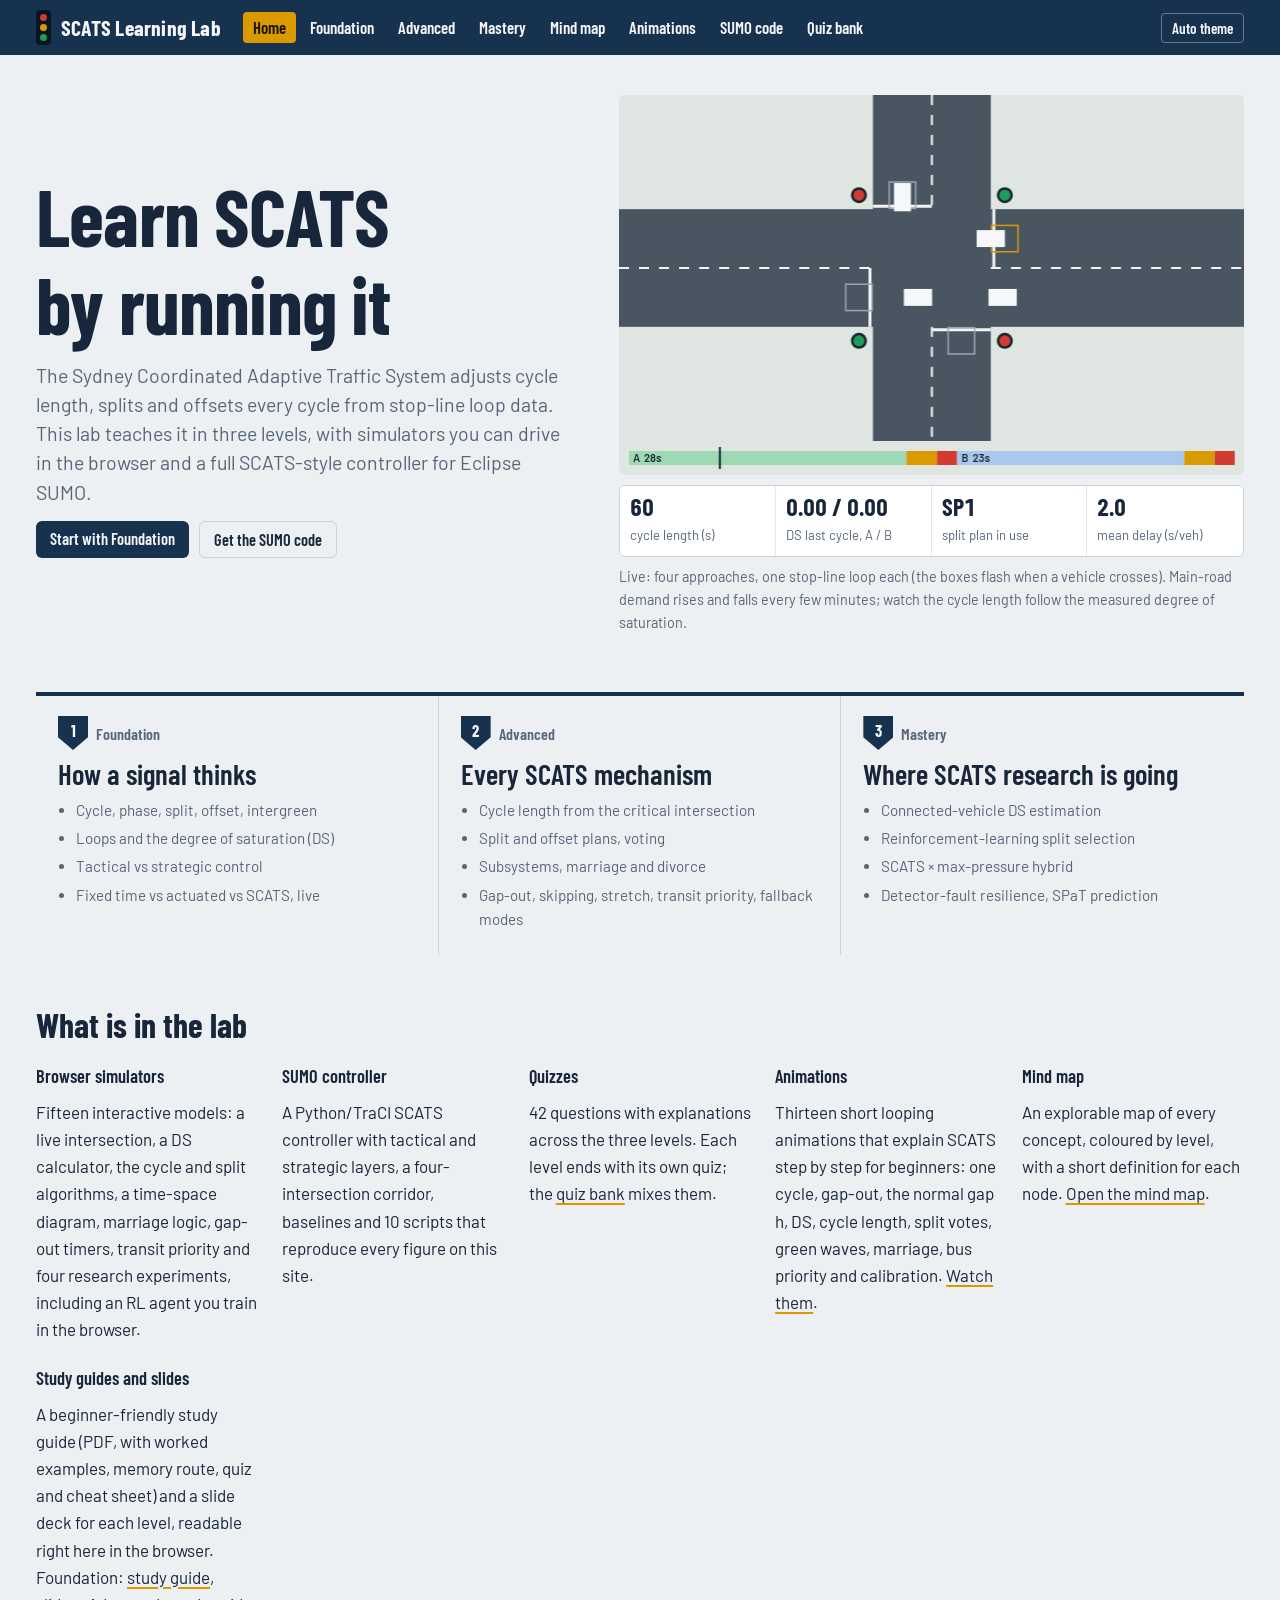
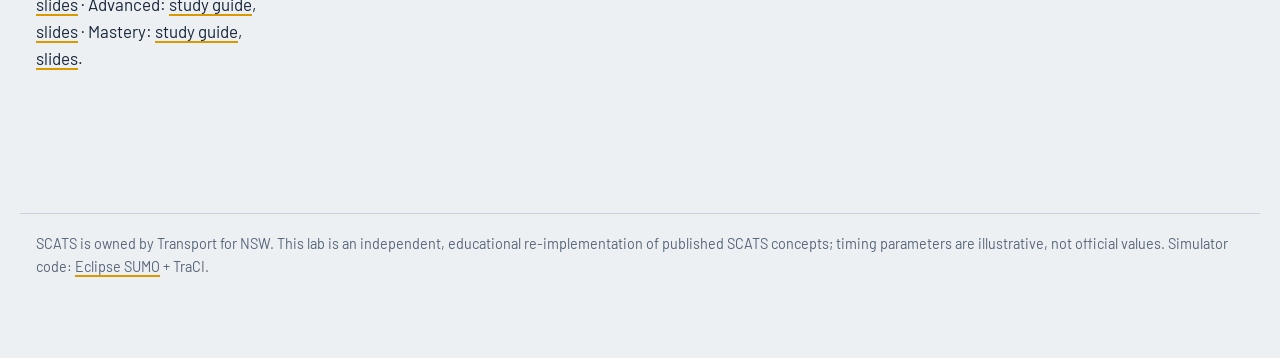
<file: docs/index.html>
<!doctype html>
<html lang="en">
<head>
<meta charset="utf-8">
<meta name="viewport" content="width=device-width, initial-scale=1, viewport-fit=cover">
<title>SCATS Learning Lab</title>
<meta name="claude:viewport-fit-sides" content="cover">
<meta name="description" content="Learn the Sydney Coordinated Adaptive Traffic System in three levels with live simulators, quizzes, a mind map and runnable SUMO code.">
<link rel="preconnect" href="https://fonts.googleapis.com"><link rel="preconnect" href="https://fonts.gstatic.com" crossorigin>
<link rel="stylesheet" href="https://fonts.googleapis.com/css2?family=Barlow+Condensed:wght@500;600;700&family=Barlow:ital,wght@0,400;0,500;0,600;1,400&family=JetBrains+Mono:wght@400;600&display=swap">
<link rel="stylesheet" href="css/site.css">
</head>
<body>
<main class="wrap">
  <section class="hero">
    <div>
      <h1>Learn SCATS by running it</h1>
      <p class="lede">The Sydney Coordinated Adaptive Traffic System adjusts cycle length, splits and offsets every cycle from stop-line loop data. This lab teaches it in three levels, with simulators you can drive in the browser and a full SCATS-style controller for Eclipse SUMO.</p>
      <div class="quiz-nav">
        <a class="btn" href="foundation.html" style="text-decoration:none">Start with Foundation</a>
        <a class="btn ghost" href="sumo.html" style="text-decoration:none">Get the SUMO code</a>
      </div>
    </div>
    <div>
      <canvas class="sim" id="heroSim" aria-label="Live simulation of an intersection under SCATS control"></canvas>
      <div class="readout" style="margin-top:10px" aria-live="off">
        <div><b id="hC">–</b><span>cycle length (s)</span></div>
        <div><b id="hDs">–</b><span>DS last cycle, A / B</span></div>
        <div><b id="hPlan">–</b><span>split plan in use</span></div>
        <div><b id="hDelay">–</b><span>mean delay (s/veh)</span></div>
      </div>
      <p class="muted" style="font-size:.9rem;margin-top:8px">Live: four approaches, one stop-line loop each (the boxes flash when a vehicle crosses). Main-road demand rises and falls every few minutes; watch the cycle length follow the measured degree of saturation.</p>
    </div>
  </section>

  <div class="levels">
    <a href="foundation.html">
      <span class="level-tag"><span class="shield">1</span>Foundation</span>
      <h3>How a signal thinks</h3>
      <ul><li>Cycle, phase, split, offset, intergreen</li><li>Loops and the degree of saturation (DS)</li><li>Tactical vs strategic control</li><li>Fixed time vs actuated vs SCATS, live</li></ul>
    </a>
    <a href="advanced.html">
      <span class="level-tag"><span class="shield">2</span>Advanced</span>
      <h3>Every SCATS mechanism</h3>
      <ul><li>Cycle length from the critical intersection</li><li>Split and offset plans, voting</li><li>Subsystems, marriage and divorce</li><li>Gap-out, skipping, stretch, transit priority, fallback modes</li></ul>
    </a>
    <a href="mastery.html">
      <span class="level-tag"><span class="shield">3</span>Mastery</span>
      <h3>Where SCATS research is going</h3>
      <ul><li>Connected-vehicle DS estimation</li><li>Reinforcement-learning split selection</li><li>SCATS × max-pressure hybrid</li><li>Detector-fault resilience, SPaT prediction</li></ul>
    </a>
  </div>

  <h2 id="kit">What is in the lab</h2>
  <div class="toolbelt">
    <div><h4>Browser simulators</h4><p>Fifteen interactive models: a live intersection, a DS calculator, the cycle and split algorithms, a time-space diagram, marriage logic, gap-out timers, transit priority and four research experiments, including an RL agent you train in the browser.</p></div>
    <div><h4>SUMO controller</h4><p>A Python/TraCI SCATS controller with tactical and strategic layers, a four-intersection corridor, baselines and 10 scripts that reproduce every figure on this site.</p></div>
    <div><h4>Quizzes</h4><p>42 questions with explanations across the three levels. Each level ends with its own quiz; the <a href="quiz.html">quiz bank</a> mixes them.</p></div>
    <div><h4>Animations</h4><p>Thirteen short looping animations that explain SCATS step by step for beginners: one cycle, gap-out, the normal gap h, DS, cycle length, split votes, green waves, marriage, bus priority and calibration. <a href="animations.html">Watch them</a>.</p></div>
    <div><h4>Mind map</h4><p>An explorable map of every concept, coloured by level, with a short definition for each node. <a href="mindmap.html">Open the mind map</a>.</p></div>
    <div><h4>Study guides and slides</h4><p>A beginner-friendly study guide (PDF, with worked examples, memory route, quiz and cheat sheet) and a slide deck for each level, readable right here in the browser. Foundation: <a href="viewer.html?doc=materials/SCATS_Foundation_Study_Guide.pdf&amp;mode=guide">study guide</a>, <a href="viewer.html?doc=materials/SCATS_Foundation_Presentation.pdf&amp;mode=slides&amp;dl=materials/SCATS_Foundation_Presentation.pptx">slides</a> · Advanced: <a href="viewer.html?doc=materials/SCATS_Advanced_Study_Guide.pdf&amp;mode=guide">study guide</a>, <a href="viewer.html?doc=materials/SCATS_Advanced_Presentation.pdf&amp;mode=slides&amp;dl=materials/SCATS_Advanced_Presentation.pptx">slides</a> · Mastery: <a href="viewer.html?doc=materials/SCATS_Mastery_Study_Guide.pdf&amp;mode=guide">study guide</a>, <a href="viewer.html?doc=materials/SCATS_Mastery_Presentation.pdf&amp;mode=slides&amp;dl=materials/SCATS_Mastery_Presentation.pptx">slides</a>.</p></div>
  </div>
</main>
<script src="js/engine.js"></script>
<script src="js/intersection-sim.js"></script>
<script src="js/common.js"></script>
<script>
  const sim = new IntersectionSim(document.getElementById('heroSim'), { mode: 'scats', speed: 6, compact: false });
  const base = { W: 650, E: 600, N: 300, S: 280 };
  let phase = 0;
  sim.on(r => {
    // a slow demand wave so the hero visibly adapts
    phase += r.dur / 900;
    const k = 0.75 + 0.55 * Math.max(0, Math.sin(phase));
    sim.setDemand({ W: base.W * k, E: base.E * k, N: base.N, S: base.S });
  });
  setInterval(() => {
    const s = sim.stats();
    hC.textContent = s.C.toFixed(0);
    hDs.textContent = `${s.ds.A.toFixed(2)} / ${s.ds.B.toFixed(2)}`;
    hPlan.textContent = 'SP' + (s.plan + 1);
    hDelay.textContent = s.avgDelay.toFixed(1);
  }, 500);
  const reduce = matchMedia('(prefers-reduced-motion: reduce)').matches;
  if (!reduce) sim.start(); else { for (let i = 0; i < 400; i++) sim.tick(); sim.draw(); }
  addEventListener('themechange', () => sim.draw());
</script>
</body>
</html>
</file>
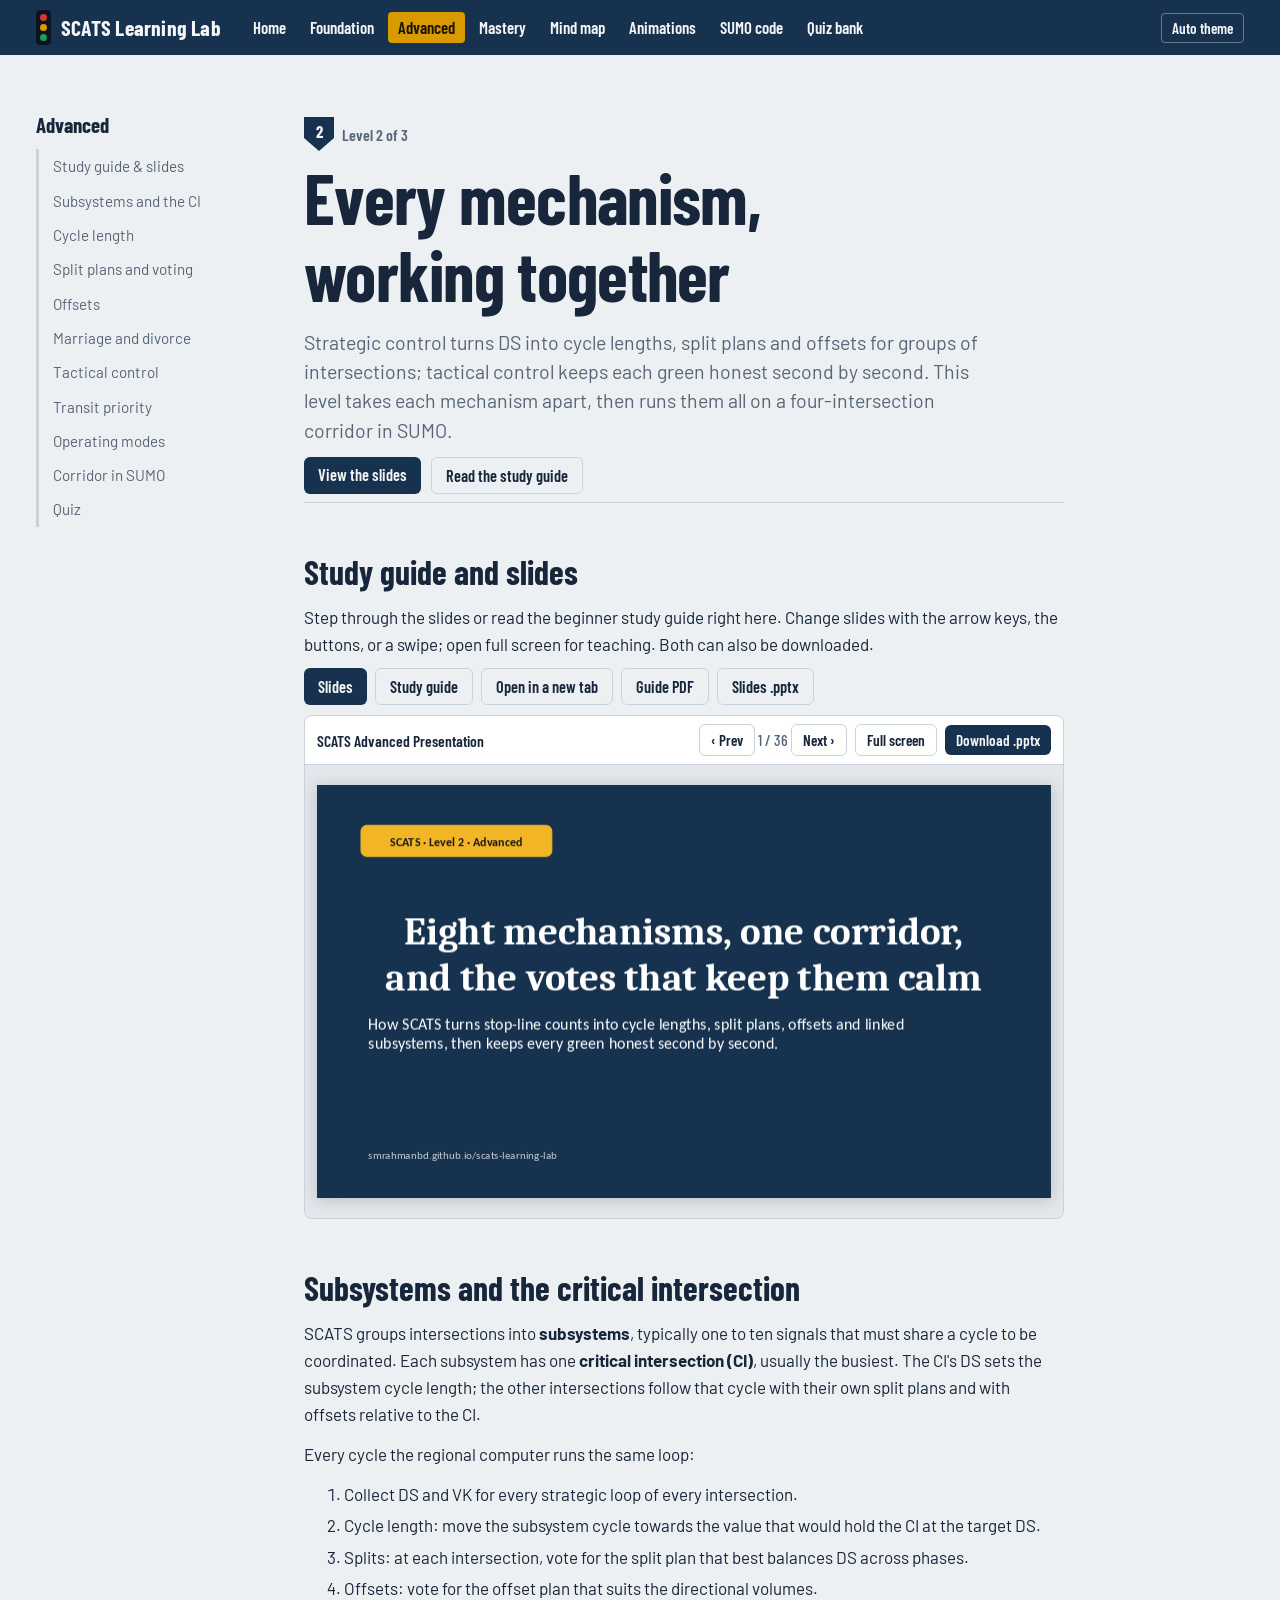
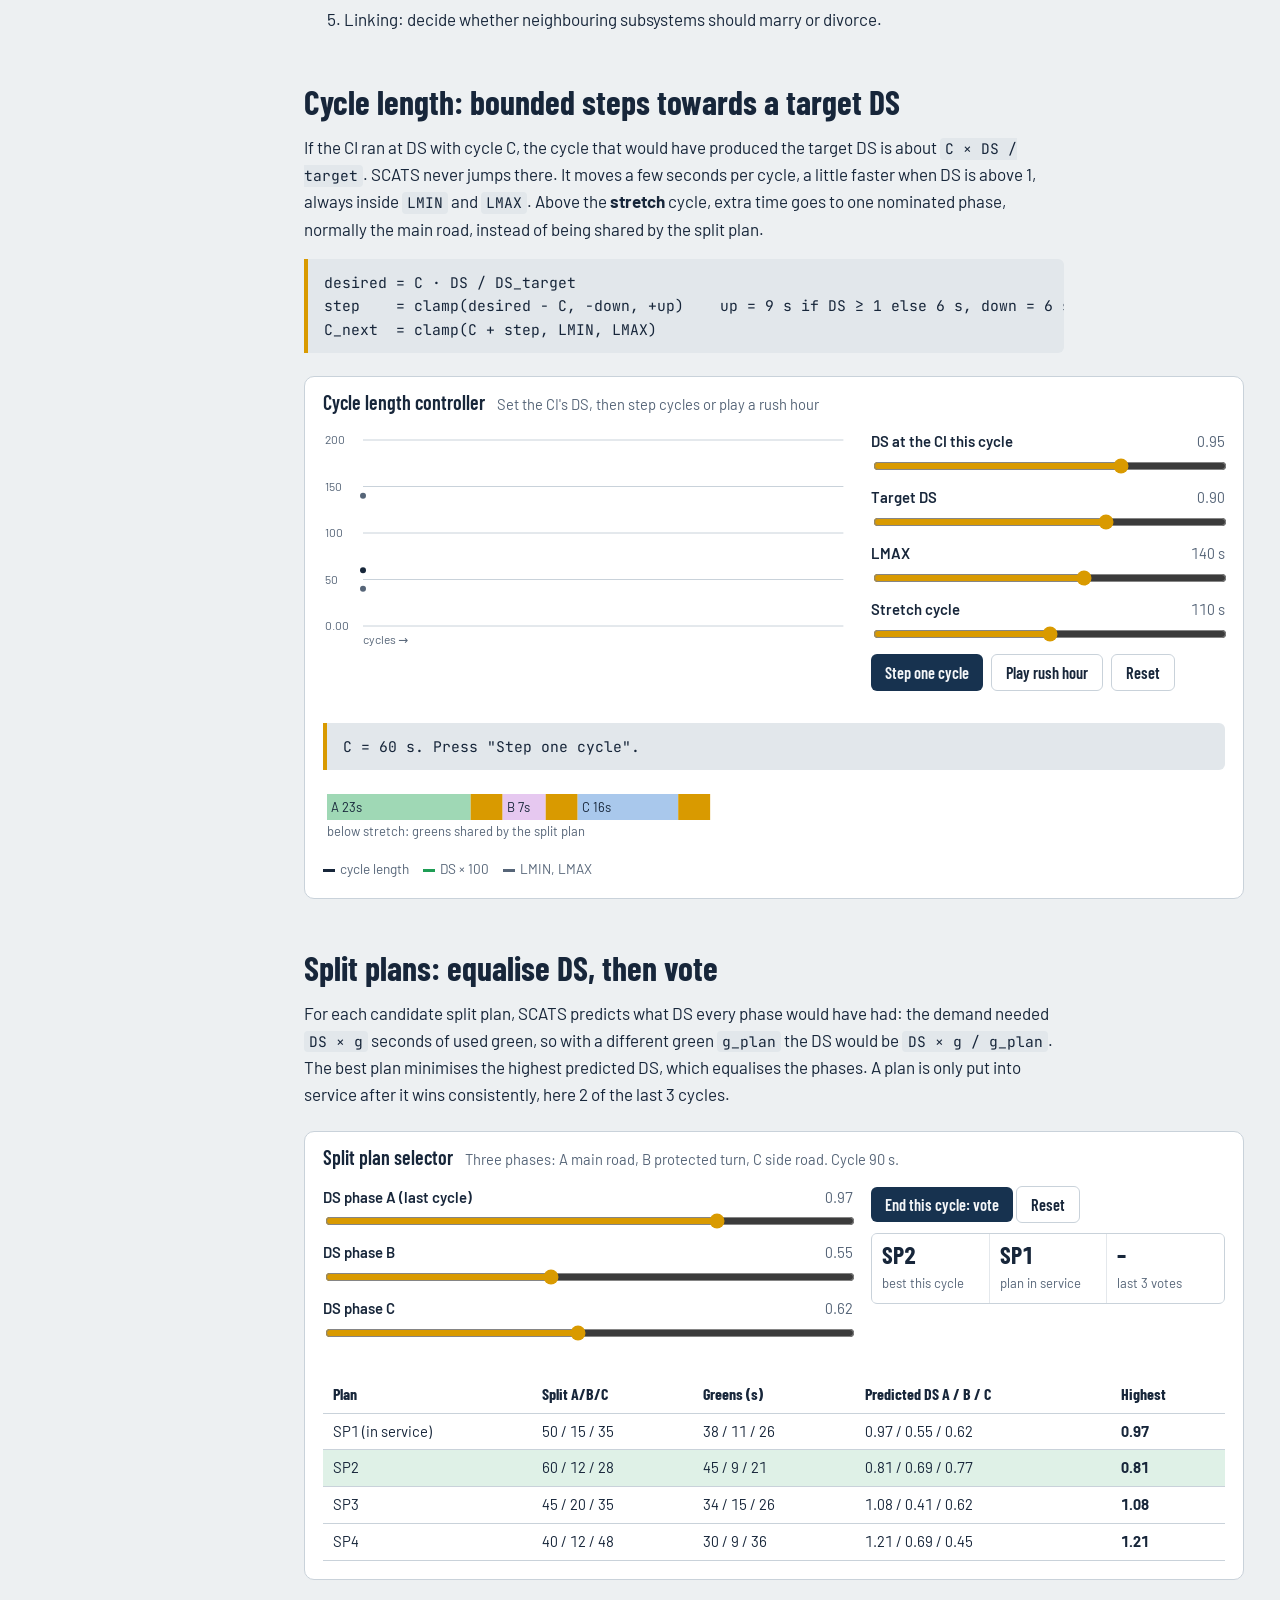
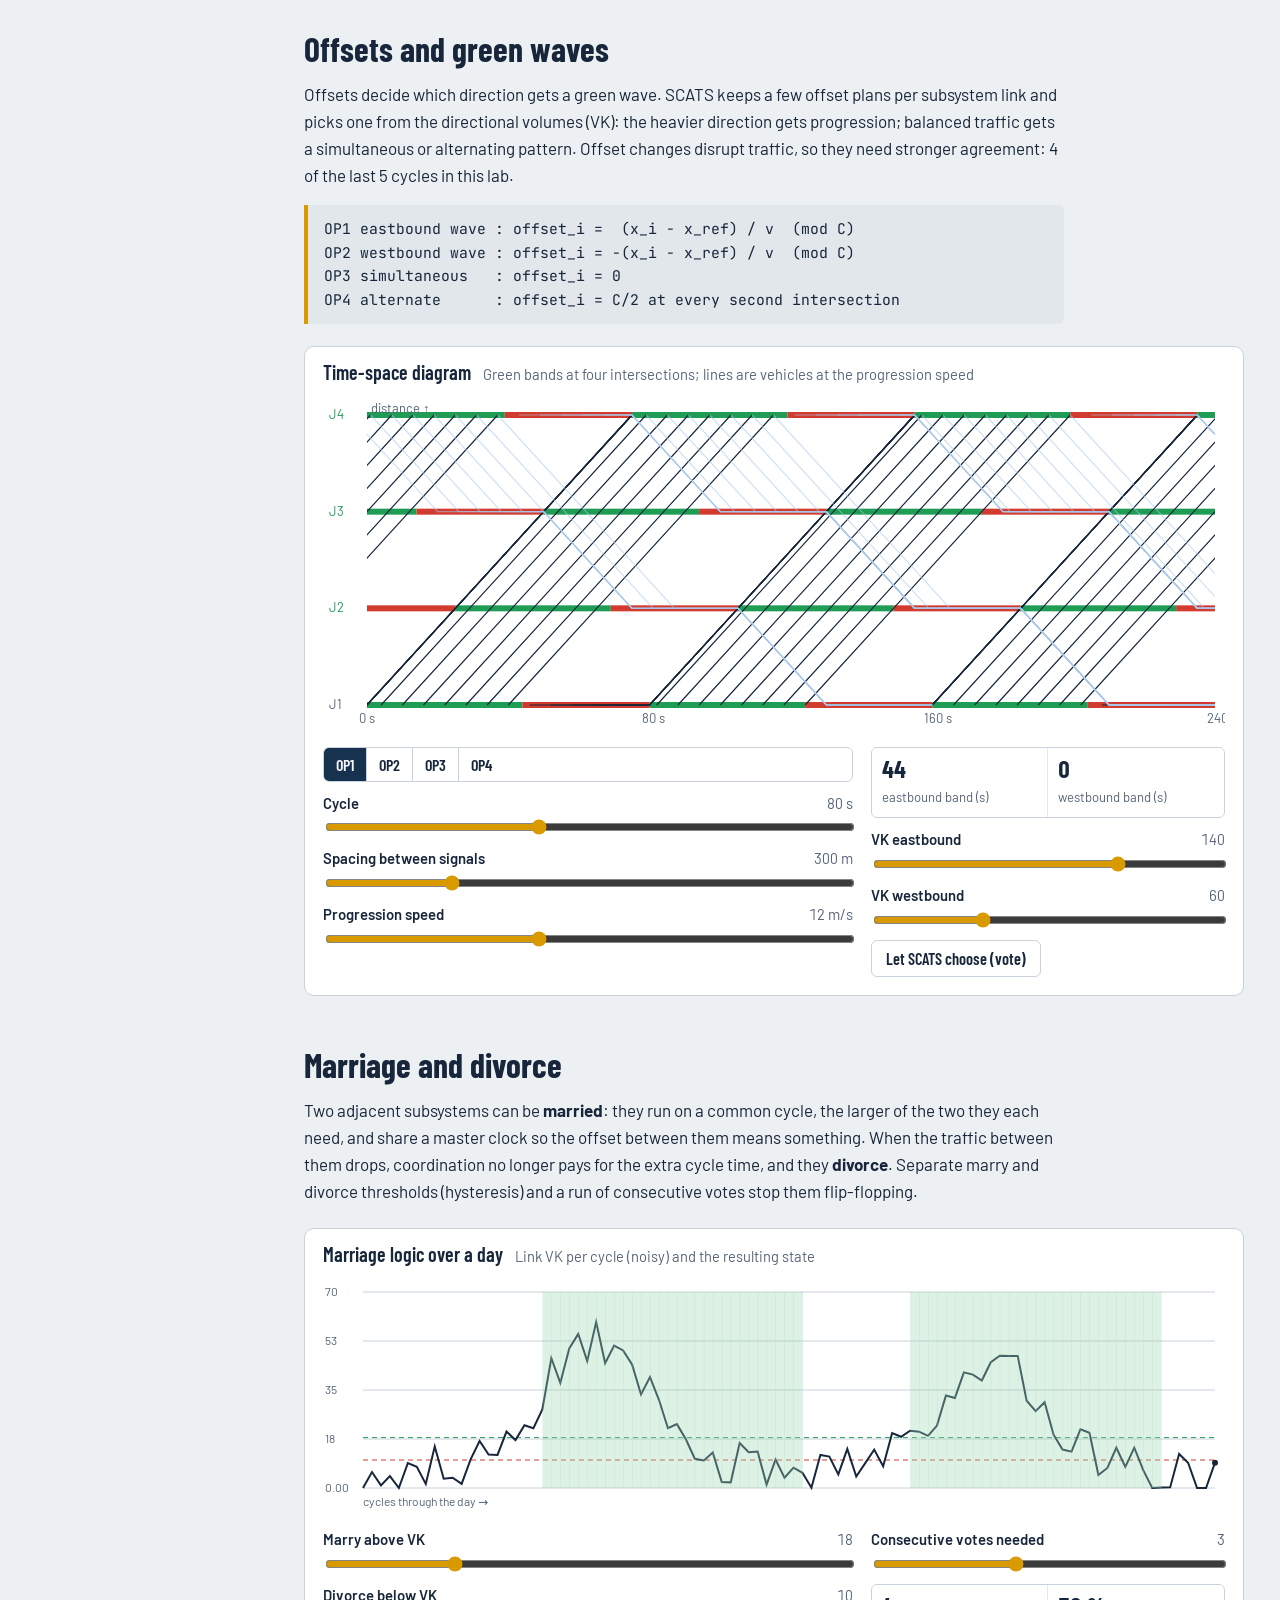
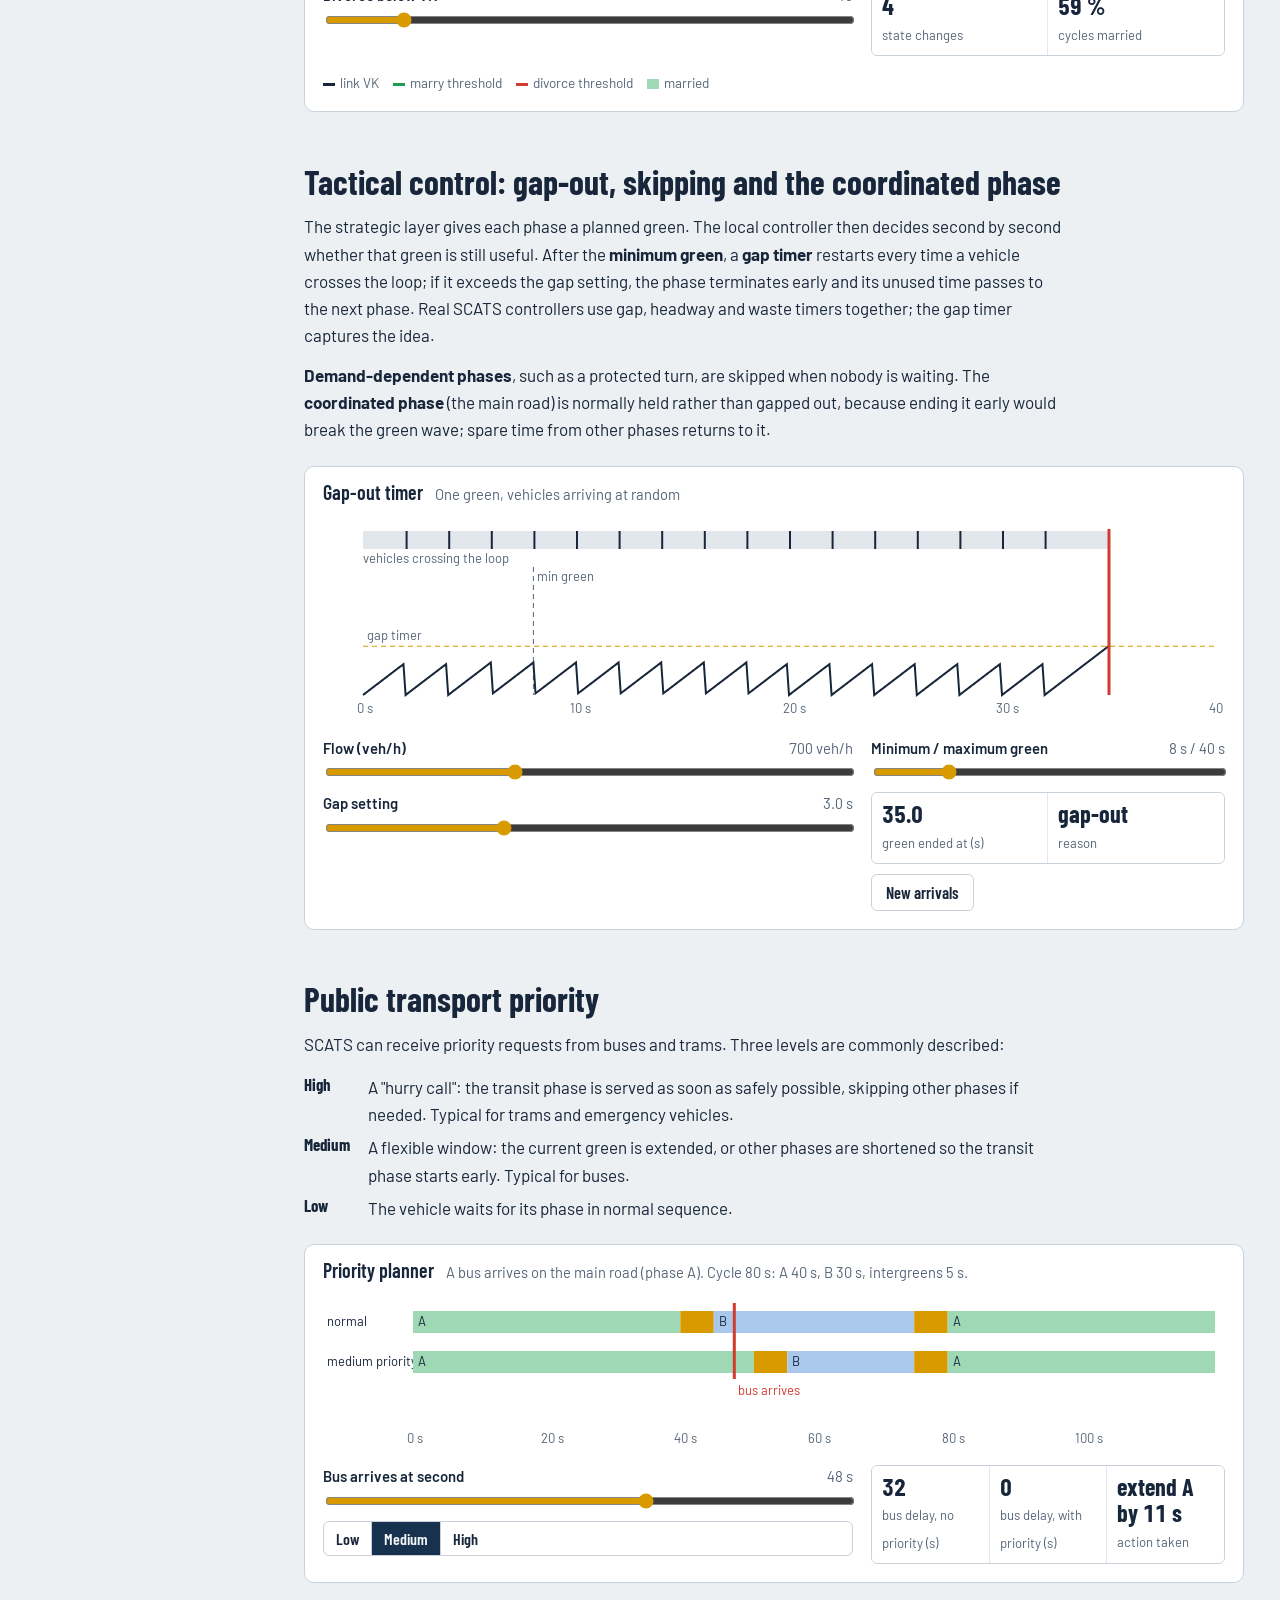
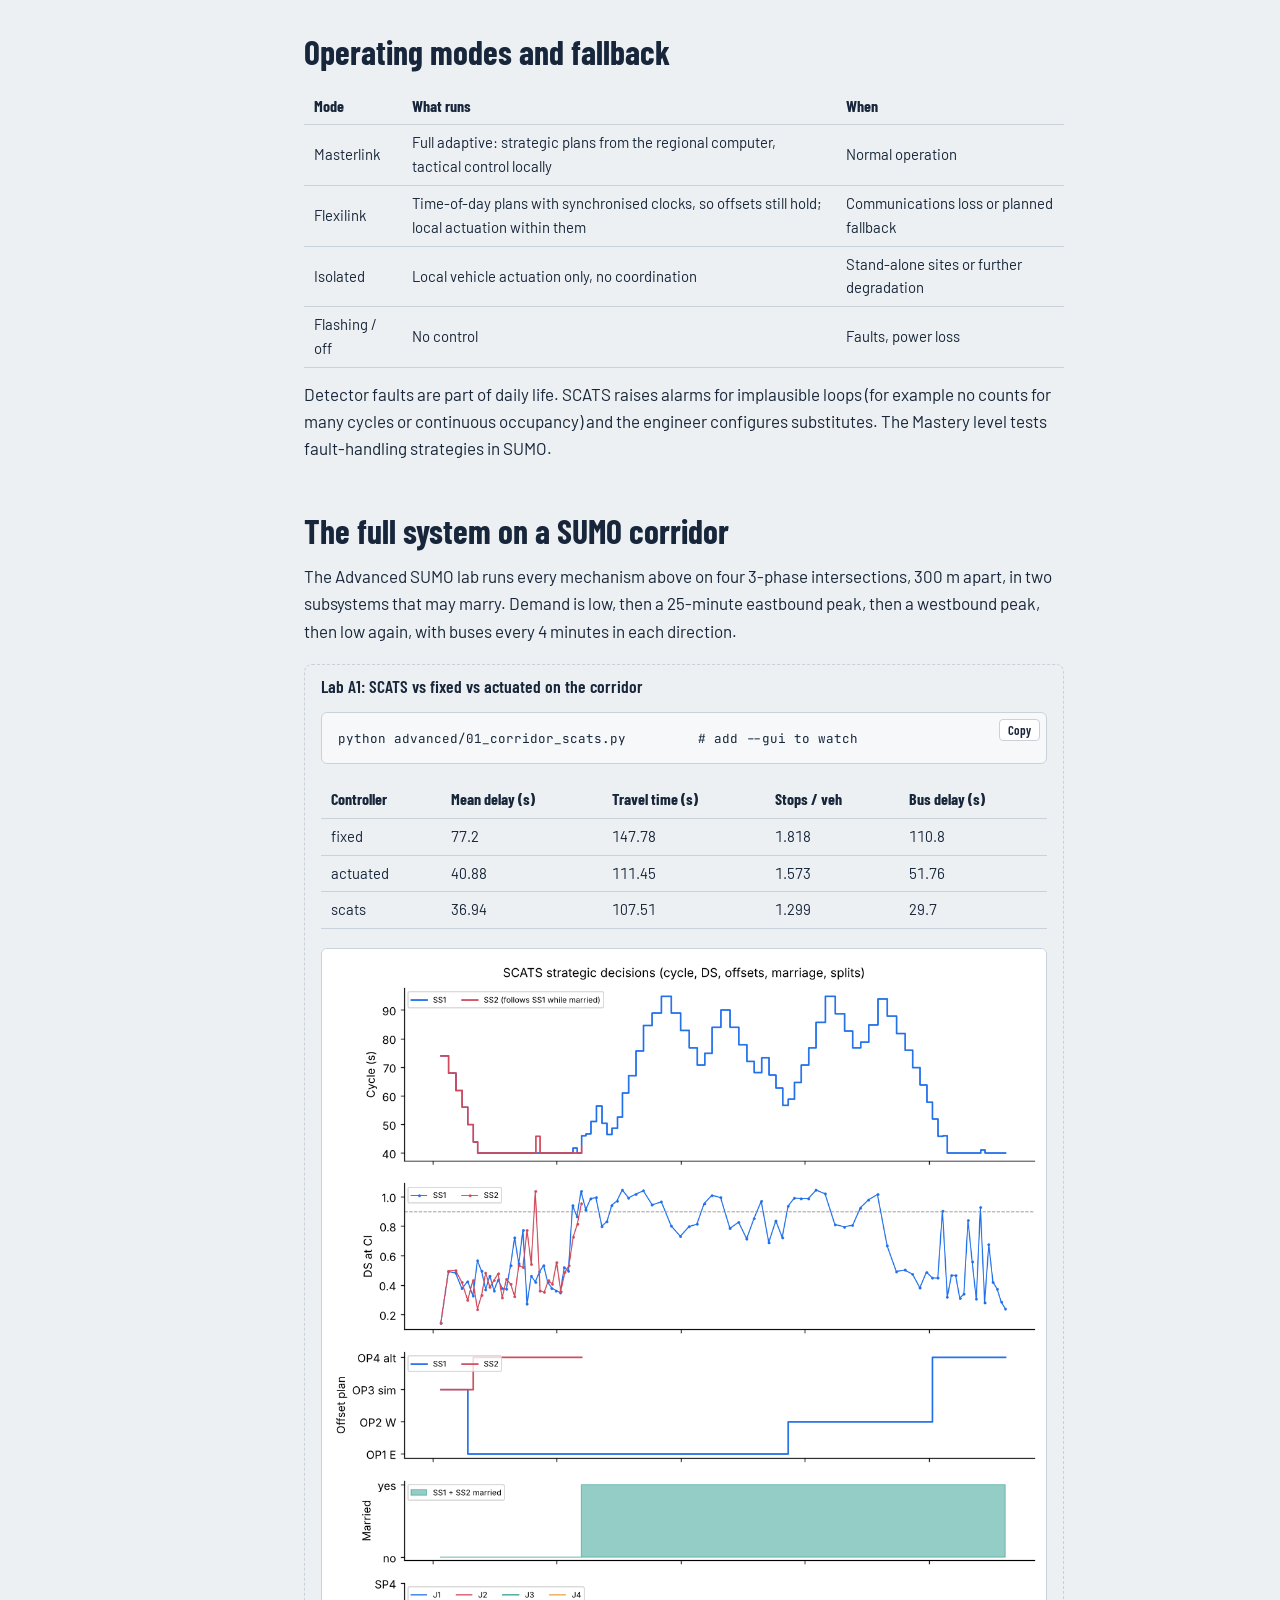
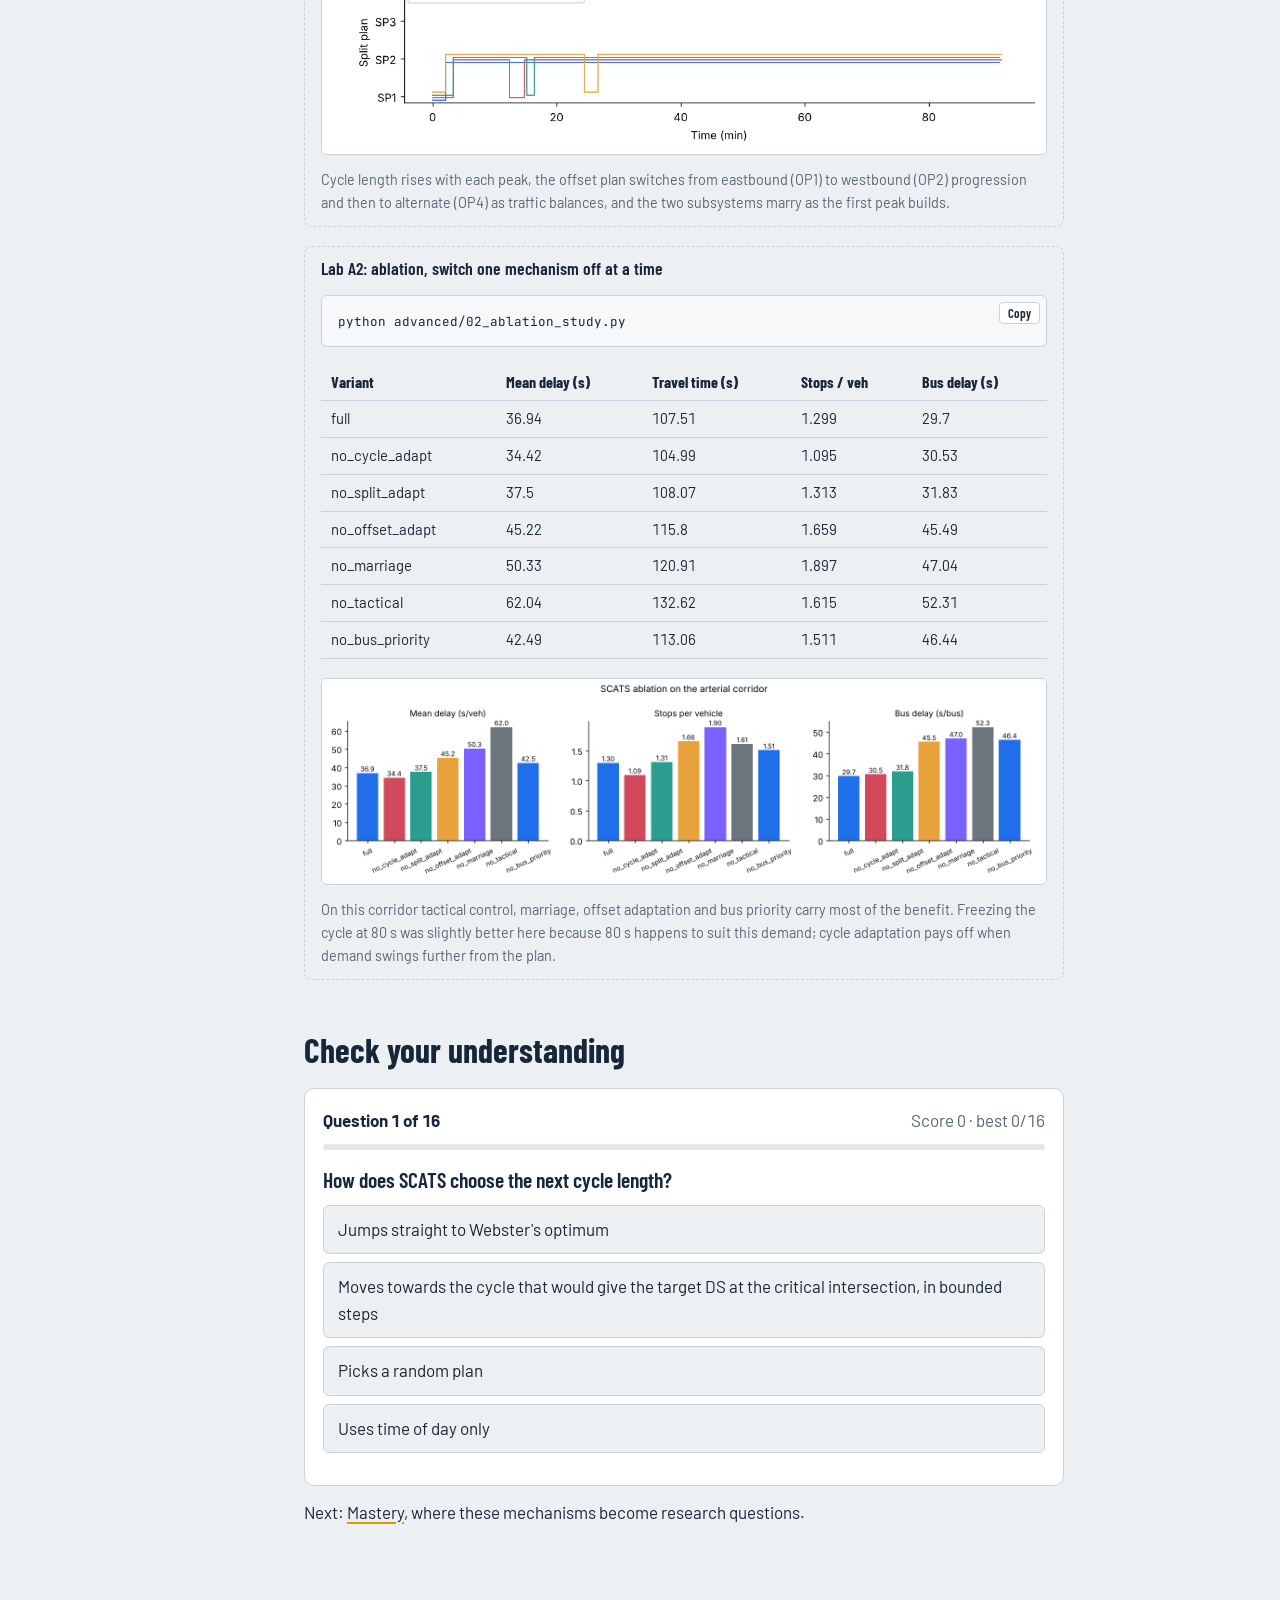
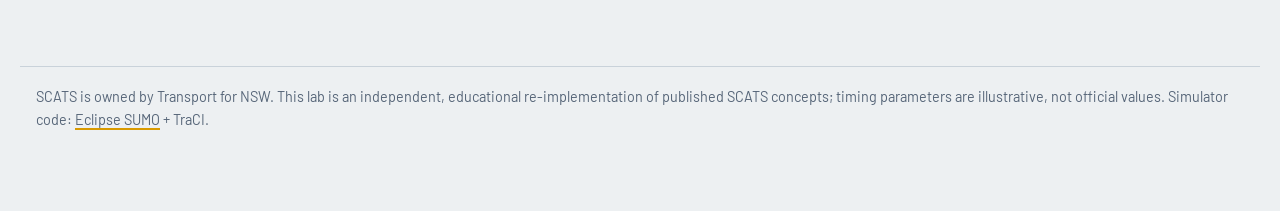
<file: docs/advanced.html>
<!doctype html>
<html lang="en">
<head>
<meta charset="utf-8">
<meta name="viewport" content="width=device-width, initial-scale=1, viewport-fit=cover">
<title>SCATS Advanced</title>
<meta name="claude:viewport-fit-sides" content="cover">
<link rel="preconnect" href="https://fonts.googleapis.com"><link rel="preconnect" href="https://fonts.gstatic.com" crossorigin>
<link rel="stylesheet" href="https://fonts.googleapis.com/css2?family=Barlow+Condensed:wght@500;600;700&family=Barlow:ital,wght@0,400;0,500;0,600;1,400&family=JetBrains+Mono:wght@400;600&display=swap">
<link rel="stylesheet" href="css/site.css">
</head>
<body>
<div class="wrap layout">
  <aside class="route" aria-label="On this page"><span class="level-name">Advanced</span><ol></ol></aside>
  <main class="content">
    <header class="level-head prose">
      <span class="level-tag"><span class="shield">2</span>Level 2 of 3</span>
      <h1>Every mechanism, working together</h1>
      <p class="lede">Strategic control turns DS into cycle lengths, split plans and offsets for groups of intersections; tactical control keeps each green honest second by second. This level takes each mechanism apart, then runs them all on a four-intersection corridor in SUMO.</p>
      <p class="materials-links" style="display:flex;gap:10px;flex-wrap:wrap;margin-top:12px"><a class="btn" style="text-decoration:none" href="#materials" data-open="slides">View the slides</a><a class="btn ghost" style="text-decoration:none" href="#materials" data-open="guide">Read the study guide</a></p>
    </header>

    <section class="prose" id="materials-sec">
      <h2 id="materials" data-short="Study guide &amp; slides">Study guide and slides</h2>
      <p>Step through the slides or read the beginner study guide right here. Change slides with the arrow keys, the buttons, or a swipe; open full screen for teaching. Both can also be downloaded.</p>
      <div class="mat-tabs" role="tablist" style="display:flex;gap:8px;flex-wrap:wrap;margin:10px 0">
        <button class="btn" type="button" role="tab" aria-selected="true" data-mode="slides" data-src="viewer.html?doc=materials/SCATS_Advanced_Presentation.pdf&amp;mode=slides&amp;dl=materials/SCATS_Advanced_Presentation.pptx&amp;embed=1">Slides</button>
        <button class="btn ghost" type="button" role="tab" aria-selected="false" data-mode="guide" data-src="viewer.html?doc=materials/SCATS_Advanced_Study_Guide.pdf&amp;mode=guide&amp;embed=1">Study guide</button>
        <a class="btn ghost" id="matFull" style="text-decoration:none" href="viewer.html?doc=materials/SCATS_Advanced_Presentation.pdf&amp;mode=slides&amp;dl=materials/SCATS_Advanced_Presentation.pptx" target="_blank" rel="noopener">Open in a new tab</a>
        <a class="btn ghost" style="text-decoration:none" href="materials/SCATS_Advanced_Study_Guide.pdf" download>Guide PDF</a>
        <a class="btn ghost" style="text-decoration:none" href="materials/SCATS_Advanced_Presentation.pptx" download>Slides .pptx</a>
      </div>
      <div id="matFrame" style="border:1px solid var(--line);border-radius:8px;overflow:hidden;aspect-ratio:16/10.6;width:100%;background:var(--sunk)">
        <iframe id="matIframe" title="SCATS Advanced slides and study guide" src="viewer.html?doc=materials/SCATS_Advanced_Presentation.pdf&amp;mode=slides&amp;dl=materials/SCATS_Advanced_Presentation.pptx&amp;embed=1" loading="lazy" allowfullscreen style="width:100%;height:100%;border:0;display:block"></iframe>
      </div>
      <script>
      (function () {
        var tabs = document.querySelectorAll('.mat-tabs [data-mode]'), ifr = document.getElementById('matIframe'),
            box = document.getElementById('matFrame'), full = document.getElementById('matFull');
        function pick(mode) {
          tabs.forEach(function (b) {
            var on = b.dataset.mode === mode;
            b.className = on ? 'btn' : 'btn ghost'; b.setAttribute('aria-selected', on);
            if (on) { ifr.src = b.dataset.src; full.href = b.dataset.src.replace('&embed=1', ''); }
          });
          if (mode === 'guide') { box.style.aspectRatio = 'auto'; box.style.height = '85vh'; }
          else { box.style.height = ''; box.style.aspectRatio = '16/10.6'; }
        }
        tabs.forEach(function (b) { b.addEventListener('click', function () { pick(b.dataset.mode); }); });
        document.querySelectorAll('[data-open]').forEach(function (a) { a.addEventListener('click', function () { pick(a.dataset.open); }); });
      })();
      </script>
    </section>

    <section class="prose">
      <h2 id="subsys" data-short="Subsystems and the CI">Subsystems and the critical intersection</h2>
      <p>SCATS groups intersections into <strong>subsystems</strong>, typically one to ten signals that must share a cycle to be coordinated. Each subsystem has one <strong>critical intersection (CI)</strong>, usually the busiest. The CI's DS sets the subsystem cycle length; the other intersections follow that cycle with their own split plans and with offsets relative to the CI.</p>
      <p>Every cycle the regional computer runs the same loop:</p>
      <ol>
        <li>Collect DS and VK for every strategic loop of every intersection.</li>
        <li>Cycle length: move the subsystem cycle towards the value that would hold the CI at the target DS.</li>
        <li>Splits: at each intersection, vote for the split plan that best balances DS across phases.</li>
        <li>Offsets: vote for the offset plan that suits the directional volumes.</li>
        <li>Linking: decide whether neighbouring subsystems should marry or divorce.</li>
      </ol>
    </section>

    <section class="prose">
      <h2 id="cycle" data-short="Cycle length">Cycle length: bounded steps towards a target DS</h2>
      <p>If the CI ran at DS with cycle C, the cycle that would have produced the target DS is about <code>C × DS / target</code>. SCATS never jumps there. It moves a few seconds per cycle, a little faster when DS is above 1, always inside <code>LMIN</code> and <code>LMAX</code>. Above the <strong>stretch</strong> cycle, extra time goes to one nominated phase, normally the main road, instead of being shared by the split plan.</p>
      <div class="formula">desired = C · DS / DS_target
step    = clamp(desired − C, −down, +up)    up = 9 s if DS ≥ 1 else 6 s, down = 6 s
C_next  = clamp(C + step, LMIN, LMAX)</div>
    </section>
    <div class="bay">
      <div class="bay-head"><h4>Cycle length controller</h4><span class="hint">Set the CI's DS, then step cycles or play a rush hour</span></div>
      <div class="bay-body">
        <div class="bay-split">
          <canvas class="chart" id="clCv" style="height:220px" aria-label="Cycle length over cycles"></canvas>
          <div class="controls">
            <div class="ctl"><label for="clDs">DS at the CI this cycle</label><output id="clDso"></output><input type="range" id="clDs" min="0.1" max="1.3" step="0.01" value="0.95"></div>
            <div class="ctl"><label for="clT">Target DS</label><output id="clTo"></output><input type="range" id="clT" min="0.7" max="1.0" step="0.01" value="0.9"></div>
            <div class="ctl"><label for="clMax">LMAX</label><output id="clMaxo"></output><input type="range" id="clMax" min="80" max="180" step="5" value="140"></div>
            <div class="ctl"><label for="clStr">Stretch cycle</label><output id="clStro"></output><input type="range" id="clStr" min="60" max="160" step="5" value="110"></div>
            <div style="display:flex;gap:8px;flex-wrap:wrap"><button class="btn" type="button" id="clStep">Step one cycle</button><button class="btn ghost" type="button" id="clPlay">Play rush hour</button><button class="btn ghost" type="button" id="clReset">Reset</button></div>
          </div>
        </div>
        <div class="formula" id="clF"></div>
        <canvas class="chart" id="clBar" style="height:56px" aria-label="Green allocation at the current cycle"></canvas>
        <div class="legend"><span><i style="background:var(--fg)"></i>cycle length</span><span><i style="background:var(--go)"></i>DS × 100</span><span><i style="background:var(--muted)"></i>LMIN, LMAX</span></div>
      </div>
    </div>

    <section class="prose">
      <h2 id="splits" data-short="Split plans and voting">Split plans: equalise DS, then vote</h2>
      <p>For each candidate split plan, SCATS predicts what DS every phase would have had: the demand needed <code>DS × g</code> seconds of used green, so with a different green <code>g_plan</code> the DS would be <code>DS × g / g_plan</code>. The best plan minimises the highest predicted DS, which equalises the phases. A plan is only put into service after it wins consistently, here 2 of the last 3 cycles.</p>
    </section>
    <div class="bay">
      <div class="bay-head"><h4>Split plan selector</h4><span class="hint">Three phases: A main road, B protected turn, C side road. Cycle 90 s.</span></div>
      <div class="bay-body">
        <div class="bay-split">
          <div class="controls">
            <div class="ctl"><label for="spA">DS phase A (last cycle)</label><output id="spAo"></output><input type="range" id="spA" min="0" max="1.3" step="0.01" value="0.97"></div>
            <div class="ctl"><label for="spB">DS phase B</label><output id="spBo"></output><input type="range" id="spB" min="0" max="1.3" step="0.01" value="0.55"></div>
            <div class="ctl"><label for="spC">DS phase C</label><output id="spCo"></output><input type="range" id="spC" min="0" max="1.3" step="0.01" value="0.62"></div>
          </div>
          <div class="controls">
            <div><button class="btn" type="button" id="spVote">End this cycle: vote</button> <button class="btn ghost" type="button" id="spReset">Reset</button></div>
            <div class="readout"><div><b id="spWin">–</b><span>best this cycle</span></div><div><b id="spCur">SP1</b><span>plan in service</span></div><div><b id="spHist">–</b><span>last 3 votes</span></div></div>
          </div>
        </div>
        <div class="table-scroll"><table class="data" id="spT"><thead><tr><th>Plan</th><th>Split A/B/C</th><th>Greens (s)</th><th>Predicted DS A / B / C</th><th>Highest</th></tr></thead><tbody></tbody></table></div>
      </div>
    </div>

    <section class="prose">
      <h2 id="offsets" data-short="Offsets">Offsets and green waves</h2>
      <p>Offsets decide which direction gets a green wave. SCATS keeps a few offset plans per subsystem link and picks one from the directional volumes (VK): the heavier direction gets progression; balanced traffic gets a simultaneous or alternating pattern. Offset changes disrupt traffic, so they need stronger agreement: 4 of the last 5 cycles in this lab.</p>
      <div class="formula">OP1 eastbound wave : offset_i =  (x_i − x_ref) / v  (mod C)
OP2 westbound wave : offset_i = −(x_i − x_ref) / v  (mod C)
OP3 simultaneous   : offset_i = 0
OP4 alternate      : offset_i = C/2 at every second intersection</div>
    </section>
    <div class="bay">
      <div class="bay-head"><h4>Time-space diagram</h4><span class="hint">Green bands at four intersections; lines are vehicles at the progression speed</span></div>
      <div class="bay-body">
        <canvas class="chart" id="tsCv" style="height:330px" aria-label="Time-space diagram"></canvas>
        <div class="bay-split">
          <div class="controls">
            <div class="seg" role="group" aria-label="Offset plan" id="tsPlans"><button type="button" data-p="0" aria-pressed="true">OP1</button><button type="button" data-p="1">OP2</button><button type="button" data-p="2">OP3</button><button type="button" data-p="3">OP4</button></div>
            <div class="ctl"><label for="tsC">Cycle</label><output id="tsCo"></output><input type="range" id="tsC" min="40" max="140" value="80"></div>
            <div class="ctl"><label for="tsX">Spacing between signals</label><output id="tsXo"></output><input type="range" id="tsX" min="150" max="800" step="10" value="300"></div>
            <div class="ctl"><label for="tsV">Progression speed</label><output id="tsVo"></output><input type="range" id="tsV" min="8" max="18" step="0.5" value="12"></div>
          </div>
          <div class="controls">
            <div class="readout"><div><b id="tsBe">–</b><span>eastbound band (s)</span></div><div><b id="tsBw">–</b><span>westbound band (s)</span></div></div>
            <div class="ctl"><label for="tsE">VK eastbound</label><output id="tsEo"></output><input type="range" id="tsE" min="0" max="200" value="140"></div>
            <div class="ctl"><label for="tsW">VK westbound</label><output id="tsWo"></output><input type="range" id="tsW" min="0" max="200" value="60"></div>
            <div><button class="btn ghost" type="button" id="tsAuto">Let SCATS choose (vote)</button> <span class="muted" id="tsVoteTxt"></span></div>
          </div>
        </div>
      </div>
    </div>

    <section class="prose">
      <h2 id="marriage" data-short="Marriage and divorce">Marriage and divorce</h2>
      <p>Two adjacent subsystems can be <strong>married</strong>: they run on a common cycle, the larger of the two they each need, and share a master clock so the offset between them means something. When the traffic between them drops, coordination no longer pays for the extra cycle time, and they <strong>divorce</strong>. Separate marry and divorce thresholds (hysteresis) and a run of consecutive votes stop them flip-flopping.</p>
    </section>
    <div class="bay">
      <div class="bay-head"><h4>Marriage logic over a day</h4><span class="hint">Link VK per cycle (noisy) and the resulting state</span></div>
      <div class="bay-body">
        <canvas class="chart" id="mgCv" style="height:230px" aria-label="Link volume and marriage state"></canvas>
        <div class="bay-split">
          <div class="controls">
            <div class="ctl"><label for="mgM">Marry above VK</label><output id="mgMo"></output><input type="range" id="mgM" min="5" max="60" value="18"></div>
            <div class="ctl"><label for="mgD">Divorce below VK</label><output id="mgDo"></output><input type="range" id="mgD" min="2" max="60" value="10"></div>
          </div>
          <div class="controls">
            <div class="ctl"><label for="mgV">Consecutive votes needed</label><output id="mgVo"></output><input type="range" id="mgV" min="1" max="6" value="3"></div>
            <div class="readout"><div><b id="mgSw">–</b><span>state changes</span></div><div><b id="mgPct">–</b><span>cycles married</span></div></div>
          </div>
        </div>
        <div class="legend"><span><i style="background:var(--fg)"></i>link VK</span><span><i style="background:var(--go)"></i>marry threshold</span><span><i style="background:var(--stop)"></i>divorce threshold</span><span><i style="background:var(--phase-a);height:10px"></i>married</span></div>
      </div>
    </div>

    <section class="prose">
      <h2 id="tactical" data-short="Tactical control">Tactical control: gap-out, skipping and the coordinated phase</h2>
      <p>The strategic layer gives each phase a planned green. The local controller then decides second by second whether that green is still useful. After the <strong>minimum green</strong>, a <strong>gap timer</strong> restarts every time a vehicle crosses the loop; if it exceeds the gap setting, the phase terminates early and its unused time passes to the next phase. Real SCATS controllers use gap, headway and waste timers together; the gap timer captures the idea.</p>
      <p><strong>Demand-dependent phases</strong>, such as a protected turn, are skipped when nobody is waiting. The <strong>coordinated phase</strong> (the main road) is normally held rather than gapped out, because ending it early would break the green wave; spare time from other phases returns to it.</p>
    </section>
    <div class="bay">
      <div class="bay-head"><h4>Gap-out timer</h4><span class="hint">One green, vehicles arriving at random</span></div>
      <div class="bay-body">
        <canvas class="chart" id="goCv" style="height:200px" aria-label="Gap timer during one green"></canvas>
        <div class="bay-split">
          <div class="controls">
            <div class="ctl"><label for="goQ">Flow (veh/h)</label><output id="goQo"></output><input type="range" id="goQ" min="100" max="1800" step="50" value="700"></div>
            <div class="ctl"><label for="goG">Gap setting</label><output id="goGo"></output><input type="range" id="goG" min="1.5" max="6" step="0.5" value="3"></div>
          </div>
          <div class="controls">
            <div class="ctl"><label for="goMin">Minimum / maximum green</label><output id="goMino"></output><input type="range" id="goMin" min="5" max="20" value="8"></div>
            <div class="readout"><div><b id="goEnd">–</b><span>green ended at (s)</span></div><div><b id="goWhy">–</b><span>reason</span></div></div>
            <div><button class="btn ghost" type="button" id="goNew">New arrivals</button></div>
          </div>
        </div>
      </div>
    </div>

    <section class="prose">
      <h2 id="priority" data-short="Transit priority">Public transport priority</h2>
      <p>SCATS can receive priority requests from buses and trams. Three levels are commonly described:</p>
      <dl class="defs">
        <dt>High</dt><dd>A "hurry call": the transit phase is served as soon as safely possible, skipping other phases if needed. Typical for trams and emergency vehicles.</dd>
        <dt>Medium</dt><dd>A flexible window: the current green is extended, or other phases are shortened so the transit phase starts early. Typical for buses.</dd>
        <dt>Low</dt><dd>The vehicle waits for its phase in normal sequence.</dd>
      </dl>
    </section>
    <div class="bay">
      <div class="bay-head"><h4>Priority planner</h4><span class="hint">A bus arrives on the main road (phase A). Cycle 80 s: A 40 s, B 30 s, intergreens 5 s.</span></div>
      <div class="bay-body">
        <canvas class="chart" id="ptCv" style="height:150px" aria-label="Signal timeline with and without priority"></canvas>
        <div class="bay-split">
          <div class="controls">
            <div class="ctl"><label for="ptT">Bus arrives at second</label><output id="ptTo"></output><input type="range" id="ptT" min="0" max="79" value="48"></div>
            <div class="seg" role="group" aria-label="Priority level" id="ptLv"><button type="button" data-l="low">Low</button><button type="button" data-l="medium" aria-pressed="true">Medium</button><button type="button" data-l="high">High</button></div>
          </div>
          <div class="readout"><div><b id="ptD0">–</b><span>bus delay, no priority (s)</span></div><div><b id="ptD1">–</b><span>bus delay, with priority (s)</span></div><div><b id="ptX">–</b><span>action taken</span></div></div>
        </div>
      </div>
    </div>

    <section class="prose">
      <h2 id="modes" data-short="Operating modes">Operating modes and fallback</h2>
      <div class="table-scroll"><table class="data">
        <thead><tr><th>Mode</th><th>What runs</th><th>When</th></tr></thead>
        <tbody>
          <tr><td>Masterlink</td><td>Full adaptive: strategic plans from the regional computer, tactical control locally</td><td>Normal operation</td></tr>
          <tr><td>Flexilink</td><td>Time-of-day plans with synchronised clocks, so offsets still hold; local actuation within them</td><td>Communications loss or planned fallback</td></tr>
          <tr><td>Isolated</td><td>Local vehicle actuation only, no coordination</td><td>Stand-alone sites or further degradation</td></tr>
          <tr><td>Flashing / off</td><td>No control</td><td>Faults, power loss</td></tr>
        </tbody></table></div>
      <p>Detector faults are part of daily life. SCATS raises alarms for implausible loops (for example no counts for many cycles or continuous occupancy) and the engineer configures substitutes. The Mastery level tests fault-handling strategies in SUMO.</p>
    </section>

    <section class="prose">
      <h2 id="sumo" data-short="Corridor in SUMO">The full system on a SUMO corridor</h2>
      <p>The Advanced SUMO lab runs every mechanism above on four 3-phase intersections, 300 m apart, in two subsystems that may marry. Demand is low, then a 25-minute eastbound peak, then a westbound peak, then low again, with buses every 4 minutes in each direction.</p>
      <div class="runit"><h4>Lab A1: SCATS vs fixed vs actuated on the corridor</h4>
        <pre><code>python advanced/01_corridor_scats.py         # add --gui to watch</code></pre>
        <div id="advTable" class="table-scroll"></div>
        <figure><img src="assets/results/advanced_strategic_timeline.png" alt="SCATS strategic decisions over 90 minutes: cycle length, DS at the critical intersection, offset plan, marriage state and split plans" loading="lazy"><figcaption>Cycle length rises with each peak, the offset plan switches from eastbound (OP1) to westbound (OP2) progression and then to alternate (OP4) as traffic balances, and the two subsystems marry as the first peak builds.</figcaption></figure>
      </div>
      <div class="runit"><h4>Lab A2: ablation, switch one mechanism off at a time</h4>
        <pre><code>python advanced/02_ablation_study.py</code></pre>
        <div id="ablTable" class="table-scroll"></div>
        <figure><img src="assets/results/advanced_ablation.png" alt="Bar charts of delay, stops and bus delay for each ablation variant" loading="lazy"><figcaption>On this corridor tactical control, marriage, offset adaptation and bus priority carry most of the benefit. Freezing the cycle at 80 s was slightly better here because 80 s happens to suit this demand; cycle adaptation pays off when demand swings further from the plan.</figcaption></figure>
      </div>
    </section>

    <section class="prose">
      <h2 id="quiz" data-short="Quiz">Check your understanding</h2>
      <div class="quiz" id="quizA"></div>
      <p>Next: <a href="mastery.html">Mastery</a>, where these mechanisms become research questions.</p>
    </section>
  </main>
</div>
<script src="js/engine.js"></script>
<script src="js/quizdata.js"></script>
<script src="js/results.js"></script>
<script src="js/common.js"></script>
<script src="js/advanced.js"></script>
</body>
</html>
</file>
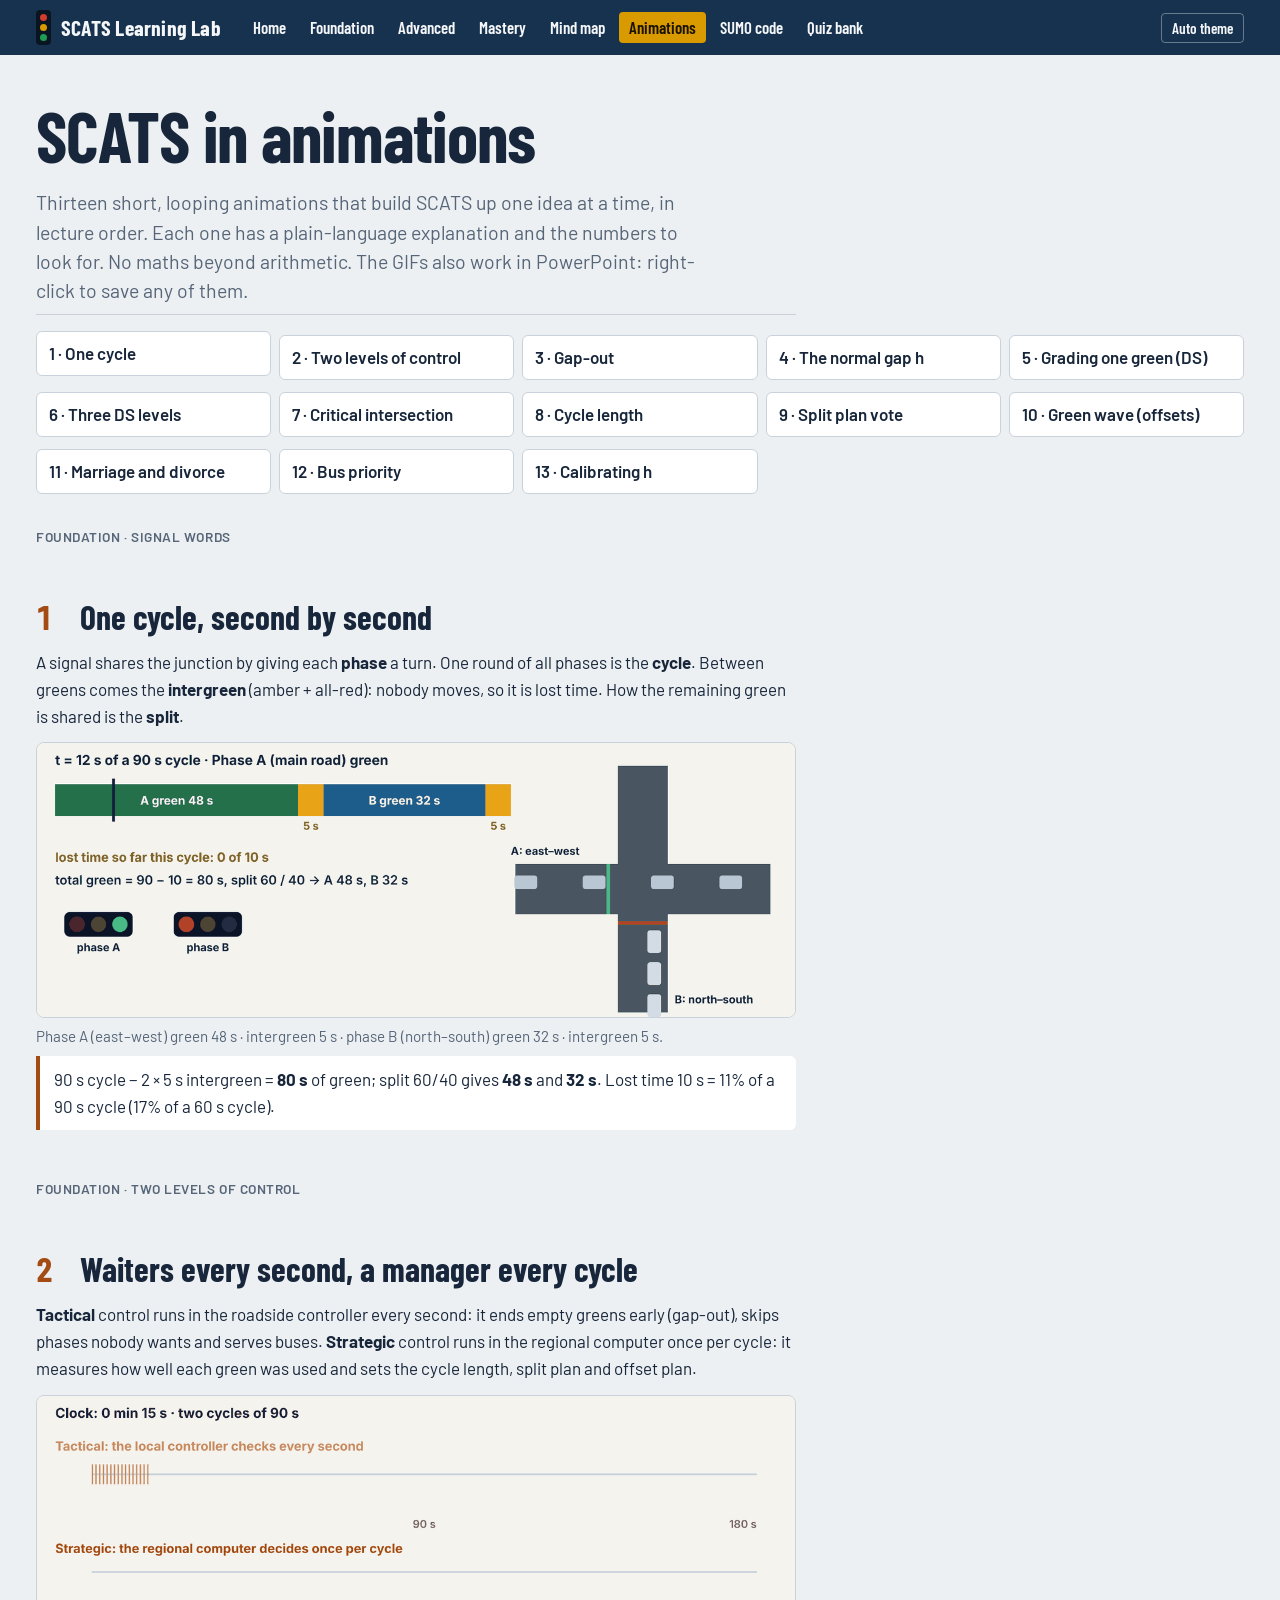
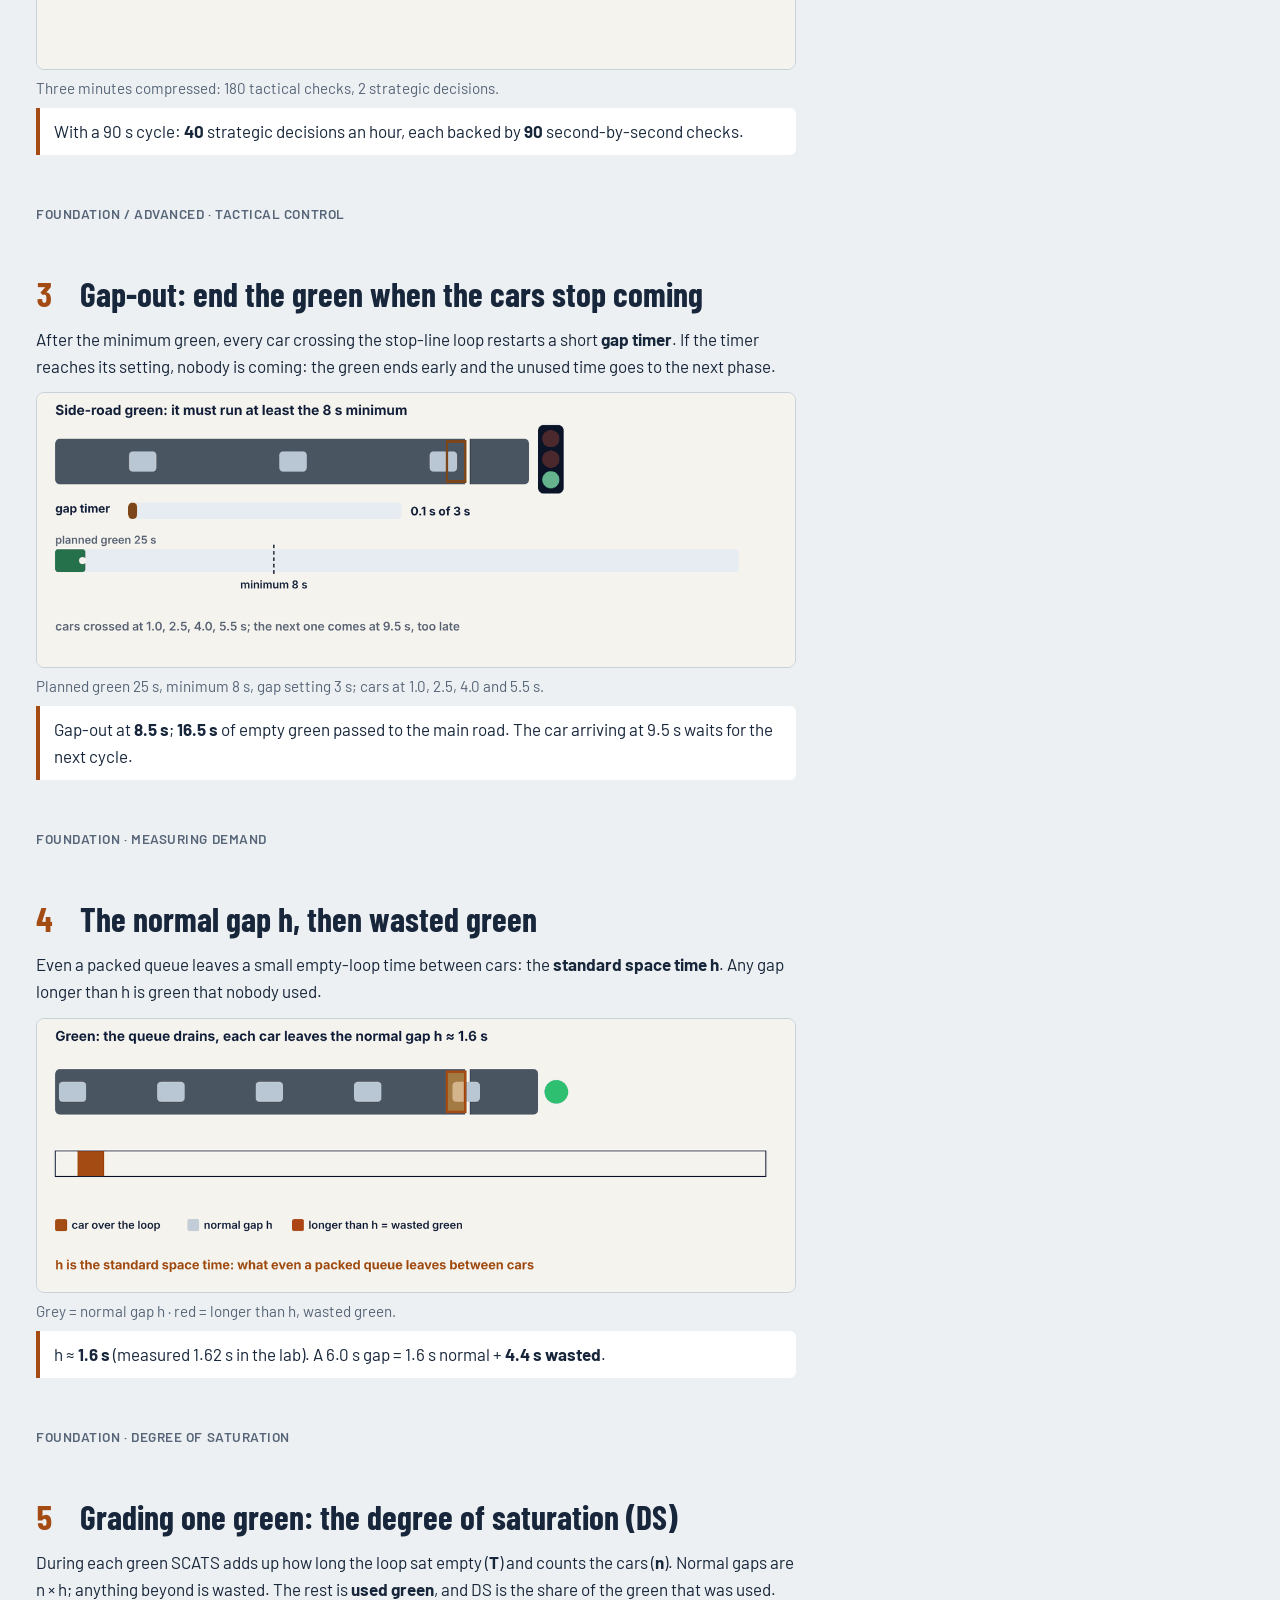
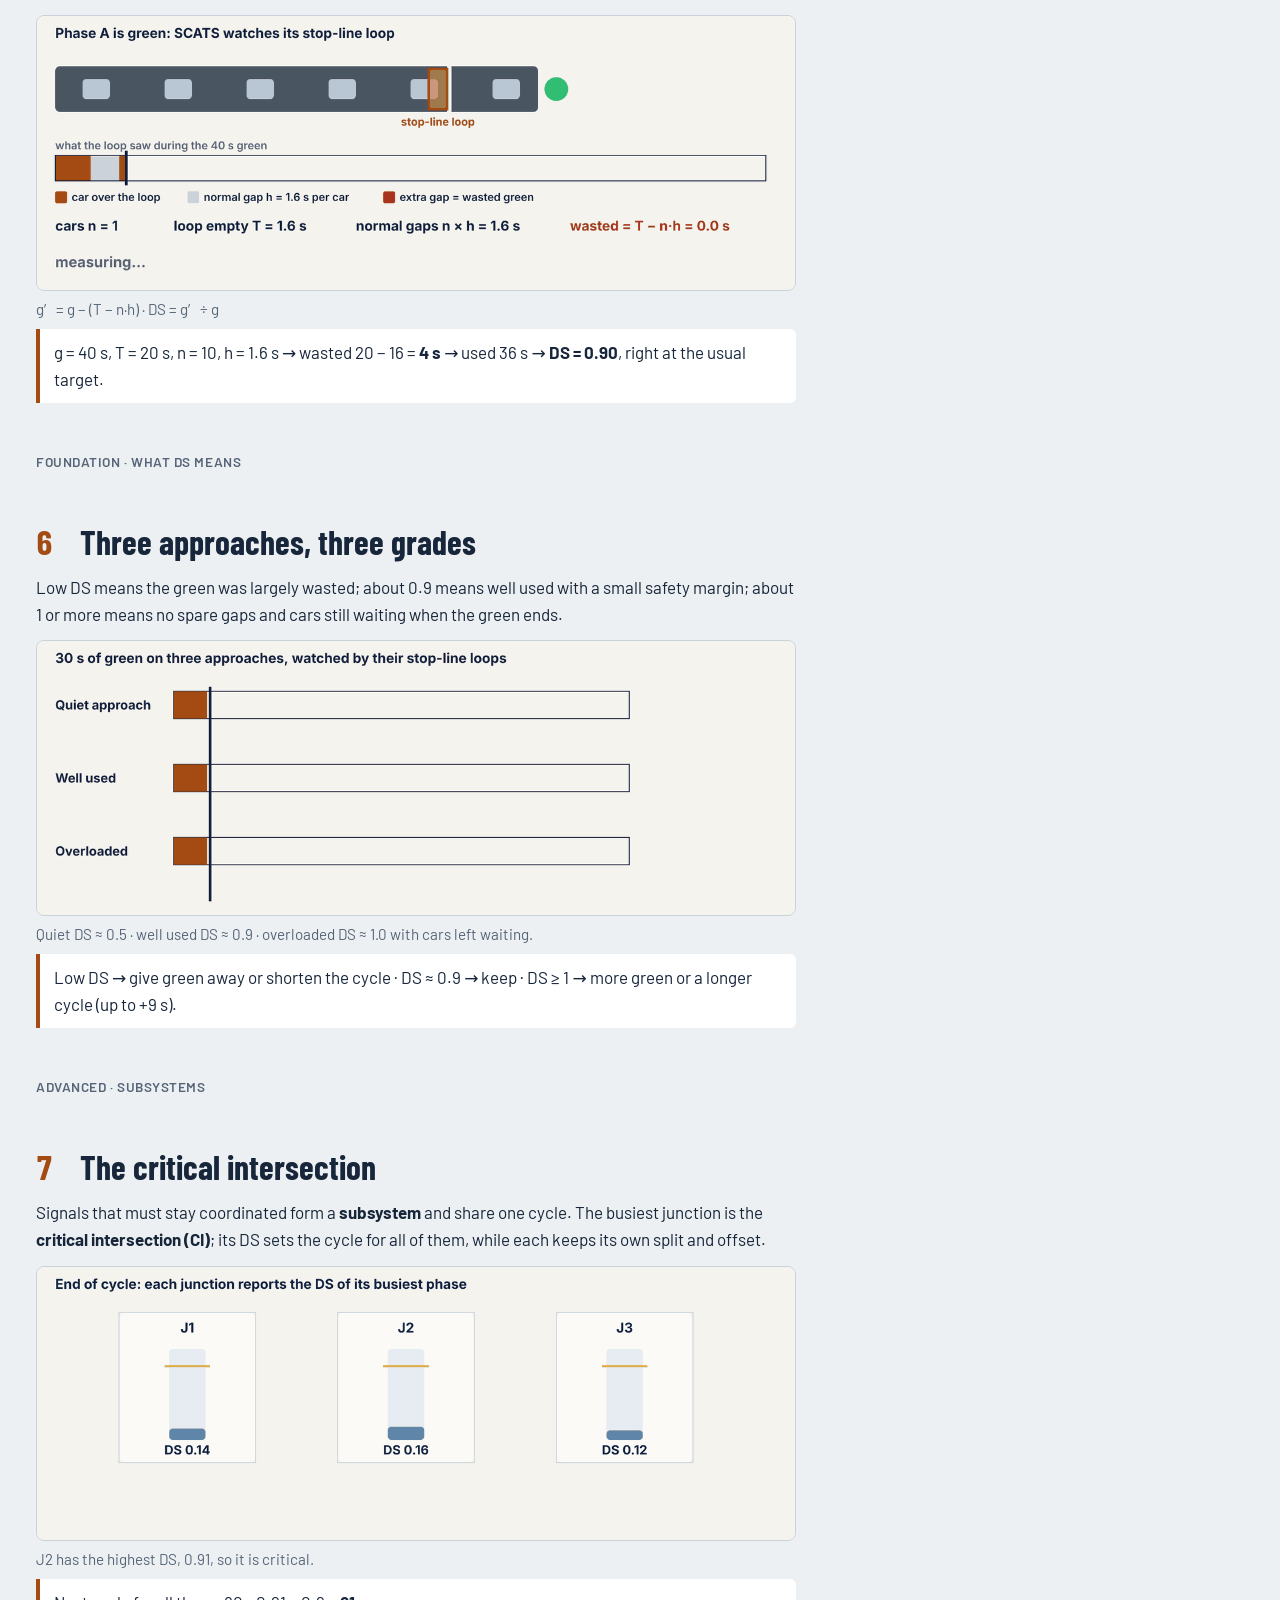
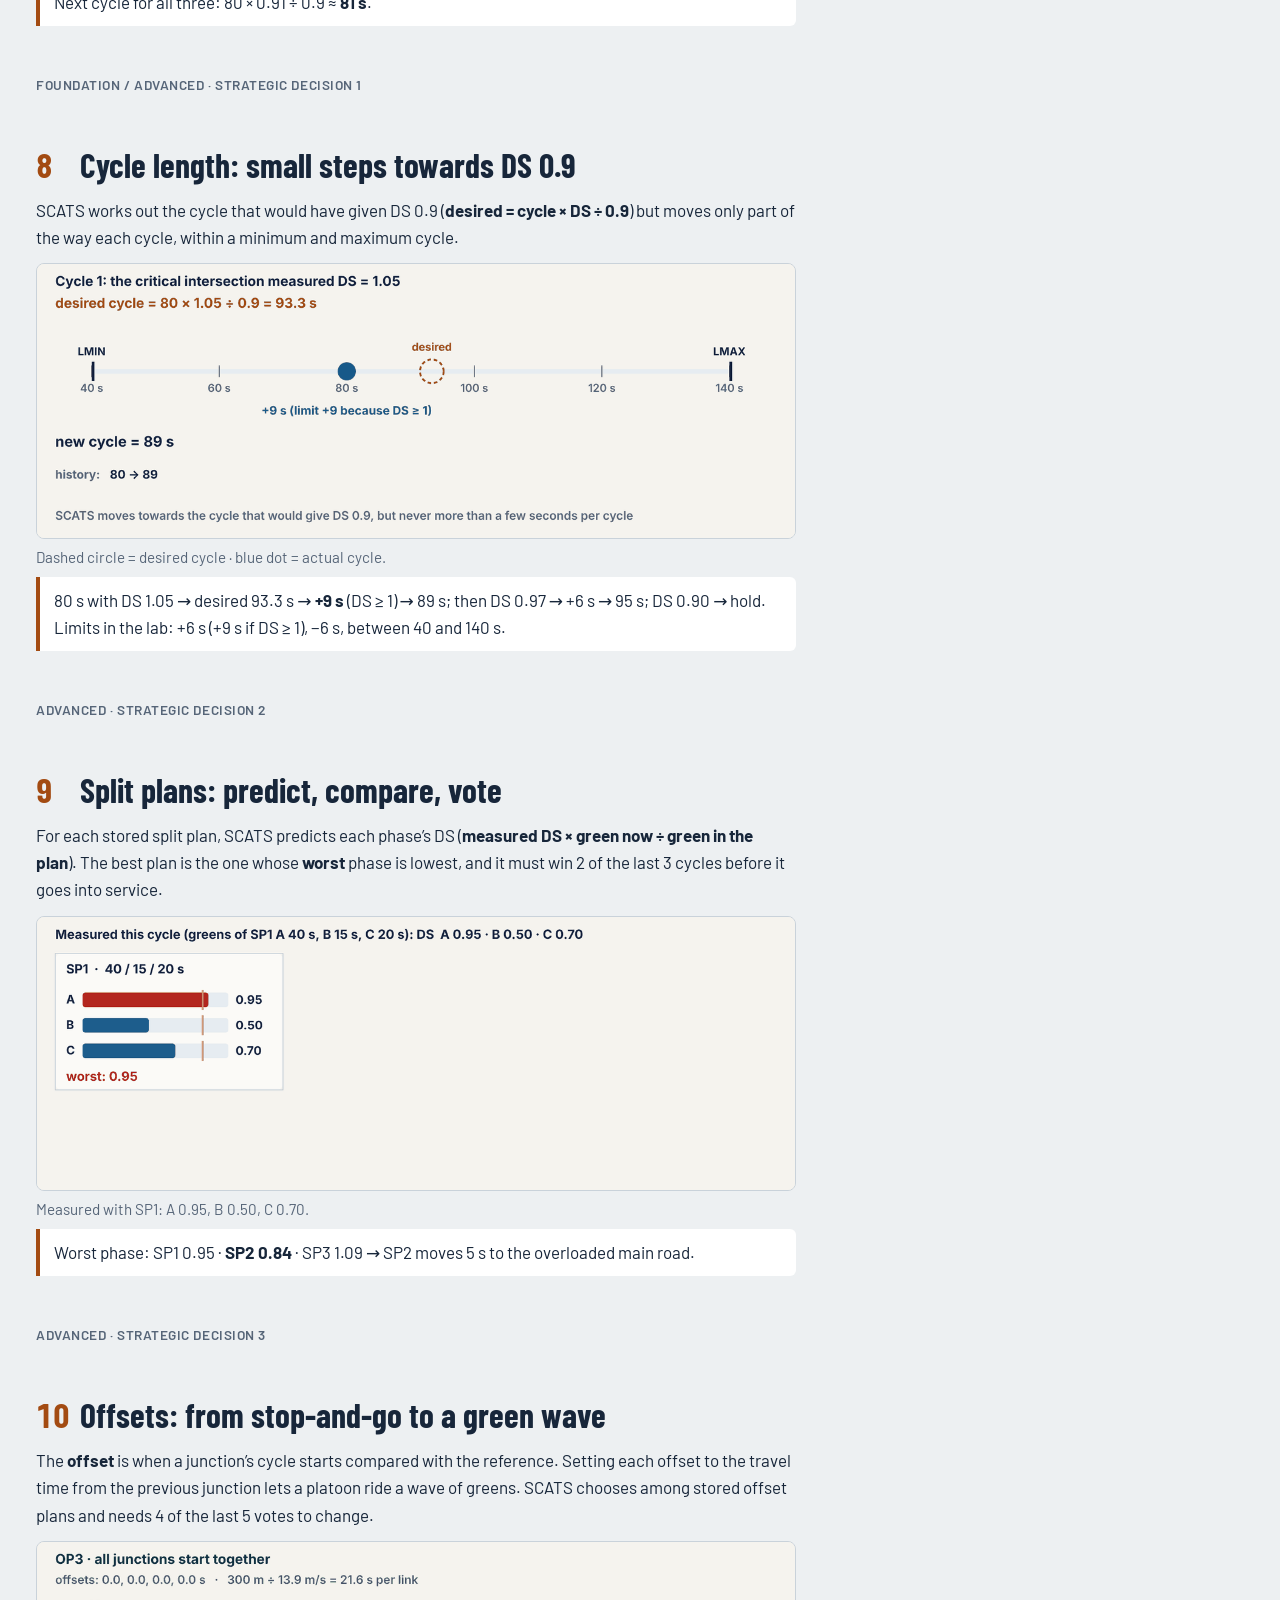
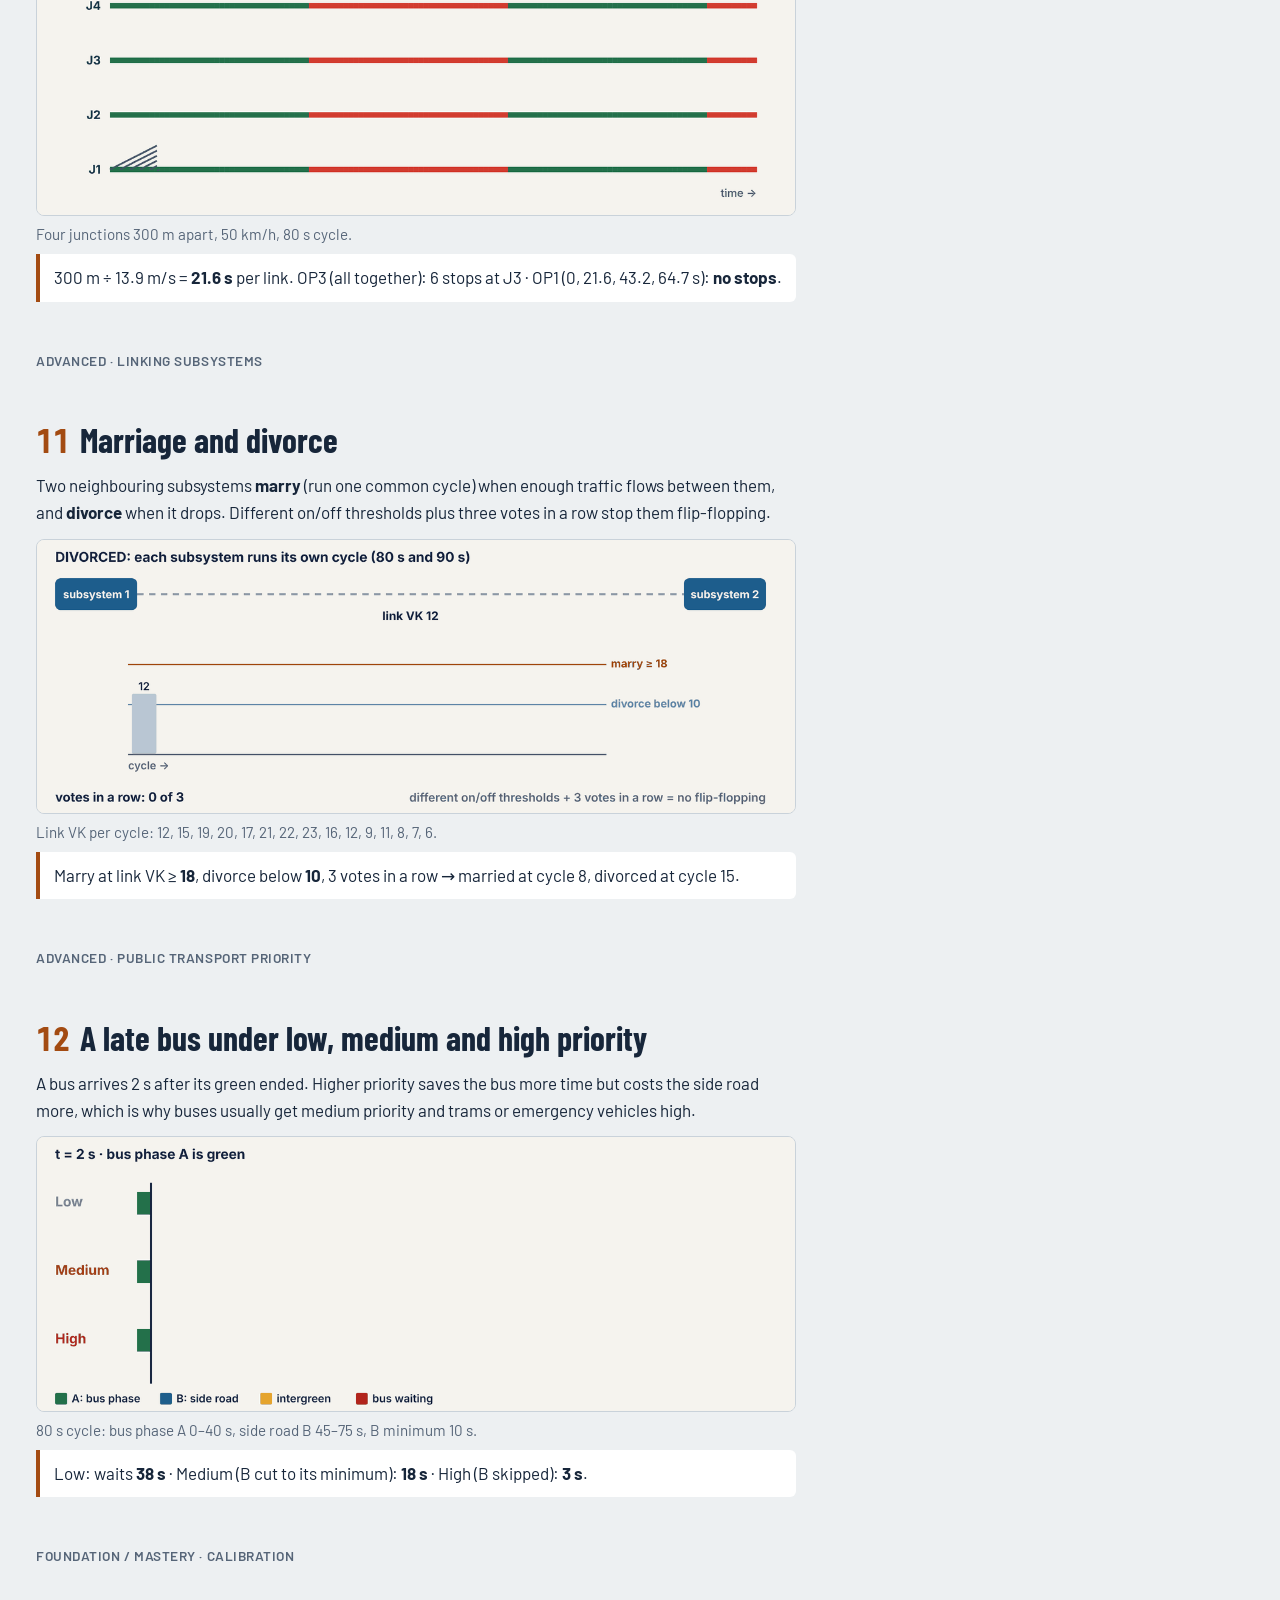
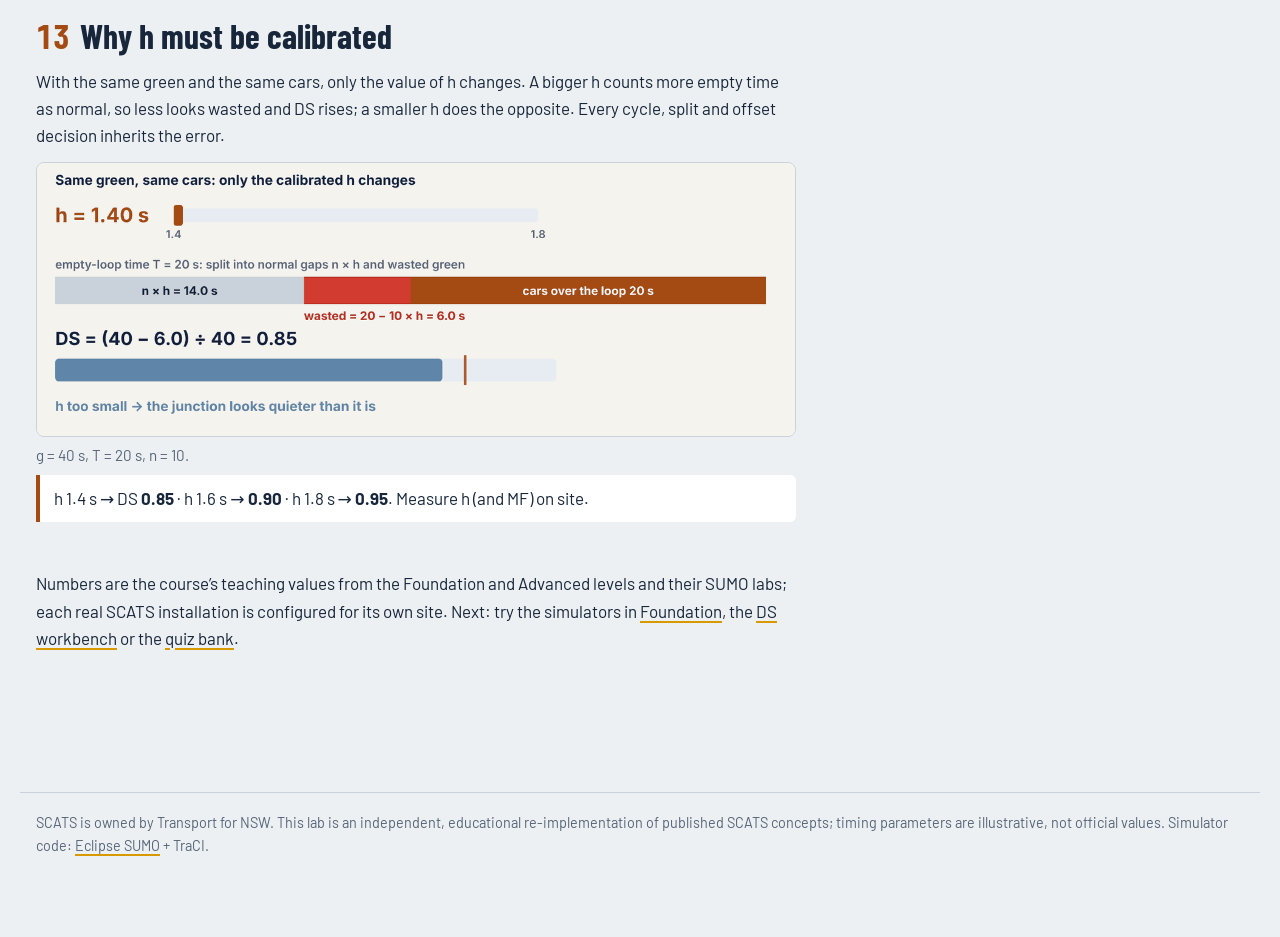
<file: docs/animations.html>
<!doctype html>
<html lang="en">
<head>
<meta charset="utf-8">
<meta name="viewport" content="width=device-width, initial-scale=1, viewport-fit=cover">
<title>SCATS in Animations</title>
<meta name="claude:viewport-fit-sides" content="cover">
<meta name="description" content="Thirteen short looping animations that explain SCATS step by step for beginners: cycles, gap-out, the standard space time h, degree of saturation, cycle length, split plans, green waves, marriage, bus priority and calibration.">
<link rel="preconnect" href="https://fonts.googleapis.com"><link rel="preconnect" href="https://fonts.gstatic.com" crossorigin>
<link rel="stylesheet" href="https://fonts.googleapis.com/css2?family=Barlow+Condensed:wght@500;600;700&family=Barlow:ital,wght@0,400;0,500;0,600;1,400&family=JetBrains+Mono:wght@400;600&display=swap">
<link rel="stylesheet" href="css/site.css">
<style>
  .anim-toc { display: grid; grid-template-columns: repeat(auto-fill, minmax(230px, 1fr)); gap: 8px; margin: 1rem 0 2rem; padding: 0; list-style: none; }
  .anim-toc a { display: block; padding: 8px 12px; border: 1px solid var(--line); border-radius: 6px; background: var(--surface); text-decoration: none; font-weight: 600; }
  .anim { margin: 0 0 3rem; }
  .anim figure { margin: 12px 0 0; }
  .anim img { display: block; width: 100%; height: auto; border: 1px solid var(--line); border-radius: 8px; background: #f5f3ee; }
  .anim figcaption { font-size: .95rem; color: var(--muted); margin-top: 6px; }
  .anim .num { display: inline-block; min-width: 1.3em; font-family: var(--display, 'Barlow Condensed', sans-serif); font-weight: 700; color: #a34b12; }
  .anim .keys { margin-top: 8px; padding: 10px 14px; border-left: 4px solid #a34b12; background: var(--surface); border-radius: 0 6px 6px 0; }
  .anim .lvl { font-size: .85rem; font-weight: 600; text-transform: uppercase; letter-spacing: .04em; color: var(--muted); }
</style>
</head>
<body>
<main class="wrap">
  <header class="level-head prose">
    <h1>SCATS in animations</h1>
    <p class="lede">Thirteen short, looping animations that build SCATS up one idea at a time, in lecture order. Each one has a plain-language explanation and the numbers to look for. No maths beyond arithmetic. The GIFs also work in PowerPoint: right-click to save any of them.</p>
  </header>

  <nav aria-label="Animations"><ol class="anim-toc">
    <li><a href="#a1">1 · One cycle</a></li><li><a href="#a2">2 · Two levels of control</a></li><li><a href="#a3">3 · Gap-out</a></li>
    <li><a href="#a4">4 · The normal gap h</a></li><li><a href="#a5">5 · Grading one green (DS)</a></li><li><a href="#a6">6 · Three DS levels</a></li>
    <li><a href="#a7">7 · Critical intersection</a></li><li><a href="#a8">8 · Cycle length</a></li><li><a href="#a9">9 · Split plan vote</a></li>
    <li><a href="#a10">10 · Green wave (offsets)</a></li><li><a href="#a11">11 · Marriage and divorce</a></li><li><a href="#a12">12 · Bus priority</a></li>
    <li><a href="#a13">13 · Calibrating h</a></li>
  </ol></nav>

  <section class="prose anim" id="a1">
    <p class="lvl">Foundation · signal words</p>
    <h2><span class="num">1</span>One cycle, second by second</h2>
    <p>A signal shares the junction by giving each <b>phase</b> a turn. One round of all phases is the <b>cycle</b>. Between greens comes the <b>intergreen</b> (amber + all-red): nobody moves, so it is lost time. How the remaining green is shared is the <b>split</b>.</p>
    <figure><img src="animations/SCATS_08_one_cycle_phases.gif" alt="Animation: a playhead runs through a 90 s cycle while phase A and phase B lights change and cars move on the green road" loading="lazy"><figcaption>Phase A (east–west) green 48 s · intergreen 5 s · phase B (north–south) green 32 s · intergreen 5 s.</figcaption></figure>
    <p class="keys">90 s cycle − 2 × 5 s intergreen = <b>80 s</b> of green; split 60/40 gives <b>48 s</b> and <b>32 s</b>. Lost time 10 s = 11% of a 90 s cycle (17% of a 60 s cycle).</p>
  </section>

  <section class="prose anim" id="a2">
    <p class="lvl">Foundation · two levels of control</p>
    <h2><span class="num">2</span>Waiters every second, a manager every cycle</h2>
    <p><b>Tactical</b> control runs in the roadside controller every second: it ends empty greens early (gap-out), skips phases nobody wants and serves buses. <b>Strategic</b> control runs in the regional computer once per cycle: it measures how well each green was used and sets the cycle length, split plan and offset plan.</p>
    <figure><img src="animations/SCATS_09_tactical_vs_strategic.gif" alt="Animation: tactical ticks every second with occasional gap-outs, and strategic decisions once per 90 s cycle" loading="lazy"><figcaption>Three minutes compressed: 180 tactical checks, 2 strategic decisions.</figcaption></figure>
    <p class="keys">With a 90 s cycle: <b>40</b> strategic decisions an hour, each backed by <b>90</b> second-by-second checks.</p>
  </section>

  <section class="prose anim" id="a3">
    <p class="lvl">Foundation / Advanced · tactical control</p>
    <h2><span class="num">3</span>Gap-out: end the green when the cars stop coming</h2>
    <p>After the minimum green, every car crossing the stop-line loop restarts a short <b>gap timer</b>. If the timer reaches its setting, nobody is coming: the green ends early and the unused time goes to the next phase.</p>
    <figure><img src="animations/SCATS_02_gap_out.gif" alt="Animation: cars reset a gap timer; at 8.5 s the gap reaches 3 s and the green ends, passing 16.5 s to the main road" loading="lazy"><figcaption>Planned green 25 s, minimum 8 s, gap setting 3 s; cars at 1.0, 2.5, 4.0 and 5.5 s.</figcaption></figure>
    <p class="keys">Gap-out at <b>8.5 s</b>; <b>16.5 s</b> of empty green passed to the main road. The car arriving at 9.5 s waits for the next cycle.</p>
  </section>

  <section class="prose anim" id="a4">
    <p class="lvl">Foundation · measuring demand</p>
    <h2><span class="num">4</span>The normal gap h, then wasted green</h2>
    <p>Even a packed queue leaves a small empty-loop time between cars: the <b>standard space time h</b>. Any gap longer than h is green that nobody used.</p>
    <figure><img src="animations/SCATS_10_normal_gap_h.gif" alt="Animation: a queue drains leaving 1.6 s gaps; a late car leaves a 6 s gap, of which 4.4 s is wasted" loading="lazy"><figcaption>Grey = normal gap h · red = longer than h, wasted green.</figcaption></figure>
    <p class="keys">h ≈ <b>1.6 s</b> (measured 1.62 s in the lab). A 6.0 s gap = 1.6 s normal + <b>4.4 s wasted</b>.</p>
  </section>

  <section class="prose anim" id="a5">
    <p class="lvl">Foundation · degree of saturation</p>
    <h2><span class="num">5</span>Grading one green: the degree of saturation (DS)</h2>
    <p>During each green SCATS adds up how long the loop sat empty (<b>T</b>) and counts the cars (<b>n</b>). Normal gaps are n × h; anything beyond is wasted. The rest is <b>used green</b>, and DS is the share of the green that was used.</p>
    <figure><img src="animations/SCATS_01_degree_of_saturation.gif" alt="Animation: cars cross the stop-line loop during a 40 s green; the strip shows occupied time, normal gaps and wasted gaps; DS = 0.90" loading="lazy"><figcaption>g′ = g − (T − n·h) · DS = g′ ÷ g</figcaption></figure>
    <p class="keys">g = 40 s, T = 20 s, n = 10, h = 1.6 s → wasted 20 − 16 = <b>4 s</b> → used 36 s → <b>DS = 0.90</b>, right at the usual target.</p>
  </section>

  <section class="prose anim" id="a6">
    <p class="lvl">Foundation · what DS means</p>
    <h2><span class="num">6</span>Three approaches, three grades</h2>
    <p>Low DS means the green was largely wasted; about 0.9 means well used with a small safety margin; about 1 or more means no spare gaps and cars still waiting when the green ends.</p>
    <figure><img src="animations/SCATS_11_three_DS_levels.gif" alt="Animation: 30 s of green on a quiet, a well-used and an overloaded approach" loading="lazy"><figcaption>Quiet DS ≈ 0.5 · well used DS ≈ 0.9 · overloaded DS ≈ 1.0 with cars left waiting.</figcaption></figure>
    <p class="keys">Low DS → give green away or shorten the cycle · DS ≈ 0.9 → keep · DS ≥ 1 → more green or a longer cycle (up to +9 s).</p>
  </section>

  <section class="prose anim" id="a7">
    <p class="lvl">Advanced · subsystems</p>
    <h2><span class="num">7</span>The critical intersection</h2>
    <p>Signals that must stay coordinated form a <b>subsystem</b> and share one cycle. The busiest junction is the <b>critical intersection (CI)</b>; its DS sets the cycle for all of them, while each keeps its own split and offset.</p>
    <figure><img src="animations/SCATS_12_critical_intersection.gif" alt="Animation: J1, J2 and J3 report DS 0.78, 0.91 and 0.66; J2 is critical and all three run its 81 s cycle" loading="lazy"><figcaption>J2 has the highest DS, 0.91, so it is critical.</figcaption></figure>
    <p class="keys">Next cycle for all three: 80 × 0.91 ÷ 0.9 ≈ <b>81 s</b>.</p>
  </section>

  <section class="prose anim" id="a8">
    <p class="lvl">Foundation / Advanced · strategic decision 1</p>
    <h2><span class="num">8</span>Cycle length: small steps towards DS 0.9</h2>
    <p>SCATS works out the cycle that would have given DS 0.9 (<b>desired = cycle × DS ÷ 0.9</b>) but moves only part of the way each cycle, within a minimum and maximum cycle.</p>
    <figure><img src="animations/SCATS_03_cycle_length.gif" alt="Animation: the actual cycle moves towards the desired cycle in limited steps" loading="lazy"><figcaption>Dashed circle = desired cycle · blue dot = actual cycle.</figcaption></figure>
    <p class="keys">80 s with DS 1.05 → desired 93.3 s → <b>+9 s</b> (DS ≥ 1) → 89 s; then DS 0.97 → +6 s → 95 s; DS 0.90 → hold. Limits in the lab: +6 s (+9 s if DS ≥ 1), −6 s, between 40 and 140 s.</p>
  </section>

  <section class="prose anim" id="a9">
    <p class="lvl">Advanced · strategic decision 2</p>
    <h2><span class="num">9</span>Split plans: predict, compare, vote</h2>
    <p>For each stored split plan, SCATS predicts each phase’s DS (<b>measured DS × green now ÷ green in the plan</b>). The best plan is the one whose <b>worst</b> phase is lowest, and it must win 2 of the last 3 cycles before it goes into service.</p>
    <figure><img src="animations/SCATS_04_split_plan_vote.gif" alt="Animation: three split plans with predicted DS bars; SP2 wins with worst DS 0.84 and goes into service after 2 of 3 votes" loading="lazy"><figcaption>Measured with SP1: A 0.95, B 0.50, C 0.70.</figcaption></figure>
    <p class="keys">Worst phase: SP1 0.95 · <b>SP2 0.84</b> · SP3 1.09 → SP2 moves 5 s to the overloaded main road.</p>
  </section>

  <section class="prose anim" id="a10">
    <p class="lvl">Advanced · strategic decision 3</p>
    <h2><span class="num">10</span>Offsets: from stop-and-go to a green wave</h2>
    <p>The <b>offset</b> is when a junction’s cycle starts compared with the reference. Setting each offset to the travel time from the previous junction lets a platoon ride a wave of greens. SCATS chooses among stored offset plans and needs 4 of the last 5 votes to change.</p>
    <figure><img src="animations/SCATS_05_offsets_green_wave.gif" alt="Animation: time-space diagram; with all offsets zero the platoon stops at J3, with offsets 0, 21.6, 43.2, 64.7 s it passes without stopping" loading="lazy"><figcaption>Four junctions 300 m apart, 50 km/h, 80 s cycle.</figcaption></figure>
    <p class="keys">300 m ÷ 13.9 m/s = <b>21.6 s</b> per link. OP3 (all together): 6 stops at J3 · OP1 (0, 21.6, 43.2, 64.7 s): <b>no stops</b>.</p>
  </section>

  <section class="prose anim" id="a11">
    <p class="lvl">Advanced · linking subsystems</p>
    <h2><span class="num">11</span>Marriage and divorce</h2>
    <p>Two neighbouring subsystems <b>marry</b> (run one common cycle) when enough traffic flows between them, and <b>divorce</b> when it drops. Different on/off thresholds plus three votes in a row stop them flip-flopping.</p>
    <figure><img src="animations/SCATS_06_marriage_divorce.gif" alt="Animation: link VK bars per cycle; three values of 18 or more marry the subsystems, three below 10 divorce them" loading="lazy"><figcaption>Link VK per cycle: 12, 15, 19, 20, 17, 21, 22, 23, 16, 12, 9, 11, 8, 7, 6.</figcaption></figure>
    <p class="keys">Marry at link VK ≥ <b>18</b>, divorce below <b>10</b>, 3 votes in a row → married at cycle 8, divorced at cycle 15.</p>
  </section>

  <section class="prose anim" id="a12">
    <p class="lvl">Advanced · public transport priority</p>
    <h2><span class="num">12</span>A late bus under low, medium and high priority</h2>
    <p>A bus arrives 2 s after its green ended. Higher priority saves the bus more time but costs the side road more, which is why buses usually get medium priority and trams or emergency vehicles high.</p>
    <figure><img src="animations/SCATS_13_bus_priority.gif" alt="Animation: three timelines; the bus waits 38 s with low, 18 s with medium and 3 s with high priority" loading="lazy"><figcaption>80 s cycle: bus phase A 0–40 s, side road B 45–75 s, B minimum 10 s.</figcaption></figure>
    <p class="keys">Low: waits <b>38 s</b> · Medium (B cut to its minimum): <b>18 s</b> · High (B skipped): <b>3 s</b>.</p>
  </section>

  <section class="prose anim" id="a13">
    <p class="lvl">Foundation / Mastery · calibration</p>
    <h2><span class="num">13</span>Why h must be calibrated</h2>
    <p>With the same green and the same cars, only the value of h changes. A bigger h counts more empty time as normal, so less looks wasted and DS rises; a smaller h does the opposite. Every cycle, split and offset decision inherits the error.</p>
    <figure><img src="animations/SCATS_14_calibrating_h.gif" alt="Animation: h slides between 1.4 and 1.8 s and the DS bar moves between 0.85 and 0.95" loading="lazy"><figcaption>g = 40 s, T = 20 s, n = 10.</figcaption></figure>
    <p class="keys">h 1.4 s → DS <b>0.85</b> · h 1.6 s → <b>0.90</b> · h 1.8 s → <b>0.95</b>. Measure h (and MF) on site.</p>
  </section>

  <p class="prose">Numbers are the course’s teaching values from the Foundation and Advanced levels and their SUMO labs; each real SCATS installation is configured for its own site. Next: try the simulators in <a href="foundation.html">Foundation</a>, the <a href="foundation.html#dsWorkbench">DS workbench</a> or the <a href="quiz.html">quiz bank</a>.</p>
</main>
<script src="js/common.js"></script>
</body>
</html>
</file>
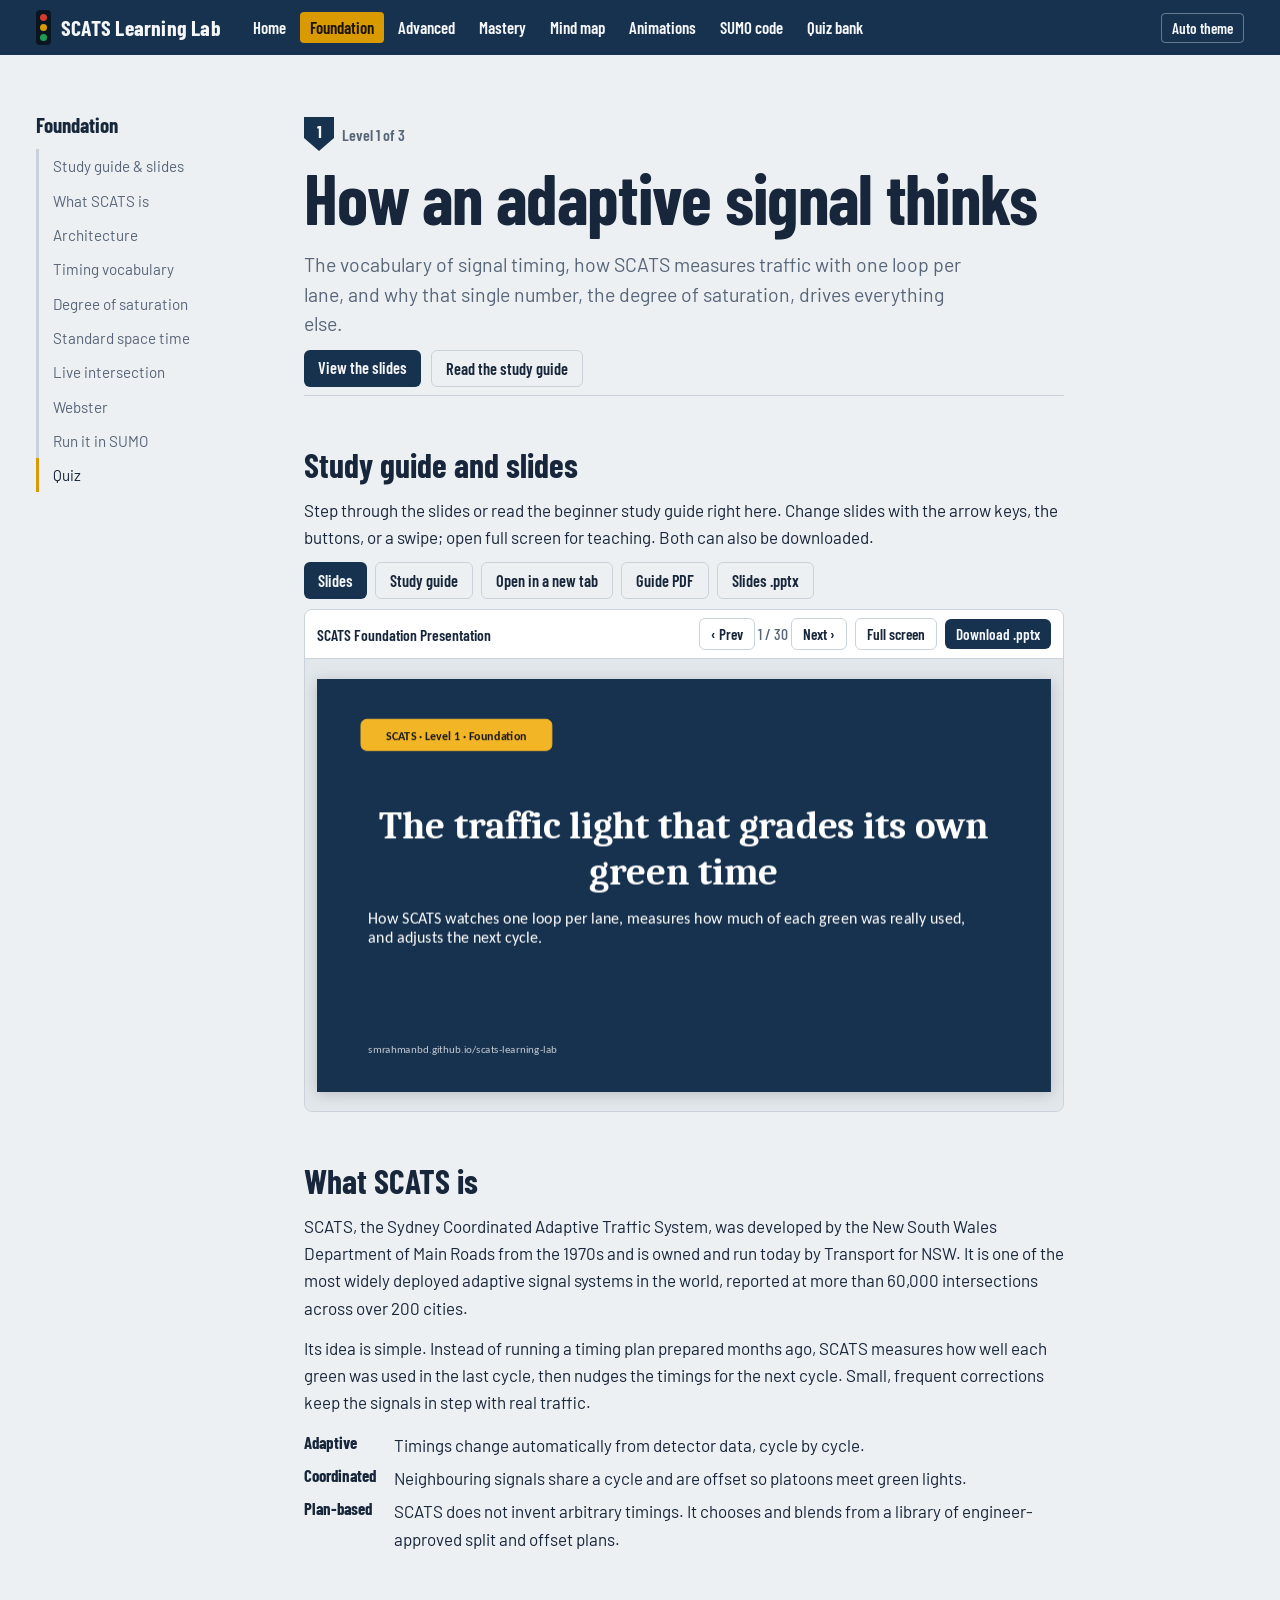
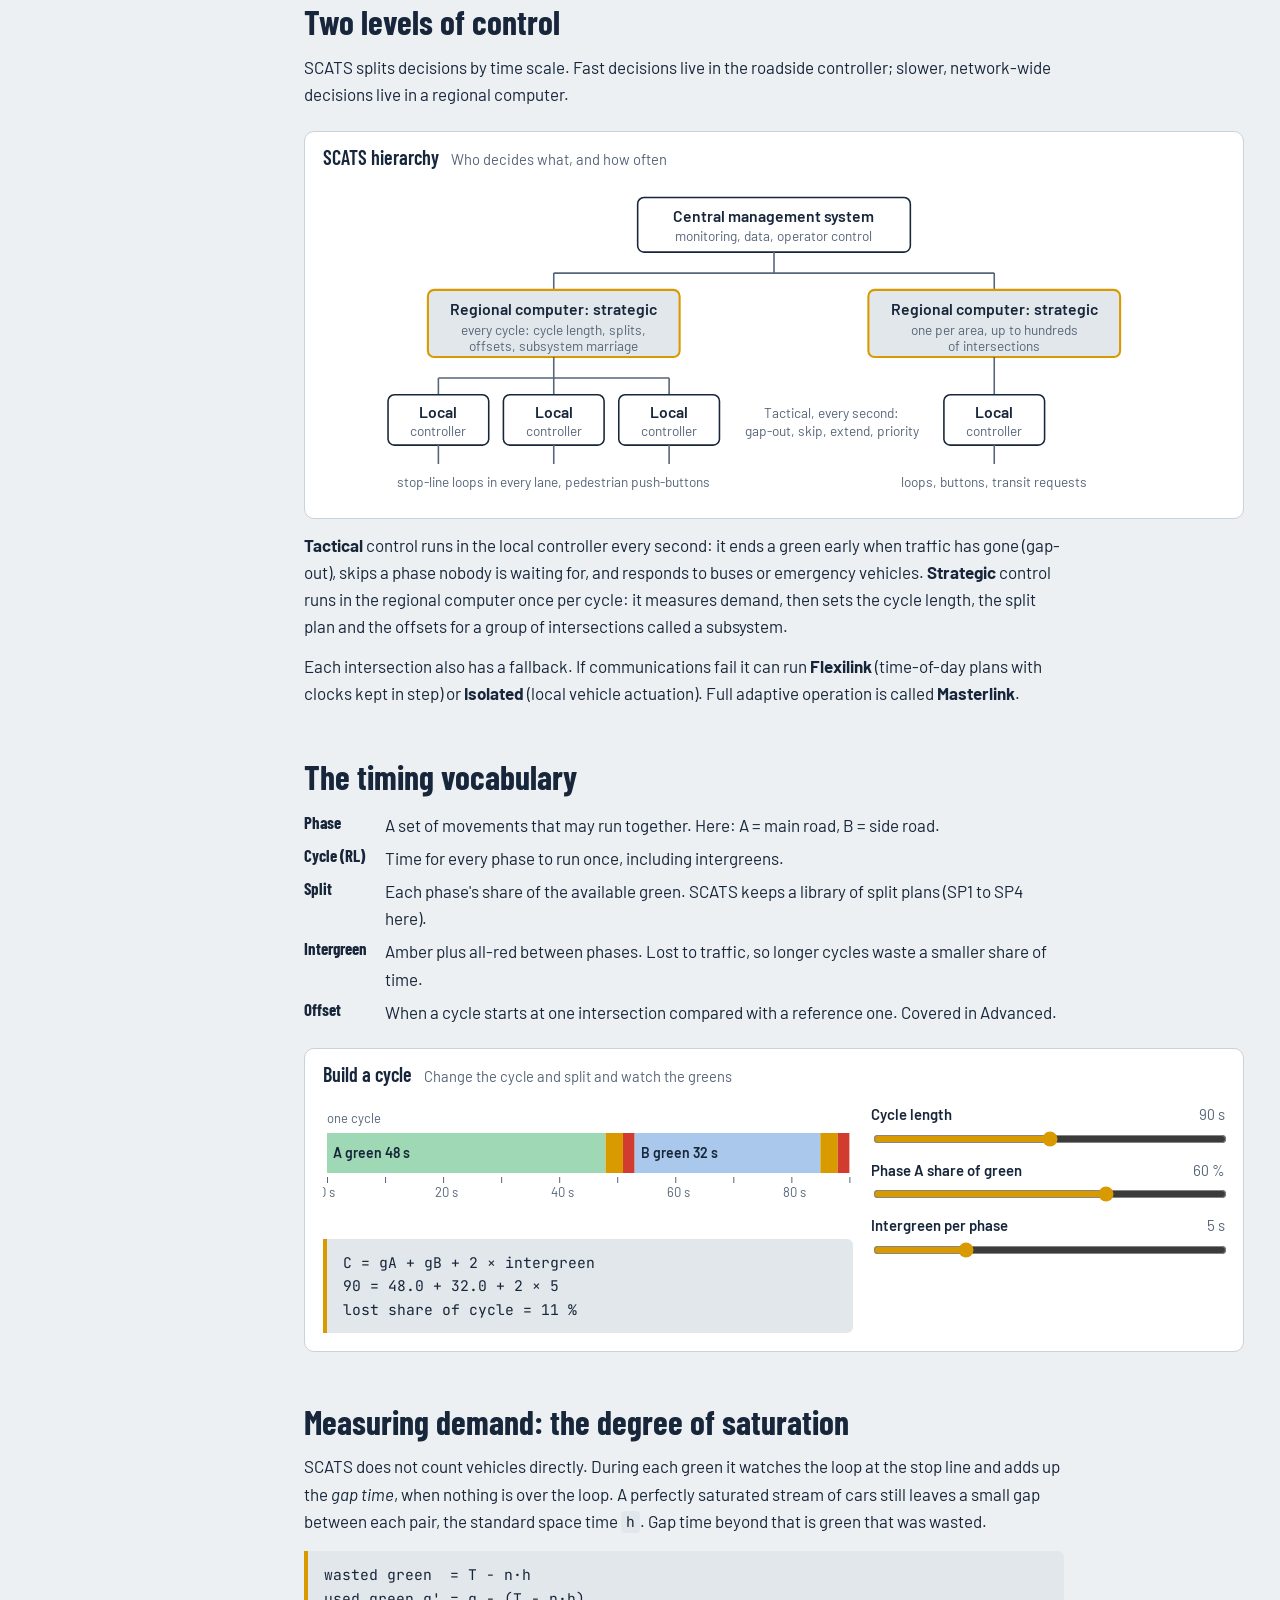
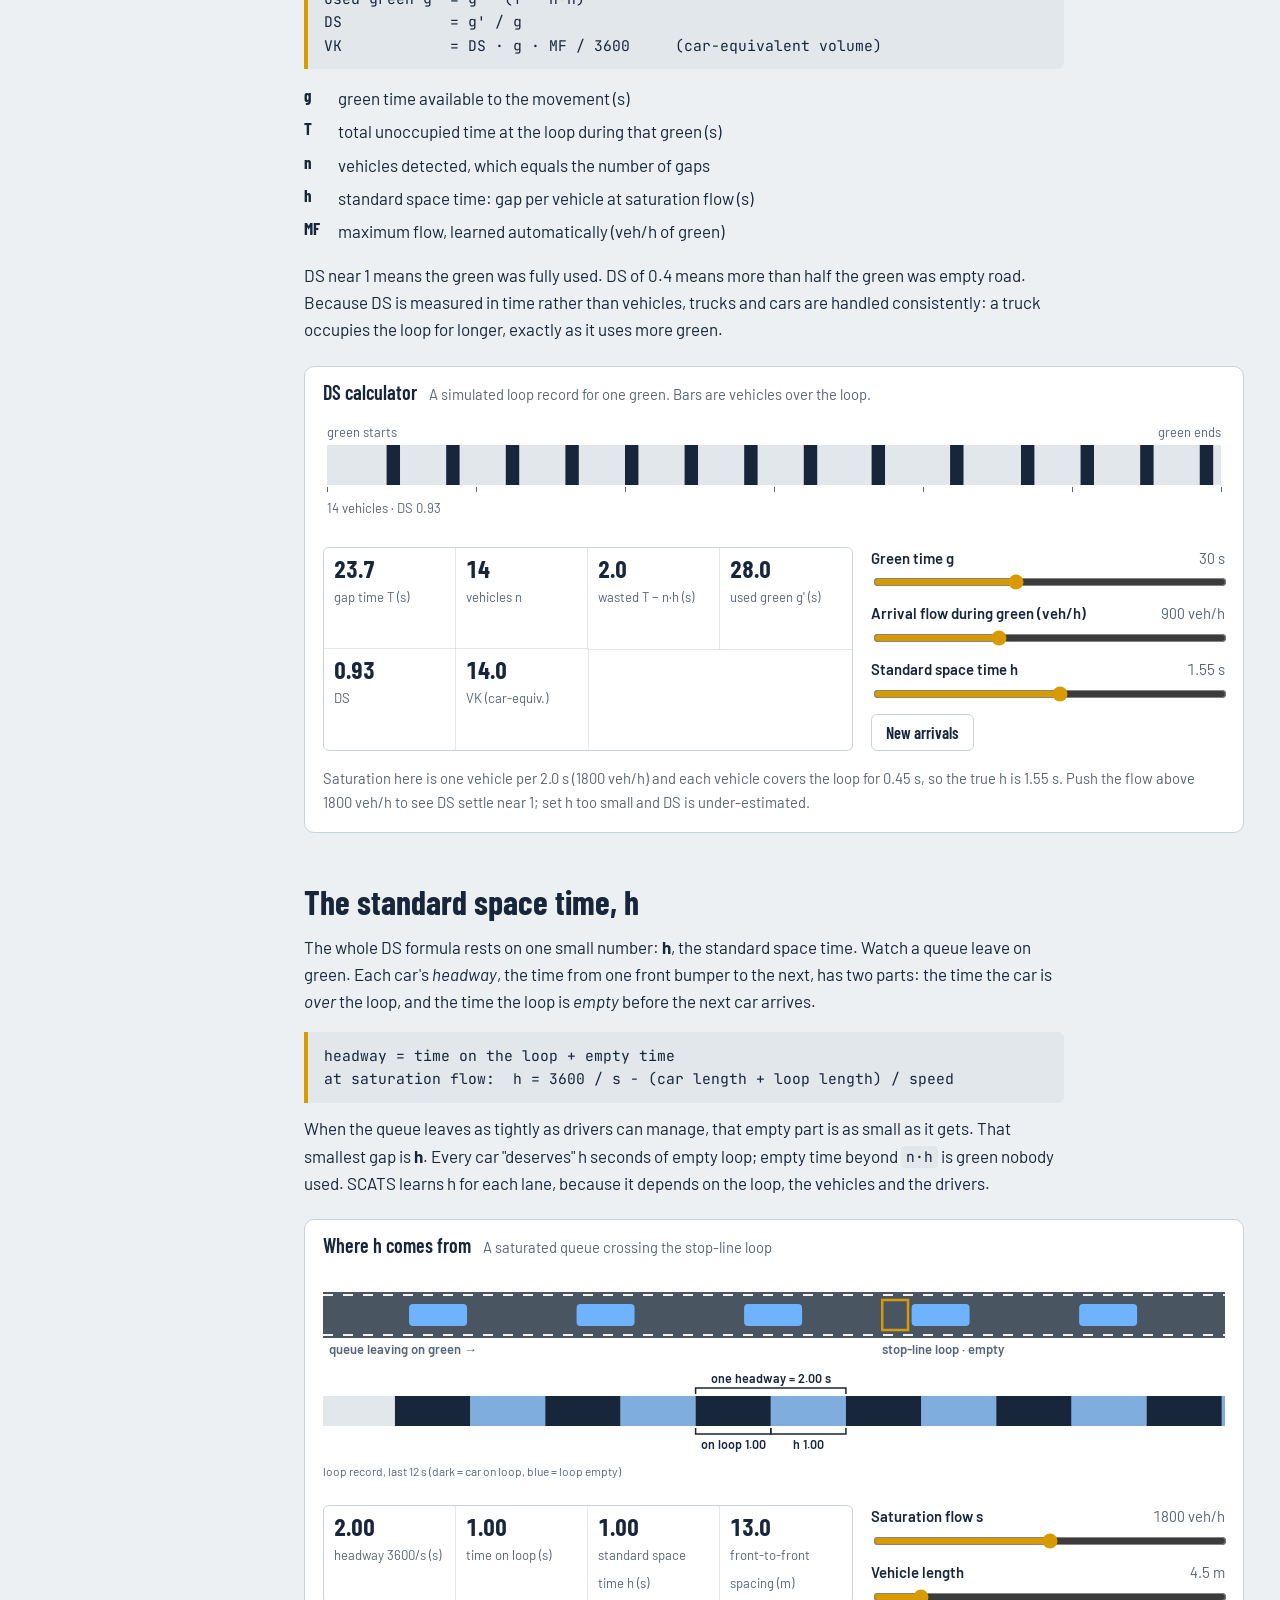
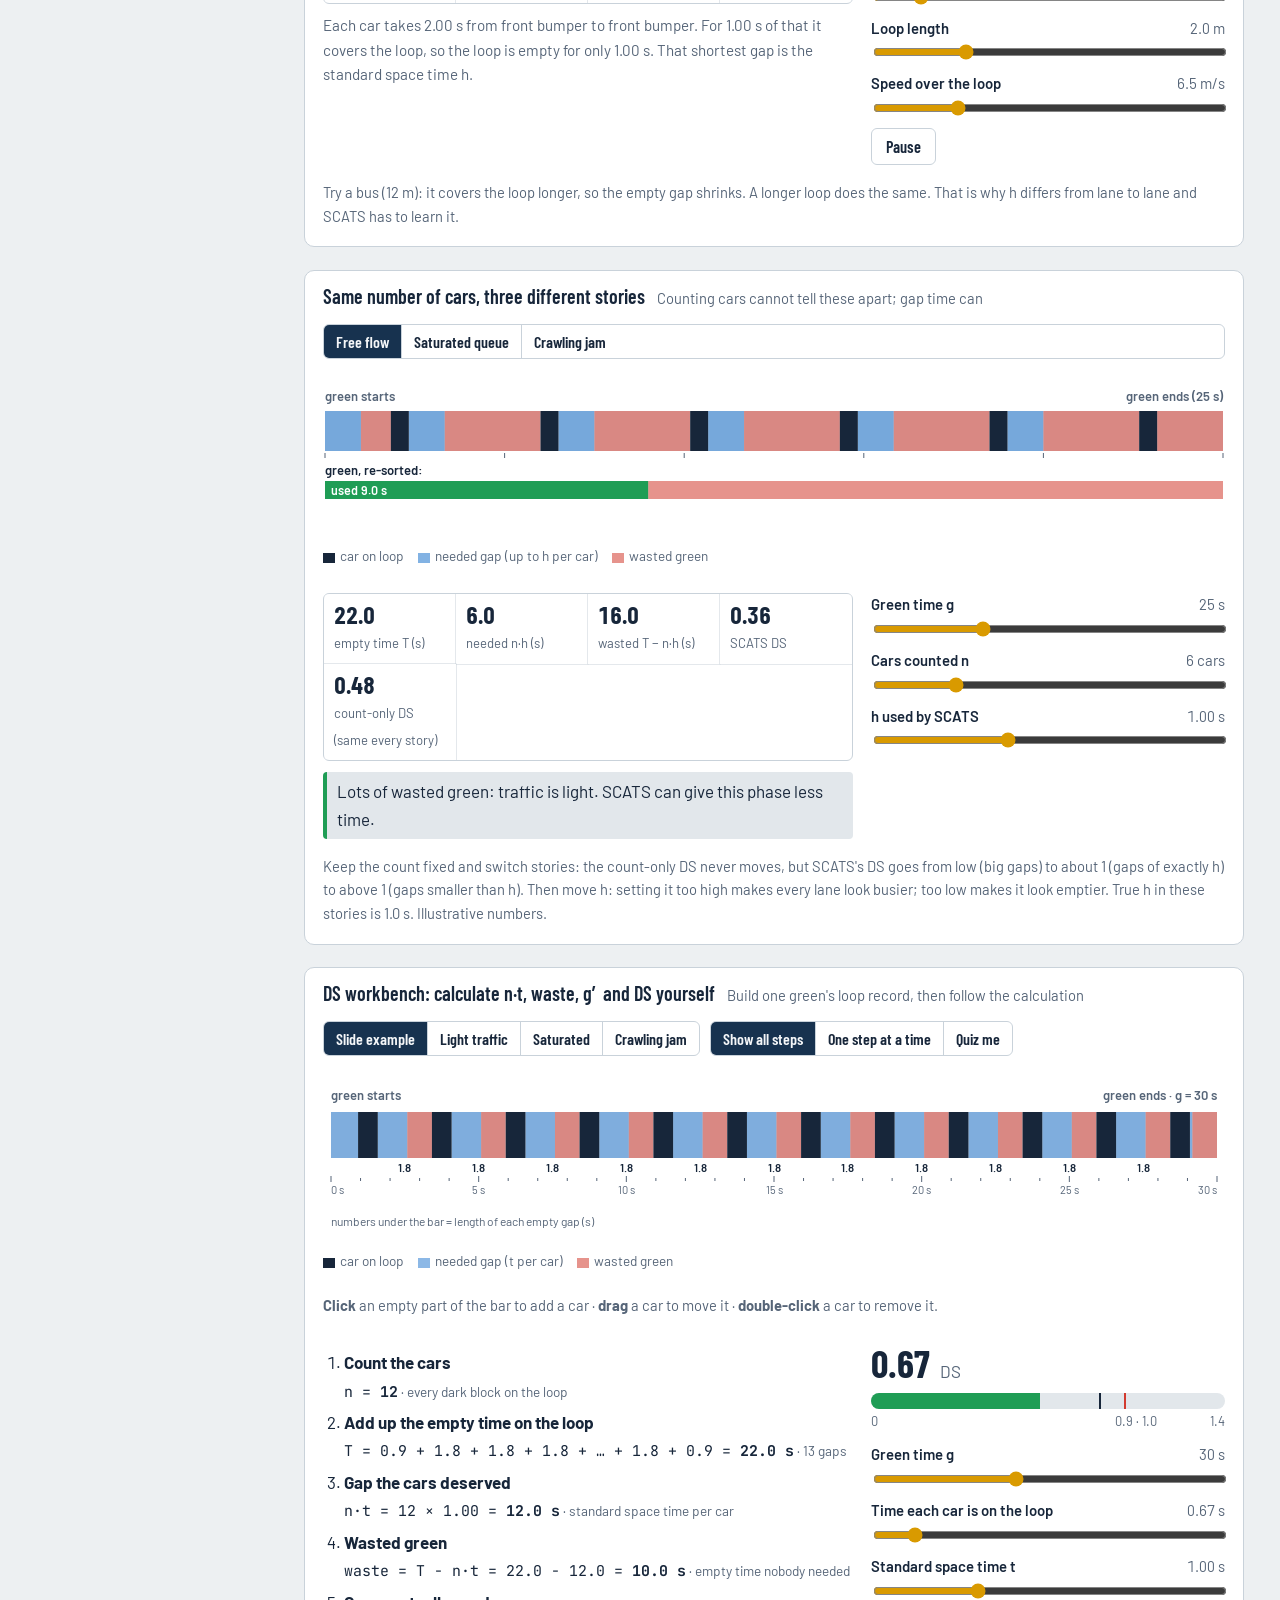
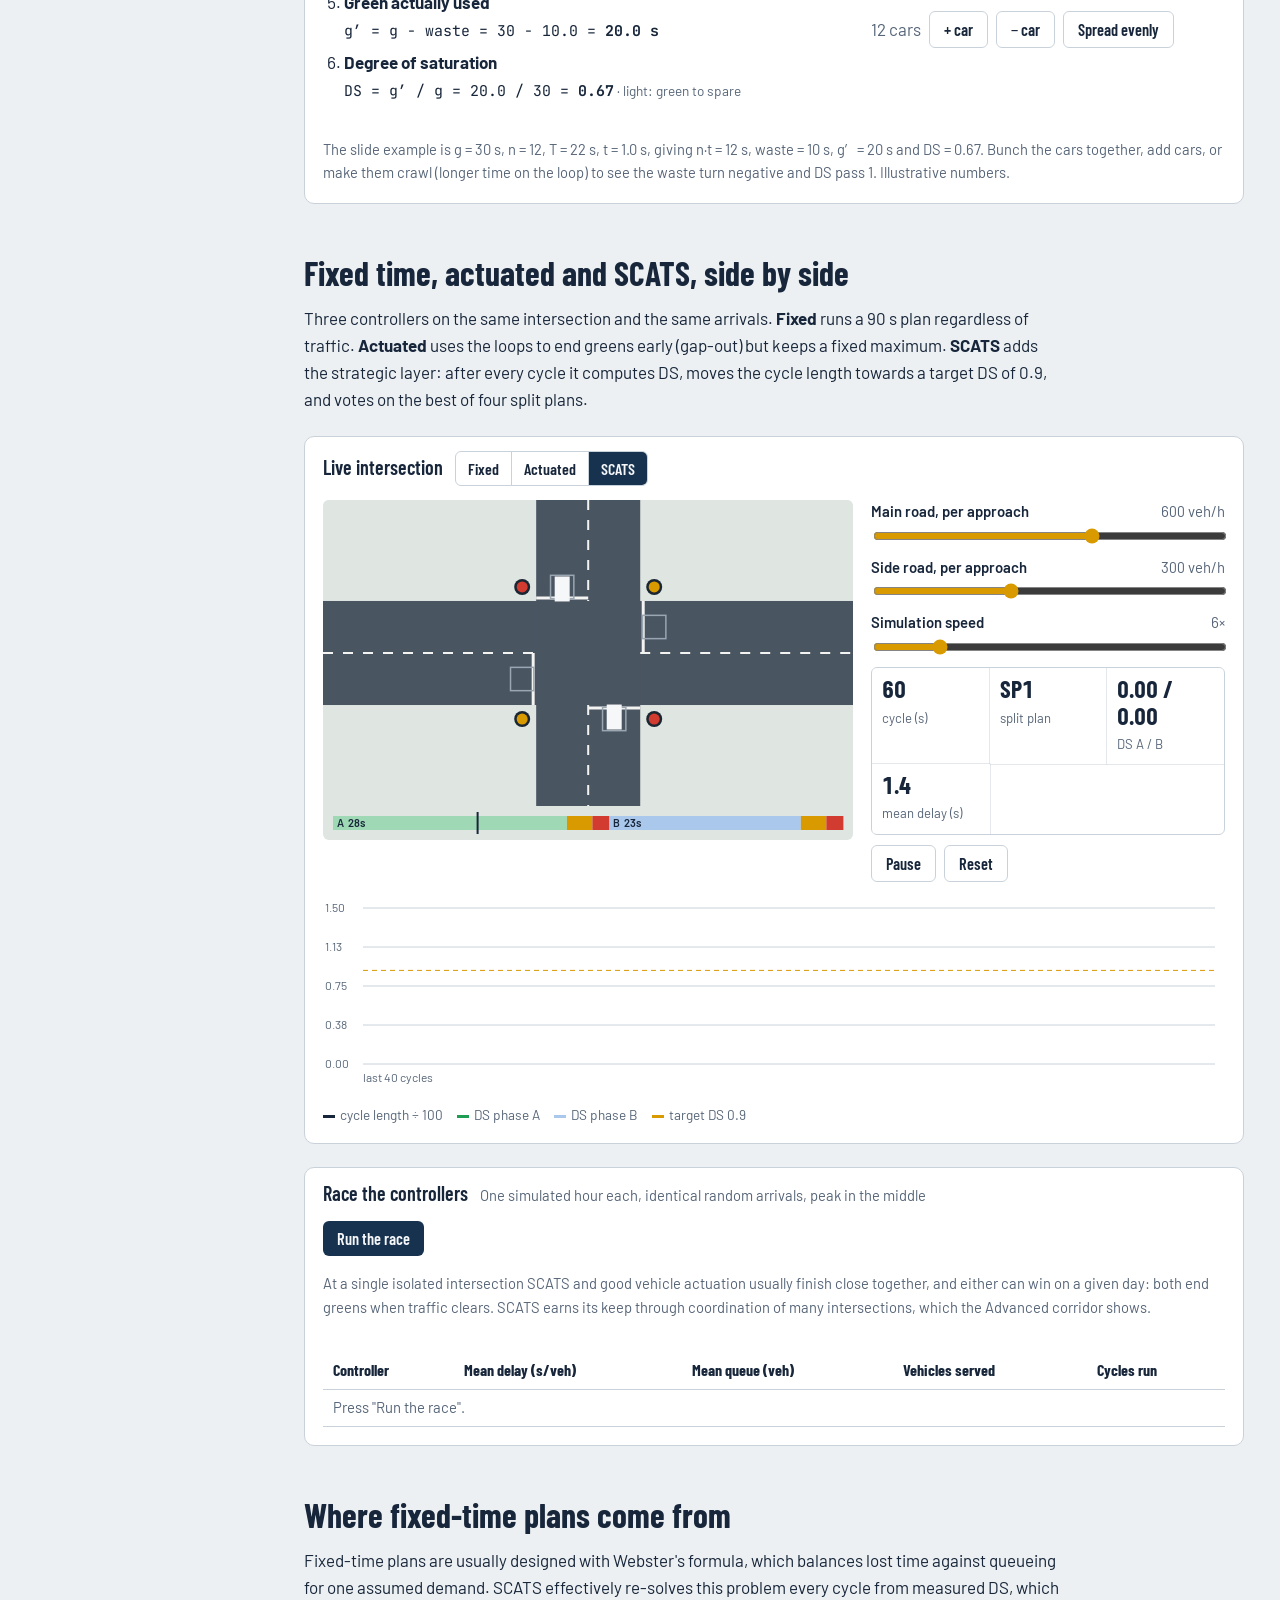
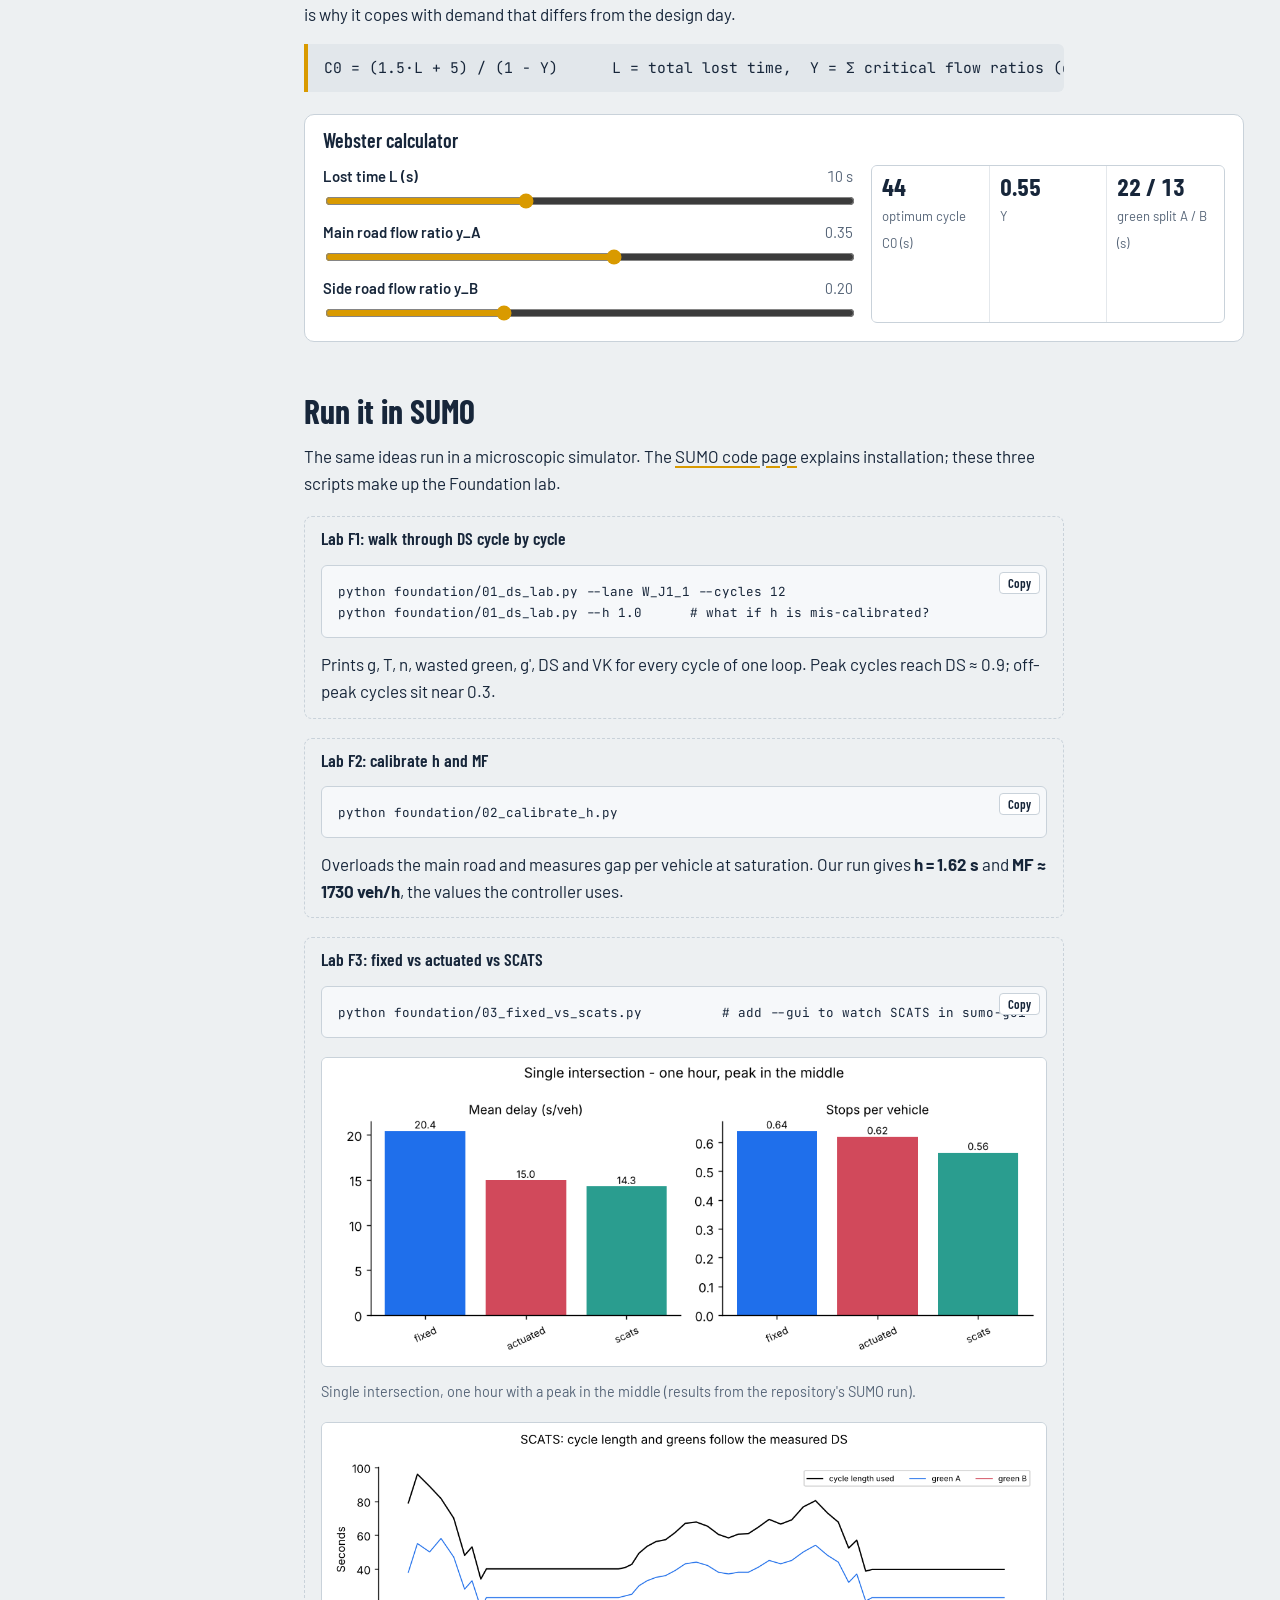
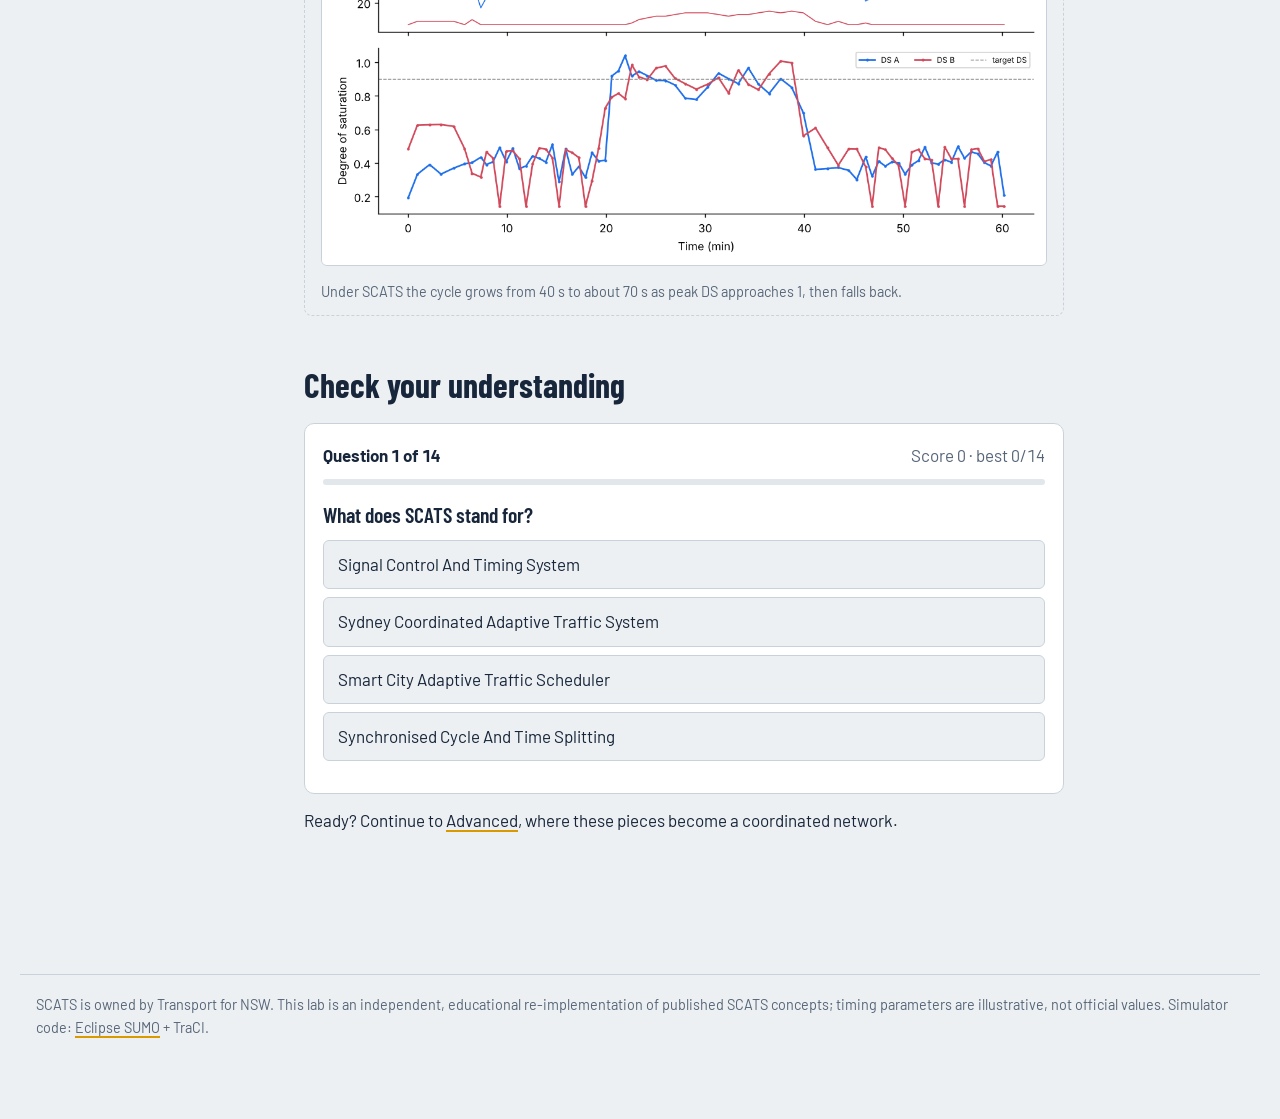
<file: docs/foundation.html>
<!doctype html>
<html lang="en">
<head>
<meta charset="utf-8">
<meta name="viewport" content="width=device-width, initial-scale=1, viewport-fit=cover">
<title>SCATS Foundation</title>
<meta name="claude:viewport-fit-sides" content="cover">
<link rel="preconnect" href="https://fonts.googleapis.com"><link rel="preconnect" href="https://fonts.gstatic.com" crossorigin>
<link rel="stylesheet" href="https://fonts.googleapis.com/css2?family=Barlow+Condensed:wght@500;600;700&family=Barlow:ital,wght@0,400;0,500;0,600;1,400&family=JetBrains+Mono:wght@400;600&display=swap">
<link rel="stylesheet" href="css/site.css">
</head>
<body>
<div class="wrap layout">
  <aside class="route" aria-label="On this page"><span class="level-name">Foundation</span><ol></ol></aside>
  <main class="content">
    <header class="level-head prose">
      <span class="level-tag"><span class="shield">1</span>Level 1 of 3</span>
      <h1>How an adaptive signal thinks</h1>
      <p class="lede">The vocabulary of signal timing, how SCATS measures traffic with one loop per lane, and why that single number, the degree of saturation, drives everything else.</p>
      <p class="materials-links" style="display:flex;gap:10px;flex-wrap:wrap;margin-top:12px"><a class="btn" style="text-decoration:none" href="#materials" data-open="slides">View the slides</a><a class="btn ghost" style="text-decoration:none" href="#materials" data-open="guide">Read the study guide</a></p>
    </header>

    <section class="prose" id="materials-sec">
      <h2 id="materials" data-short="Study guide &amp; slides">Study guide and slides</h2>
      <p>Step through the slides or read the beginner study guide right here. Change slides with the arrow keys, the buttons, or a swipe; open full screen for teaching. Both can also be downloaded.</p>
      <div class="mat-tabs" role="tablist" style="display:flex;gap:8px;flex-wrap:wrap;margin:10px 0">
        <button class="btn" type="button" role="tab" aria-selected="true" data-mode="slides" data-src="viewer.html?doc=materials/SCATS_Foundation_Presentation.pdf&amp;mode=slides&amp;dl=materials/SCATS_Foundation_Presentation.pptx&amp;embed=1">Slides</button>
        <button class="btn ghost" type="button" role="tab" aria-selected="false" data-mode="guide" data-src="viewer.html?doc=materials/SCATS_Foundation_Study_Guide.pdf&amp;mode=guide&amp;embed=1">Study guide</button>
        <a class="btn ghost" id="matFull" style="text-decoration:none" href="viewer.html?doc=materials/SCATS_Foundation_Presentation.pdf&amp;mode=slides&amp;dl=materials/SCATS_Foundation_Presentation.pptx" target="_blank" rel="noopener">Open in a new tab</a>
        <a class="btn ghost" style="text-decoration:none" href="materials/SCATS_Foundation_Study_Guide.pdf" download>Guide PDF</a>
        <a class="btn ghost" style="text-decoration:none" href="materials/SCATS_Foundation_Presentation.pptx" download>Slides .pptx</a>
      </div>
      <div id="matFrame" style="border:1px solid var(--line);border-radius:8px;overflow:hidden;aspect-ratio:16/10.6;width:100%;background:var(--sunk)">
        <iframe id="matIframe" title="SCATS Foundation slides and study guide" src="viewer.html?doc=materials/SCATS_Foundation_Presentation.pdf&amp;mode=slides&amp;dl=materials/SCATS_Foundation_Presentation.pptx&amp;embed=1" loading="lazy" allowfullscreen style="width:100%;height:100%;border:0;display:block"></iframe>
      </div>
      <script>
      (function () {
        var tabs = document.querySelectorAll('.mat-tabs [data-mode]'), ifr = document.getElementById('matIframe'),
            box = document.getElementById('matFrame'), full = document.getElementById('matFull');
        function pick(mode) {
          tabs.forEach(function (b) {
            var on = b.dataset.mode === mode;
            b.className = on ? 'btn' : 'btn ghost'; b.setAttribute('aria-selected', on);
            if (on) { ifr.src = b.dataset.src; full.href = b.dataset.src.replace('&embed=1', ''); }
          });
          if (mode === 'guide') { box.style.aspectRatio = 'auto'; box.style.height = '85vh'; }
          else { box.style.height = ''; box.style.aspectRatio = '16/10.6'; }
        }
        tabs.forEach(function (b) { b.addEventListener('click', function () { pick(b.dataset.mode); }); });
        document.querySelectorAll('[data-open]').forEach(function (a) { a.addEventListener('click', function () { pick(a.dataset.open); }); });
      })();
      </script>
    </section>

    <section class="prose">
      <h2 id="what" data-short="What SCATS is">What SCATS is</h2>
      <p>SCATS, the Sydney Coordinated Adaptive Traffic System, was developed by the New South Wales Department of Main Roads from the 1970s and is owned and run today by Transport for NSW. It is one of the most widely deployed adaptive signal systems in the world, reported at more than 60,000 intersections across over 200 cities.</p>
      <p>Its idea is simple. Instead of running a timing plan prepared months ago, SCATS measures how well each green was used in the last cycle, then nudges the timings for the next cycle. Small, frequent corrections keep the signals in step with real traffic.</p>
      <dl class="defs">
        <dt>Adaptive</dt><dd>Timings change automatically from detector data, cycle by cycle.</dd>
        <dt>Coordinated</dt><dd>Neighbouring signals share a cycle and are offset so platoons meet green lights.</dd>
        <dt>Plan-based</dt><dd>SCATS does not invent arbitrary timings. It chooses and blends from a library of engineer-approved split and offset plans.</dd>
      </dl>
    </section>

    <section class="prose">
      <h2 id="arch" data-short="Architecture">Two levels of control</h2>
      <p>SCATS splits decisions by time scale. Fast decisions live in the roadside controller; slower, network-wide decisions live in a regional computer.</p>
    </section>
    <div class="bay">
      <div class="bay-head"><h4>SCATS hierarchy</h4><span class="hint">Who decides what, and how often</span></div>
      <div class="bay-body" style="overflow-x:auto">
        <svg viewBox="0 0 860 300" role="img" aria-label="SCATS hierarchy: central management, regional computers, local controllers, detectors" style="min-width:640px;width:100%;height:auto">
          <style>.bx{fill:var(--surface);stroke:var(--fg);stroke-width:1.5}.tx{font:600 15px Barlow,sans-serif;fill:var(--fg)}.st{font:13px Barlow,sans-serif;fill:var(--muted)}.ln{stroke:var(--muted);stroke-width:1.5;fill:none}.hl{fill:var(--sunk);stroke:var(--amber);stroke-width:2}</style>
          <rect class="bx" x="300" y="12" width="260" height="52" rx="6"/><text class="tx" x="430" y="35" text-anchor="middle">Central management system</text><text class="st" x="430" y="53" text-anchor="middle">monitoring, data, operator control</text>
          <path class="ln" d="M430 64 V84 M220 84 H640 M220 84 V100 M640 84 V100"/>
          <rect class="hl" x="100" y="100" width="240" height="64" rx="6"/><text class="tx" x="220" y="124" text-anchor="middle">Regional computer: strategic</text><text class="st" x="220" y="143" text-anchor="middle">every cycle: cycle length, splits,</text><text class="st" x="220" y="158" text-anchor="middle">offsets, subsystem marriage</text>
          <rect class="hl" x="520" y="100" width="240" height="64" rx="6"/><text class="tx" x="640" y="124" text-anchor="middle">Regional computer: strategic</text><text class="st" x="640" y="143" text-anchor="middle">one per area, up to hundreds</text><text class="st" x="640" y="158" text-anchor="middle">of intersections</text>
          <path class="ln" d="M220 164 V184 M110 184 H330 M110 184 V200 M220 184 V200 M330 184 V200 M640 164 V200"/>
          <g><rect class="bx" x="62" y="200" width="96" height="48" rx="6"/><text class="tx" x="110" y="222" text-anchor="middle">Local</text><text class="st" x="110" y="239" text-anchor="middle">controller</text></g>
          <g><rect class="bx" x="172" y="200" width="96" height="48" rx="6"/><text class="tx" x="220" y="222" text-anchor="middle">Local</text><text class="st" x="220" y="239" text-anchor="middle">controller</text></g>
          <g><rect class="bx" x="282" y="200" width="96" height="48" rx="6"/><text class="tx" x="330" y="222" text-anchor="middle">Local</text><text class="st" x="330" y="239" text-anchor="middle">controller</text></g>
          <g><rect class="bx" x="592" y="200" width="96" height="48" rx="6"/><text class="tx" x="640" y="222" text-anchor="middle">Local</text><text class="st" x="640" y="239" text-anchor="middle">controller</text></g>
          <text class="st" x="485" y="222" text-anchor="middle">Tactical, every second:</text><text class="st" x="485" y="239" text-anchor="middle">gap-out, skip, extend, priority</text>
          <path class="ln" d="M110 248 V266 M220 248 V266 M330 248 V266 M640 248 V266"/>
          <text class="st" x="220" y="288" text-anchor="middle">stop-line loops in every lane, pedestrian push-buttons</text>
          <text class="st" x="640" y="288" text-anchor="middle">loops, buttons, transit requests</text>
        </svg>
      </div>
    </div>
    <section class="prose">
      <p><strong>Tactical</strong> control runs in the local controller every second: it ends a green early when traffic has gone (gap-out), skips a phase nobody is waiting for, and responds to buses or emergency vehicles. <strong>Strategic</strong> control runs in the regional computer once per cycle: it measures demand, then sets the cycle length, the split plan and the offsets for a group of intersections called a subsystem.</p>
      <p>Each intersection also has a fallback. If communications fail it can run <strong>Flexilink</strong> (time-of-day plans with clocks kept in step) or <strong>Isolated</strong> (local vehicle actuation). Full adaptive operation is called <strong>Masterlink</strong>.</p>
    </section>

    <section class="prose">
      <h2 id="vocab" data-short="Timing vocabulary">The timing vocabulary</h2>
      <dl class="defs">
        <dt>Phase</dt><dd>A set of movements that may run together. Here: A = main road, B = side road.</dd>
        <dt>Cycle (RL)</dt><dd>Time for every phase to run once, including intergreens.</dd>
        <dt>Split</dt><dd>Each phase's share of the available green. SCATS keeps a library of split plans (SP1 to SP4 here).</dd>
        <dt>Intergreen</dt><dd>Amber plus all-red between phases. Lost to traffic, so longer cycles waste a smaller share of time.</dd>
        <dt>Offset</dt><dd>When a cycle starts at one intersection compared with a reference one. Covered in Advanced.</dd>
      </dl>
    </section>
    <div class="bay">
      <div class="bay-head"><h4>Build a cycle</h4><span class="hint">Change the cycle and split and watch the greens</span></div>
      <div class="bay-body bay-split">
        <div><canvas class="chart" id="cycCv" style="height:120px" aria-label="Cycle timing bar"></canvas>
          <div class="formula" id="cycF"></div></div>
        <div class="controls">
          <div class="ctl"><label for="cycC">Cycle length</label><output id="cycCo"></output><input type="range" id="cycC" min="40" max="140" value="90"></div>
          <div class="ctl"><label for="cycS">Phase A share of green</label><output id="cycSo"></output><input type="range" id="cycS" min="20" max="80" value="60"></div>
          <div class="ctl"><label for="cycI">Intergreen per phase</label><output id="cycIo"></output><input type="range" id="cycI" min="4" max="8" value="5"></div>
        </div>
      </div>
    </div>

    <section class="prose">
      <h2 id="ds" data-short="Degree of saturation">Measuring demand: the degree of saturation</h2>
      <p>SCATS does not count vehicles directly. During each green it watches the loop at the stop line and adds up the <em>gap time</em>, when nothing is over the loop. A perfectly saturated stream of cars still leaves a small gap between each pair, the standard space time <code>h</code>. Gap time beyond that is green that was wasted.</p>
      <div class="formula">wasted green  = T − n·h
used green g' = g − (T − n·h)
DS            = g' / g
VK            = DS · g · MF / 3600     (car-equivalent volume)</div>
      <dl class="defs">
        <dt>g</dt><dd>green time available to the movement (s)</dd>
        <dt>T</dt><dd>total unoccupied time at the loop during that green (s)</dd>
        <dt>n</dt><dd>vehicles detected, which equals the number of gaps</dd>
        <dt>h</dt><dd>standard space time: gap per vehicle at saturation flow (s)</dd>
        <dt>MF</dt><dd>maximum flow, learned automatically (veh/h of green)</dd>
      </dl>
      <p>DS near 1 means the green was fully used. DS of 0.4 means more than half the green was empty road. Because DS is measured in time rather than vehicles, trucks and cars are handled consistently: a truck occupies the loop for longer, exactly as it uses more green.</p>
    </section>
    <div class="bay">
      <div class="bay-head"><h4>DS calculator</h4><span class="hint">A simulated loop record for one green. Bars are vehicles over the loop.</span></div>
      <div class="bay-body">
        <canvas class="chart" id="dsCv" style="height:110px" aria-label="Loop occupancy during one green"></canvas>
        <div class="bay-split">
          <div class="readout">
            <div><b id="dsT" class="num">–</b><span>gap time T (s)</span></div>
            <div><b id="dsN" class="num">–</b><span>vehicles n</span></div>
            <div><b id="dsW" class="num">–</b><span>wasted T − n·h (s)</span></div>
            <div><b id="dsG" class="num">–</b><span>used green g' (s)</span></div>
            <div><b id="dsV" class="num">–</b><span>DS</span></div>
            <div><b id="dsK" class="num">–</b><span>VK (car-equiv.)</span></div>
          </div>
          <div class="controls">
            <div class="ctl"><label for="dsGr">Green time g</label><output id="dsGro"></output><input type="range" id="dsGr" min="10" max="60" value="30"></div>
            <div class="ctl"><label for="dsQ">Arrival flow during green (veh/h)</label><output id="dsQo"></output><input type="range" id="dsQ" min="100" max="2400" step="50" value="900"></div>
            <div class="ctl"><label for="dsH">Standard space time h</label><output id="dsHo"></output><input type="range" id="dsH" min="0.6" max="2.4" step="0.05" value="1.55"></div>
            <div><button class="btn ghost" type="button" id="dsNew">New arrivals</button></div>
          </div>
        </div>
        <p class="muted" style="margin:0;font-size:.92rem">Saturation here is one vehicle per 2.0 s (1800 veh/h) and each vehicle covers the loop for 0.45 s, so the true h is 1.55 s. Push the flow above 1800 veh/h to see DS settle near 1; set h too small and DS is under-estimated.</p>
      </div>
    </div>

    <section class="prose">
      <h2 id="spacetime" data-short="Standard space time">The standard space time, h</h2>
      <p>The whole DS formula rests on one small number: <b>h</b>, the standard space time. Watch a queue leave on green. Each car's <em>headway</em>, the time from one front bumper to the next, has two parts: the time the car is <em>over</em> the loop, and the time the loop is <em>empty</em> before the next car arrives.</p>
      <div class="formula">headway = time on the loop + empty time
at saturation flow:  h = 3600 / s − (car length + loop length) / speed</div>
      <p>When the queue leaves as tightly as drivers can manage, that empty part is as small as it gets. That smallest gap is <b>h</b>. Every car "deserves" h seconds of empty loop; empty time beyond <code>n·h</code> is green nobody used. SCATS learns h for each lane, because it depends on the loop, the vehicles and the drivers.</p>
    </section>
    <div class="bay">
      <div class="bay-head"><h4>Where h comes from</h4><span class="hint">A saturated queue crossing the stop-line loop</span></div>
      <div class="bay-body">
        <canvas class="chart" id="stCv" style="height:215px" aria-label="Cars crossing the stop-line loop and the loop record below"></canvas>
        <div class="bay-split">
          <div>
            <div class="readout">
              <div><b id="stHd" class="num">–</b><span>headway 3600/s (s)</span></div>
              <div><b id="stOcc" class="num">–</b><span>time on loop (s)</span></div>
              <div><b id="stH" class="num">–</b><span>standard space time h (s)</span></div>
              <div><b id="stSp" class="num">–</b><span>front-to-front spacing (m)</span></div>
            </div>
            <p id="stNote" class="muted" style="margin:.6rem 0 0;font-size:.95rem"></p>
          </div>
          <div class="controls">
            <div class="ctl"><label for="stS">Saturation flow s</label><output id="stSo"></output><input type="range" id="stS" min="1200" max="2400" step="50" value="1800"></div>
            <div class="ctl"><label for="stL">Vehicle length</label><output id="stLo"></output><input type="range" id="stL" min="3.5" max="12" step="0.5" value="4.5"></div>
            <div class="ctl"><label for="stLoop">Loop length</label><output id="stLoopo"></output><input type="range" id="stLoop" min="1" max="5" step="0.5" value="2"></div>
            <div class="ctl"><label for="stV">Speed over the loop</label><output id="stVo"></output><input type="range" id="stV" min="4" max="15" step="0.5" value="6.5"></div>
            <div><button class="btn ghost" type="button" id="stPause">Pause</button></div>
          </div>
        </div>
        <p class="muted" style="margin:0;font-size:.92rem">Try a bus (12 m): it covers the loop longer, so the empty gap shrinks. A longer loop does the same. That is why h differs from lane to lane and SCATS has to learn it.</p>
      </div>
    </div>
    <div class="bay">
      <div class="bay-head"><h4>Same number of cars, three different stories</h4><span class="hint">Counting cars cannot tell these apart; gap time can</span></div>
      <div class="bay-body">
        <div class="seg" id="s3Seg" role="group" aria-label="Traffic story" style="margin-bottom:10px">
          <button type="button" data-story="free" aria-pressed="true">Free flow</button>
          <button type="button" data-story="sat" aria-pressed="false">Saturated queue</button>
          <button type="button" data-story="jam" aria-pressed="false">Crawling jam</button>
        </div>
        <canvas class="chart" id="s3Cv" style="height:140px" aria-label="Loop record for one green, gaps split into needed and wasted"></canvas>
        <div class="legend" style="margin:4px 0 10px"><span><i style="background:var(--fg);height:10px"></i>car on loop</span><span><i style="background:#2f7fd1;height:10px;opacity:.6"></i>needed gap (up to h per car)</span><span><i style="background:var(--stop);height:10px;opacity:.55"></i>wasted green</span></div>
        <div class="bay-split">
          <div>
            <div class="readout">
              <div><b id="s3T" class="num">–</b><span>empty time T (s)</span></div>
              <div><b id="s3Need" class="num">–</b><span>needed n·h (s)</span></div>
              <div><b id="s3W" class="num">–</b><span>wasted T − n·h (s)</span></div>
              <div><b id="s3DS" class="num">–</b><span>SCATS DS</span></div>
              <div><b id="s3Cnt" class="num">–</b><span>count-only DS (same every story)</span></div>
            </div>
            <p id="s3Verdict" style="margin:.7rem 0 0;padding:6px 10px;border-left:4px solid var(--line);background:var(--sunk);border-radius:4px"></p>
          </div>
          <div class="controls">
            <div class="ctl"><label for="s3G">Green time g</label><output id="s3Go"></output><input type="range" id="s3G" min="10" max="60" value="25"></div>
            <div class="ctl"><label for="s3N">Cars counted n</label><output id="s3No"></output><input type="range" id="s3N" min="2" max="20" value="6"></div>
            <div class="ctl"><label for="s3H">h used by SCATS</label><output id="s3Ho"></output><input type="range" id="s3H" min="0.4" max="2" step="0.05" value="1"></div>
          </div>
        </div>
        <p class="muted" style="margin:0;font-size:.92rem">Keep the count fixed and switch stories: the count-only DS never moves, but SCATS's DS goes from low (big gaps) to about 1 (gaps of exactly h) to above 1 (gaps smaller than h). Then move h: setting it too high makes every lane look busier; too low makes it look emptier. True h in these stories is 1.0 s. Illustrative numbers.</p>
      </div>
    </div>

    <div class="bay" id="dsWorkbench">
      <div class="bay-head"><h4>DS workbench: calculate n·t, waste, g′ and DS yourself</h4><span class="hint">Build one green's loop record, then follow the calculation</span></div>
      <div class="bay-body">
        <div style="display:flex;gap:10px;flex-wrap:wrap;align-items:center;margin-bottom:10px">
          <div class="seg" id="wbPre" role="group" aria-label="Examples">
            <button type="button" data-p="slide">Slide example</button><button type="button" data-p="light">Light traffic</button><button type="button" data-p="sat">Saturated</button><button type="button" data-p="jam">Crawling jam</button>
          </div>
          <div class="seg" id="wbMode" role="group" aria-label="Mode">
            <button type="button" data-m="all" aria-pressed="true">Show all steps</button><button type="button" data-m="step" aria-pressed="false">One step at a time</button><button type="button" data-m="quiz" aria-pressed="false">Quiz me</button>
          </div>
        </div>
        <canvas class="chart" id="wbCv" style="height:150px;touch-action:none;cursor:pointer" aria-label="Loop record for one green: click to add a car, drag to move, double-click to remove"></canvas>
        <div class="legend" style="margin:2px 0 6px"><span><i style="background:var(--fg);height:10px"></i>car on loop</span><span><i style="background:#2f7fd1;height:10px;opacity:.55"></i>needed gap (t per car)</span><span><i style="background:var(--stop);height:10px;opacity:.55"></i>wasted green</span></div>
        <p class="muted" style="margin:0 0 10px;font-size:.92rem"><b>Click</b> an empty part of the bar to add a car · <b>drag</b> a car to move it · <b>double-click</b> a car to remove it.</p>
        <div class="bay-split">
          <div>
            <ol id="wbSteps" style="margin:0;padding-left:1.3rem"></ol>
            <div style="display:flex;gap:8px;margin-top:8px">
              <button class="btn" type="button" id="wbNext" hidden>Next step</button>
              <button class="btn" type="button" id="wbCheck" hidden>Check my answers</button>
            </div>
          </div>
          <div>
            <div style="display:flex;align-items:baseline;gap:10px"><span style="font:700 2.4rem/1 var(--display)" id="wbDS" class="num">–</span><span class="muted">DS</span></div>
            <div style="position:relative;height:16px;background:var(--sunk);border-radius:8px;margin:8px 0 2px;overflow:hidden">
              <div id="wbFill" style="height:100%;width:0;transition:width .2s"></div>
              <div style="position:absolute;top:0;bottom:0;left:64.3%;width:2px;background:var(--fg)" title="DS = 0.9"></div>
              <div style="position:absolute;top:0;bottom:0;left:71.4%;width:2px;background:var(--stop)" title="DS = 1.0"></div>
            </div>
            <div class="muted" style="display:flex;justify-content:space-between;font-size:.8rem"><span>0</span><span style="margin-left:52%">0.9 · 1.0</span><span>1.4</span></div>
            <div class="controls" style="margin-top:12px">
              <div class="ctl"><label for="wbG">Green time g</label><output id="wbGo"></output><input type="range" id="wbG" min="10" max="60" step="1" value="30"></div>
              <div class="ctl"><label for="wbOcc">Time each car is on the loop</label><output id="wbOcco"></output><input type="range" id="wbOcc" min="0.3" max="4" step="0.01" value="0.67"></div>
              <div class="ctl"><label for="wbT">Standard space time t</label><output id="wbTo"></output><input type="range" id="wbT" min="0.4" max="2.5" step="0.05" value="1"></div>
              <div style="display:flex;gap:8px;flex-wrap:wrap;align-items:center"><span class="muted" id="wbNo"></span>
                <button class="btn ghost" type="button" id="wbAdd">+ car</button><button class="btn ghost" type="button" id="wbDel">− car</button><button class="btn ghost" type="button" id="wbSpread">Spread evenly</button></div>
            </div>
          </div>
        </div>
        <p class="muted" style="margin:10px 0 0;font-size:.92rem">The slide example is g = 30 s, n = 12, T = 22 s, t = 1.0 s, giving n·t = 12 s, waste = 10 s, g′ = 20 s and DS = 0.67. Bunch the cars together, add cars, or make them crawl (longer time on the loop) to see the waste turn negative and DS pass 1. Illustrative numbers.</p>
      </div>
    </div>

    <section class="prose">
      <h2 id="live" data-short="Live intersection">Fixed time, actuated and SCATS, side by side</h2>
      <p>Three controllers on the same intersection and the same arrivals. <strong>Fixed</strong> runs a 90 s plan regardless of traffic. <strong>Actuated</strong> uses the loops to end greens early (gap-out) but keeps a fixed maximum. <strong>SCATS</strong> adds the strategic layer: after every cycle it computes DS, moves the cycle length towards a target DS of 0.9, and votes on the best of four split plans.</p>
    </section>
    <div class="bay">
      <div class="bay-head"><h4>Live intersection</h4>
        <div class="seg" role="group" aria-label="Controller">
          <button type="button" data-mode="fixed">Fixed</button><button type="button" data-mode="actuated">Actuated</button><button type="button" data-mode="scats" aria-pressed="true">SCATS</button>
        </div></div>
      <div class="bay-body">
        <div class="bay-split">
          <canvas class="sim" id="liveCv" aria-label="Intersection simulation"></canvas>
          <div class="controls">
            <div class="ctl"><label for="lvMain">Main road, per approach</label><output id="lvMaino"></output><input type="range" id="lvMain" min="100" max="900" step="25" value="600"></div>
            <div class="ctl"><label for="lvSide">Side road, per approach</label><output id="lvSideo"></output><input type="range" id="lvSide" min="50" max="700" step="25" value="300"></div>
            <div class="ctl"><label for="lvSpd">Simulation speed</label><output id="lvSpdo"></output><input type="range" id="lvSpd" min="1" max="30" value="6"></div>
            <div class="readout">
              <div><b id="lvC">–</b><span>cycle (s)</span></div><div><b id="lvP">–</b><span>split plan</span></div>
              <div><b id="lvDs">–</b><span>DS A / B</span></div><div><b id="lvD">–</b><span>mean delay (s)</span></div>
            </div>
            <div style="display:flex;gap:8px;flex-wrap:wrap"><button class="btn ghost" type="button" id="lvPause">Pause</button><button class="btn ghost" type="button" id="lvReset">Reset</button></div>
          </div>
        </div>
        <canvas class="chart" id="lvChart" aria-label="Cycle length and DS over recent cycles"></canvas>
        <div class="legend"><span><i style="background:var(--fg)"></i>cycle length ÷ 100</span><span><i style="background:var(--go)"></i>DS phase A</span><span><i style="background:var(--phase-b);height:3px"></i>DS phase B</span><span><i style="background:var(--amber)"></i>target DS 0.9</span></div>
      </div>
    </div>
    <div class="bay">
      <div class="bay-head"><h4>Race the controllers</h4><span class="hint">One simulated hour each, identical random arrivals, peak in the middle</span></div>
      <div class="bay-body">
        <div><button class="btn" type="button" id="raceBtn">Run the race</button></div>
        <p class="muted" style="margin:0;font-size:.92rem">At a single isolated intersection SCATS and good vehicle actuation usually finish close together, and either can win on a given day: both end greens when traffic clears. SCATS earns its keep through coordination of many intersections, which the Advanced corridor shows.</p>
        <div class="table-scroll"><table class="data" id="raceT"><thead><tr><th>Controller</th><th>Mean delay (s/veh)</th><th>Mean queue (veh)</th><th>Vehicles served</th><th>Cycles run</th></tr></thead><tbody><tr><td colspan="5" class="muted">Press "Run the race".</td></tr></tbody></table></div>
      </div>
    </div>

    <section class="prose">
      <h2 id="webster" data-short="Webster">Where fixed-time plans come from</h2>
      <p>Fixed-time plans are usually designed with Webster's formula, which balances lost time against queueing for one assumed demand. SCATS effectively re-solves this problem every cycle from measured DS, which is why it copes with demand that differs from the design day.</p>
      <div class="formula">C0 = (1.5·L + 5) / (1 − Y)      L = total lost time,  Y = Σ critical flow ratios (q/s)</div>
    </section>
    <div class="bay">
      <div class="bay-head"><h4>Webster calculator</h4></div>
      <div class="bay-body bay-split">
        <div class="controls">
          <div class="ctl"><label for="wL">Lost time L (s)</label><output id="wLo"></output><input type="range" id="wL" min="4" max="20" value="10"></div>
          <div class="ctl"><label for="wA">Main road flow ratio y_A</label><output id="wAo"></output><input type="range" id="wA" min="0.05" max="0.6" step="0.01" value="0.35"></div>
          <div class="ctl"><label for="wB">Side road flow ratio y_B</label><output id="wBo"></output><input type="range" id="wB" min="0.05" max="0.5" step="0.01" value="0.2"></div>
        </div>
        <div class="readout"><div><b id="wC">–</b><span>optimum cycle C0 (s)</span></div><div><b id="wY">–</b><span>Y</span></div><div><b id="wS">–</b><span>green split A / B (s)</span></div></div>
      </div>
    </div>

    <section class="prose">
      <h2 id="sumo" data-short="Run it in SUMO">Run it in SUMO</h2>
      <p>The same ideas run in a microscopic simulator. The <a href="sumo.html">SUMO code page</a> explains installation; these three scripts make up the Foundation lab.</p>
      <div class="runit"><h4>Lab F1: walk through DS cycle by cycle</h4>
        <pre><code>python foundation/01_ds_lab.py --lane W_J1_1 --cycles 12
python foundation/01_ds_lab.py --h 1.0      # what if h is mis-calibrated?</code></pre>
        <p>Prints g, T, n, wasted green, g', DS and VK for every cycle of one loop. Peak cycles reach DS ≈ 0.9; off-peak cycles sit near 0.3.</p></div>
      <div class="runit"><h4>Lab F2: calibrate h and MF</h4>
        <pre><code>python foundation/02_calibrate_h.py</code></pre>
        <p>Overloads the main road and measures gap per vehicle at saturation. Our run gives <strong>h = 1.62 s</strong> and <strong>MF ≈ 1730 veh/h</strong>, the values the controller uses.</p></div>
      <div class="runit"><h4>Lab F3: fixed vs actuated vs SCATS</h4>
        <pre><code>python foundation/03_fixed_vs_scats.py          # add --gui to watch SCATS in sumo-gui</code></pre>
        <figure><img src="assets/results/foundation_compare.png" alt="Bar charts of mean delay and stops for fixed, actuated and SCATS at a single intersection" loading="lazy"><figcaption>Single intersection, one hour with a peak in the middle (results from the repository's SUMO run).</figcaption></figure>
        <figure><img src="assets/results/foundation_ds_by_phase.png" alt="Cycle length, greens and DS per phase over the hour under SCATS" loading="lazy"><figcaption>Under SCATS the cycle grows from 40 s to about 70 s as peak DS approaches 1, then falls back.</figcaption></figure>
      </div>
    </section>

    <section class="prose">
      <h2 id="quiz" data-short="Quiz">Check your understanding</h2>
      <div class="quiz" id="quizF"></div>
      <p>Ready? Continue to <a href="advanced.html">Advanced</a>, where these pieces become a coordinated network.</p>
    </section>
  </main>
</div>
<script src="js/engine.js"></script>
<script src="js/intersection-sim.js"></script>
<script src="js/quizdata.js"></script>
<script src="js/common.js"></script>
<script src="js/foundation.js"></script>
<script src="js/spacetime.js"></script>
<script src="js/dscalc.js"></script>
</body>
</html>
</file>
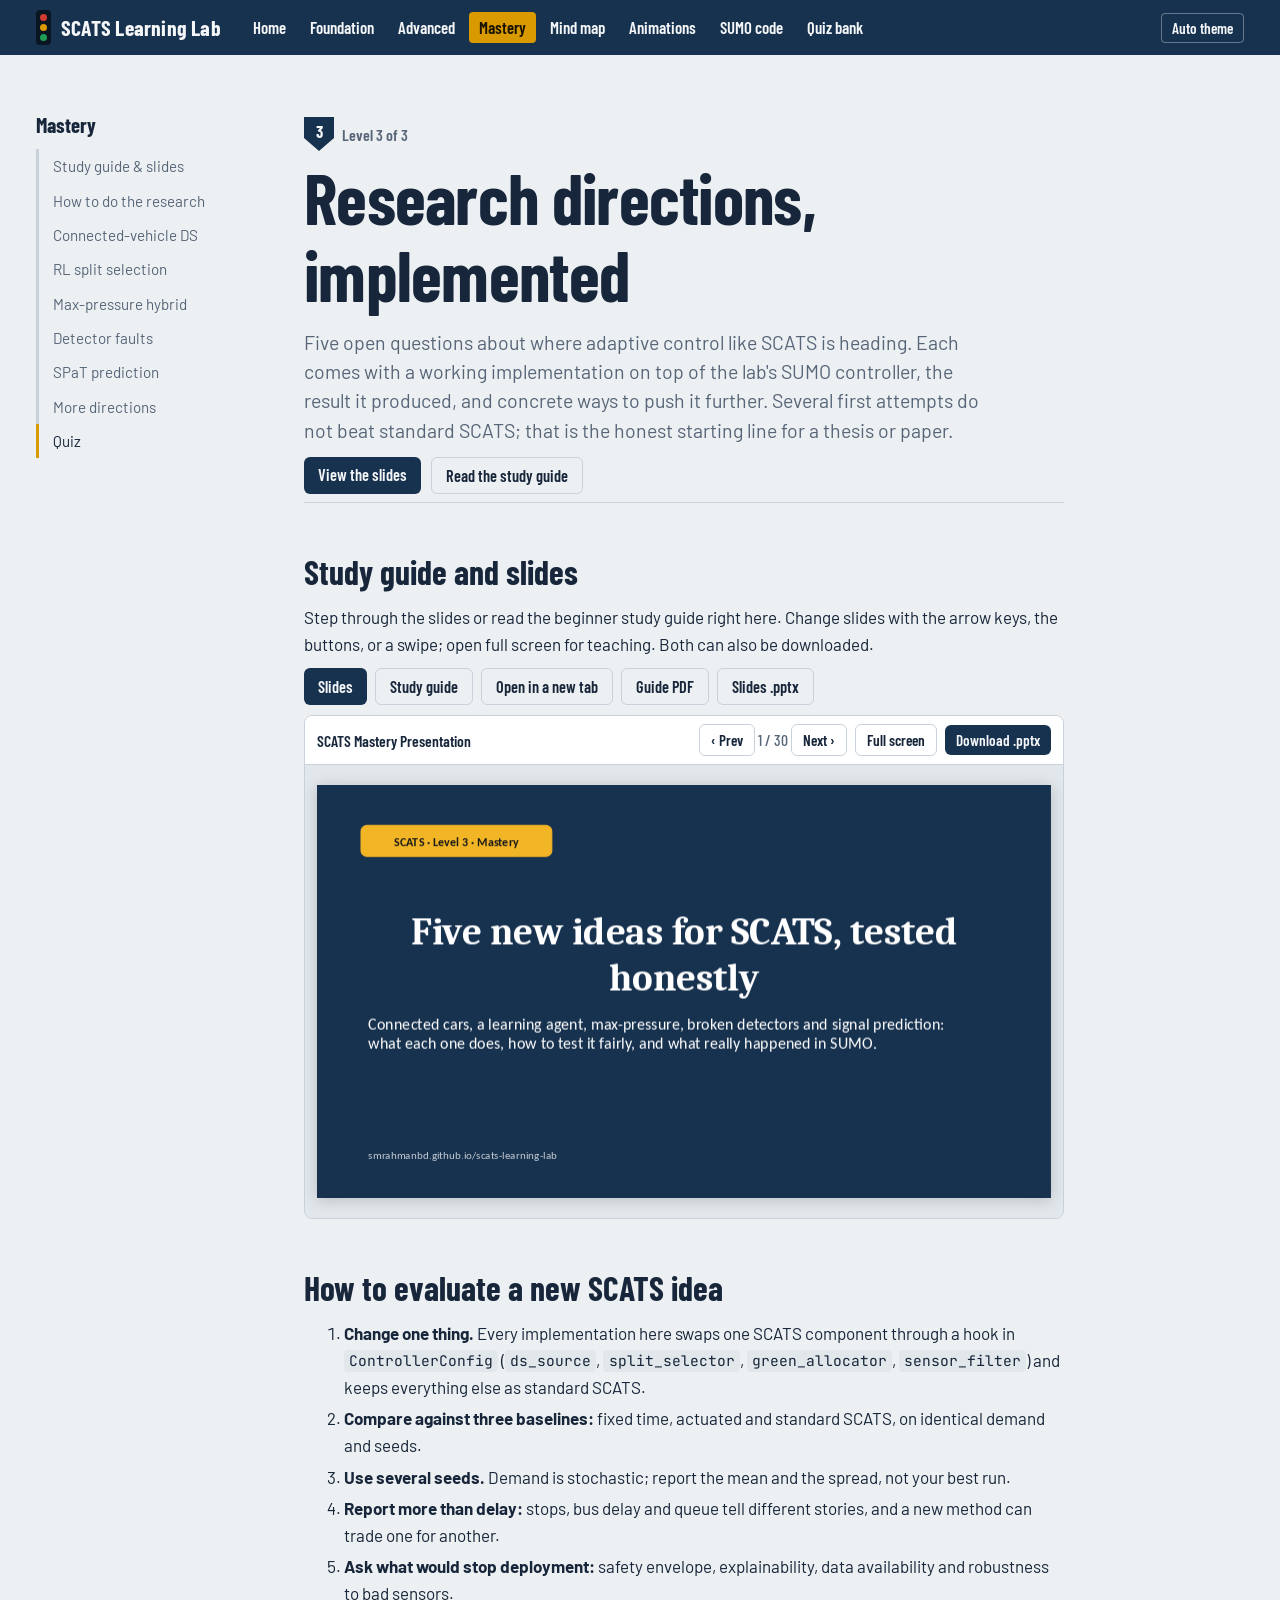
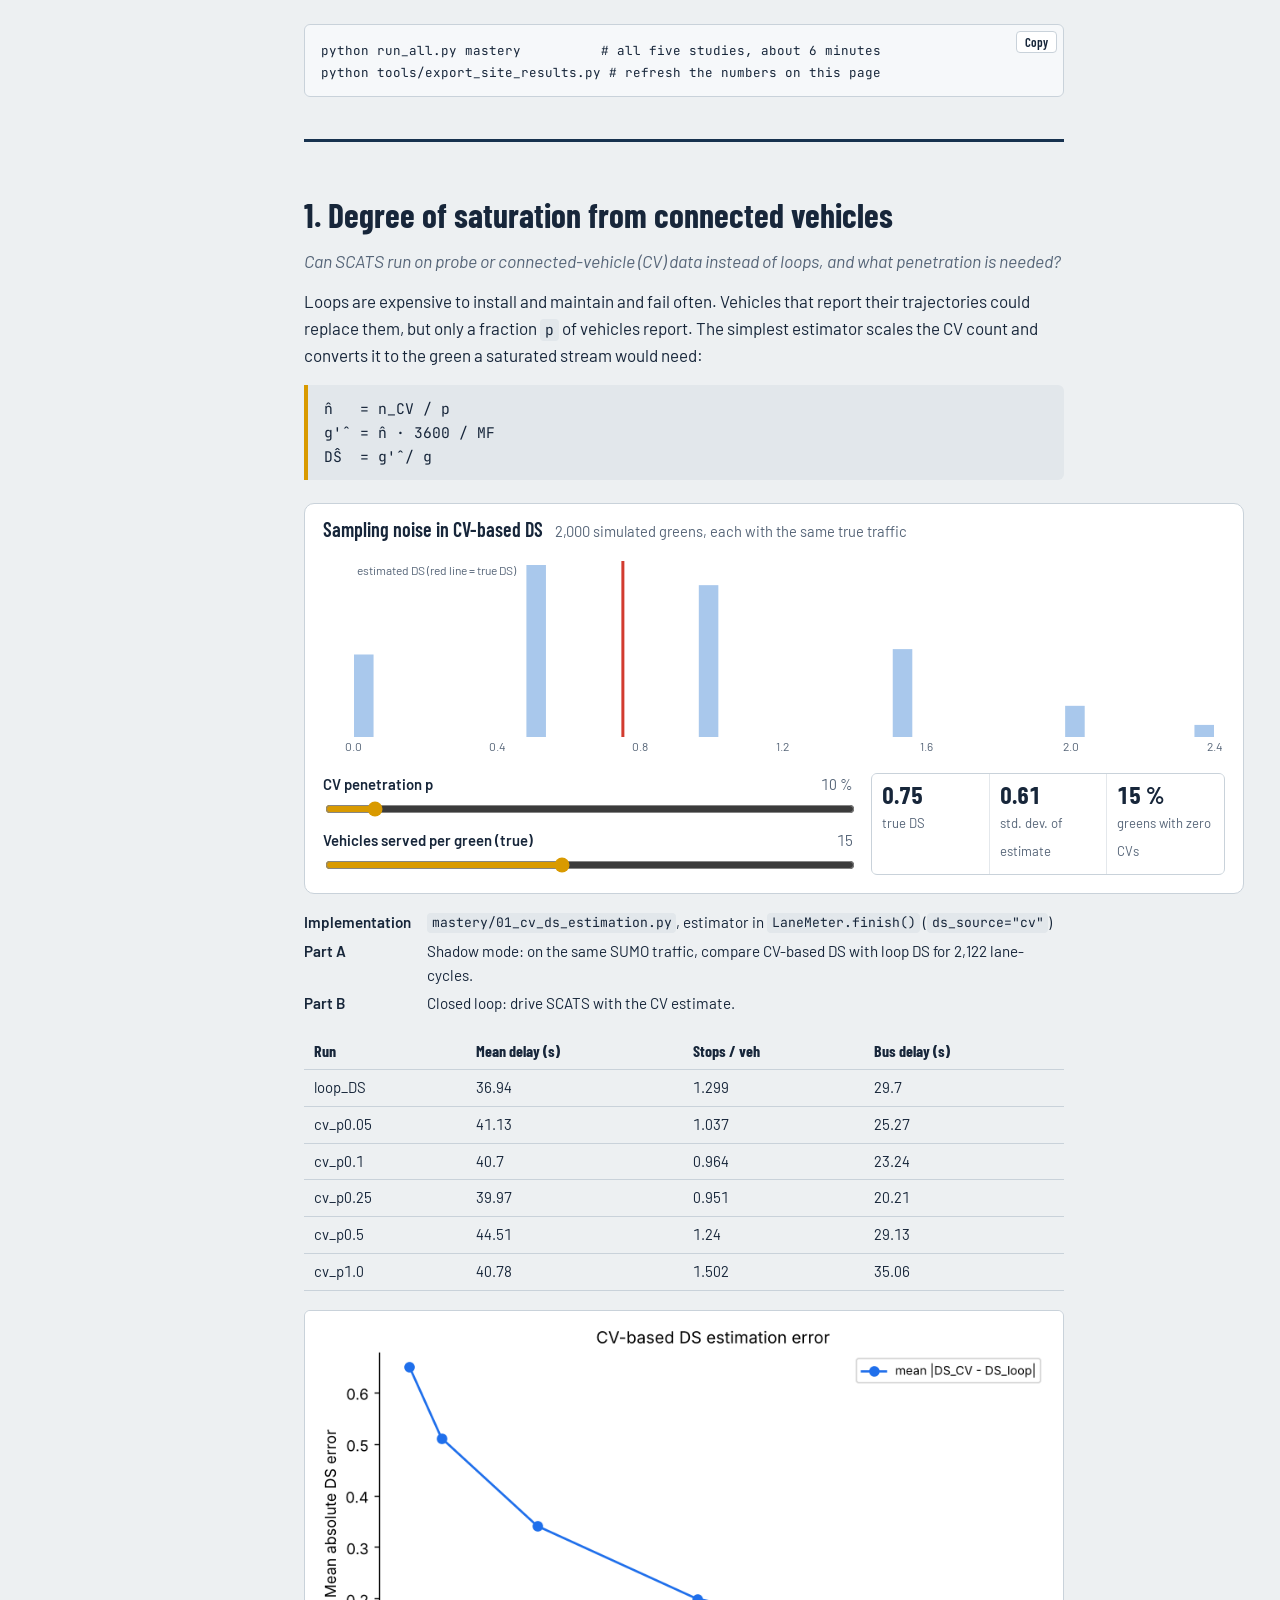
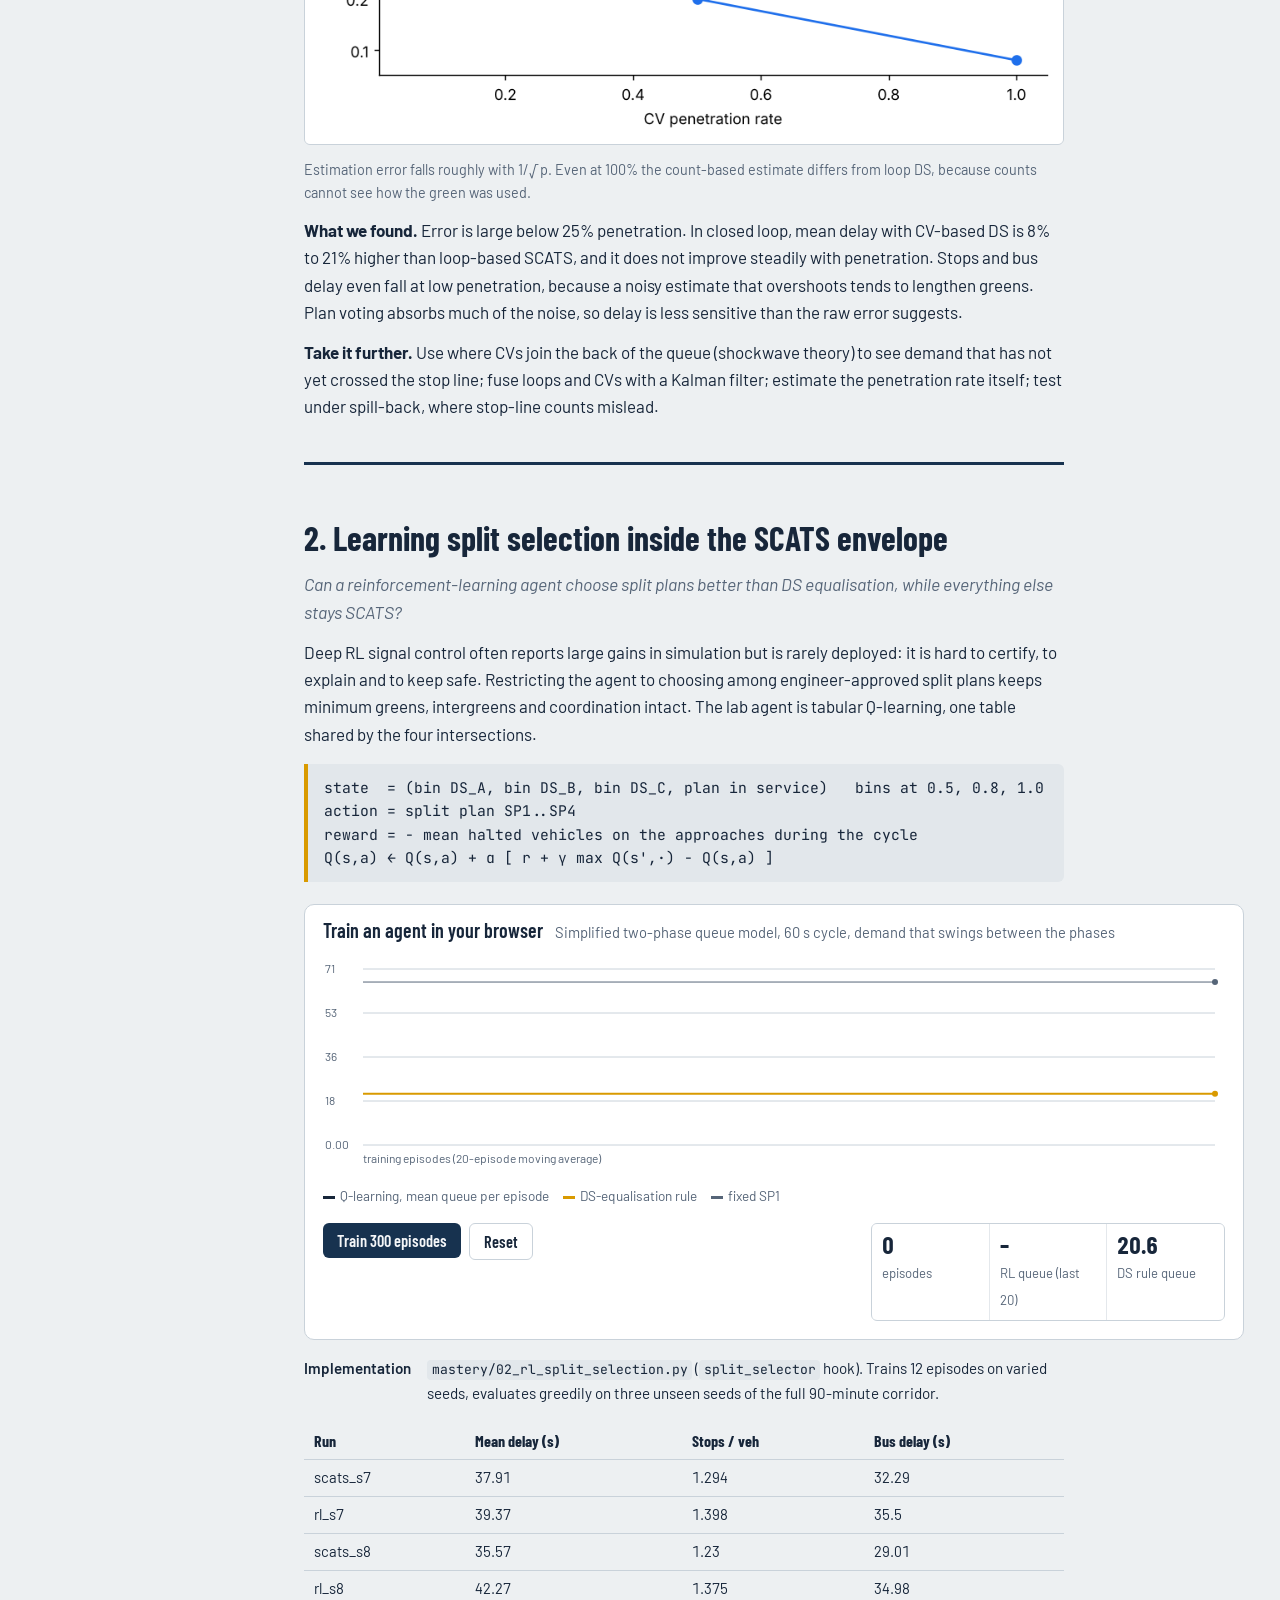
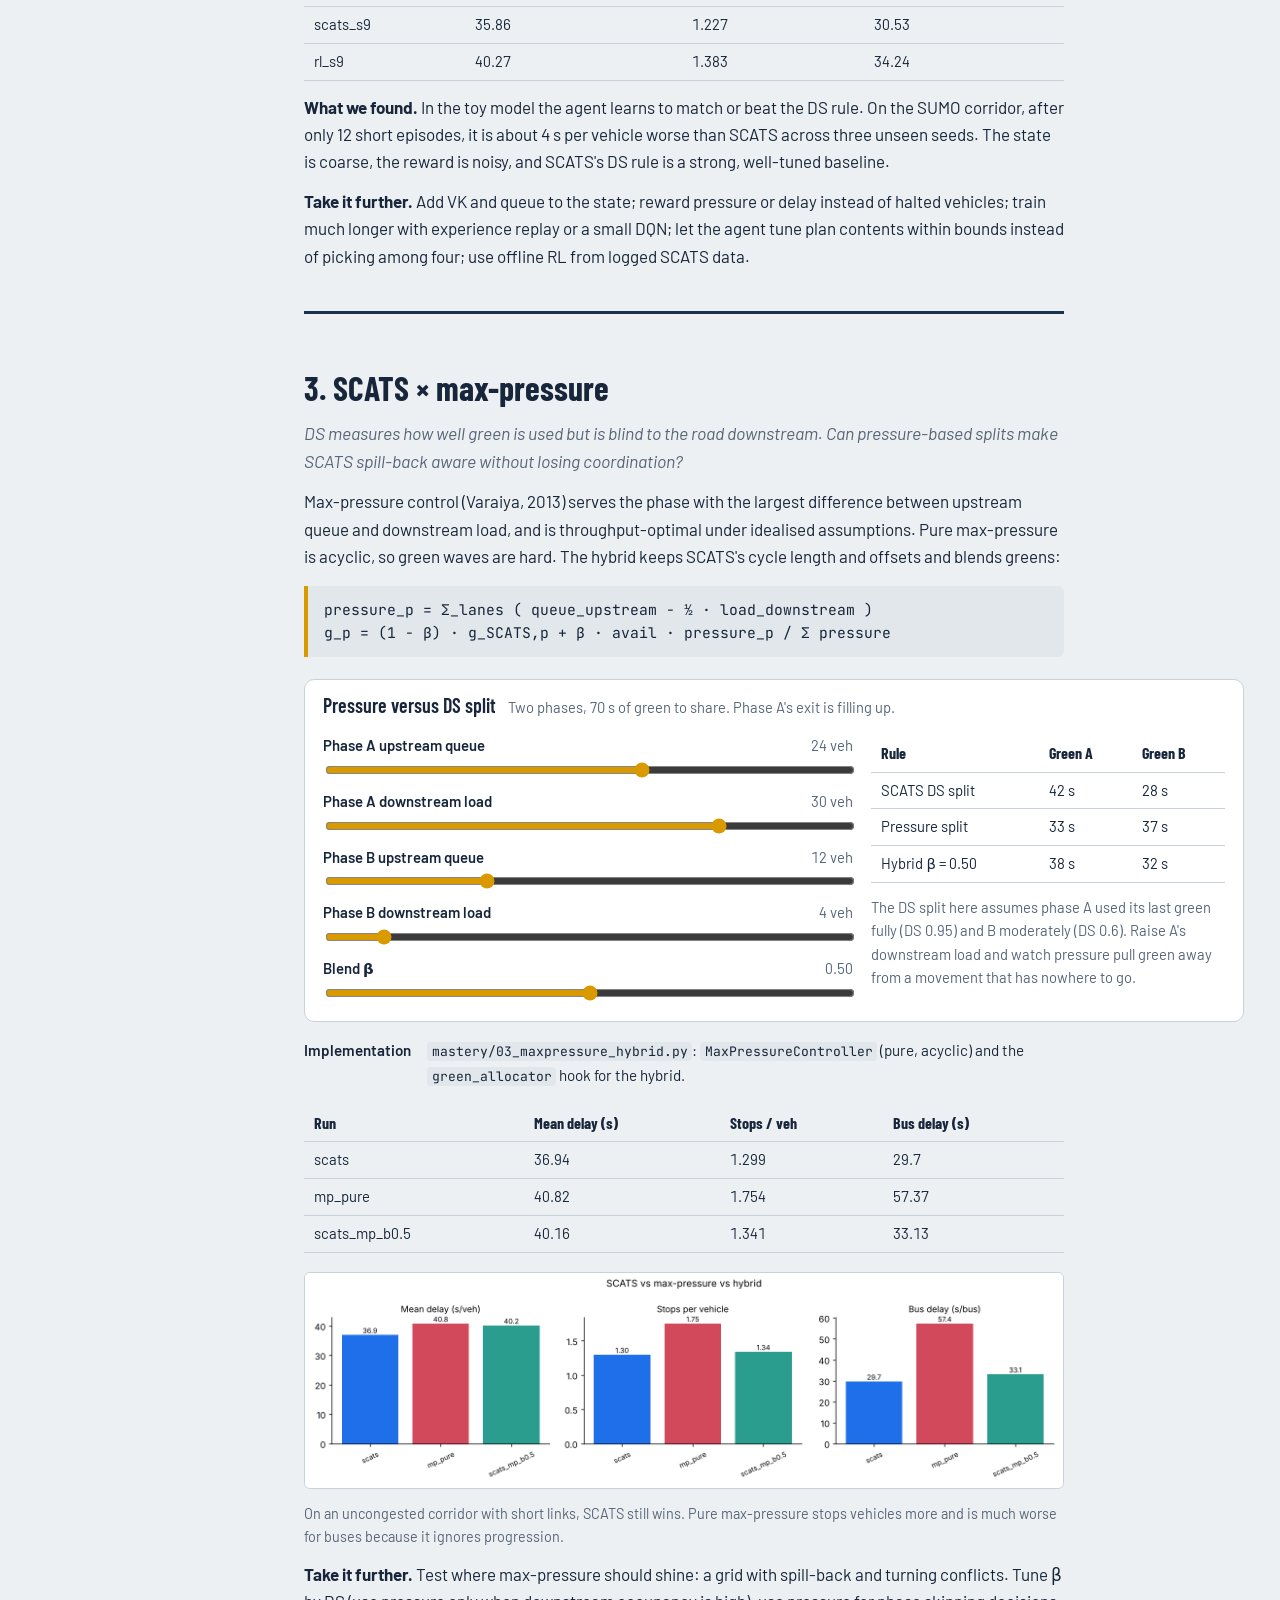
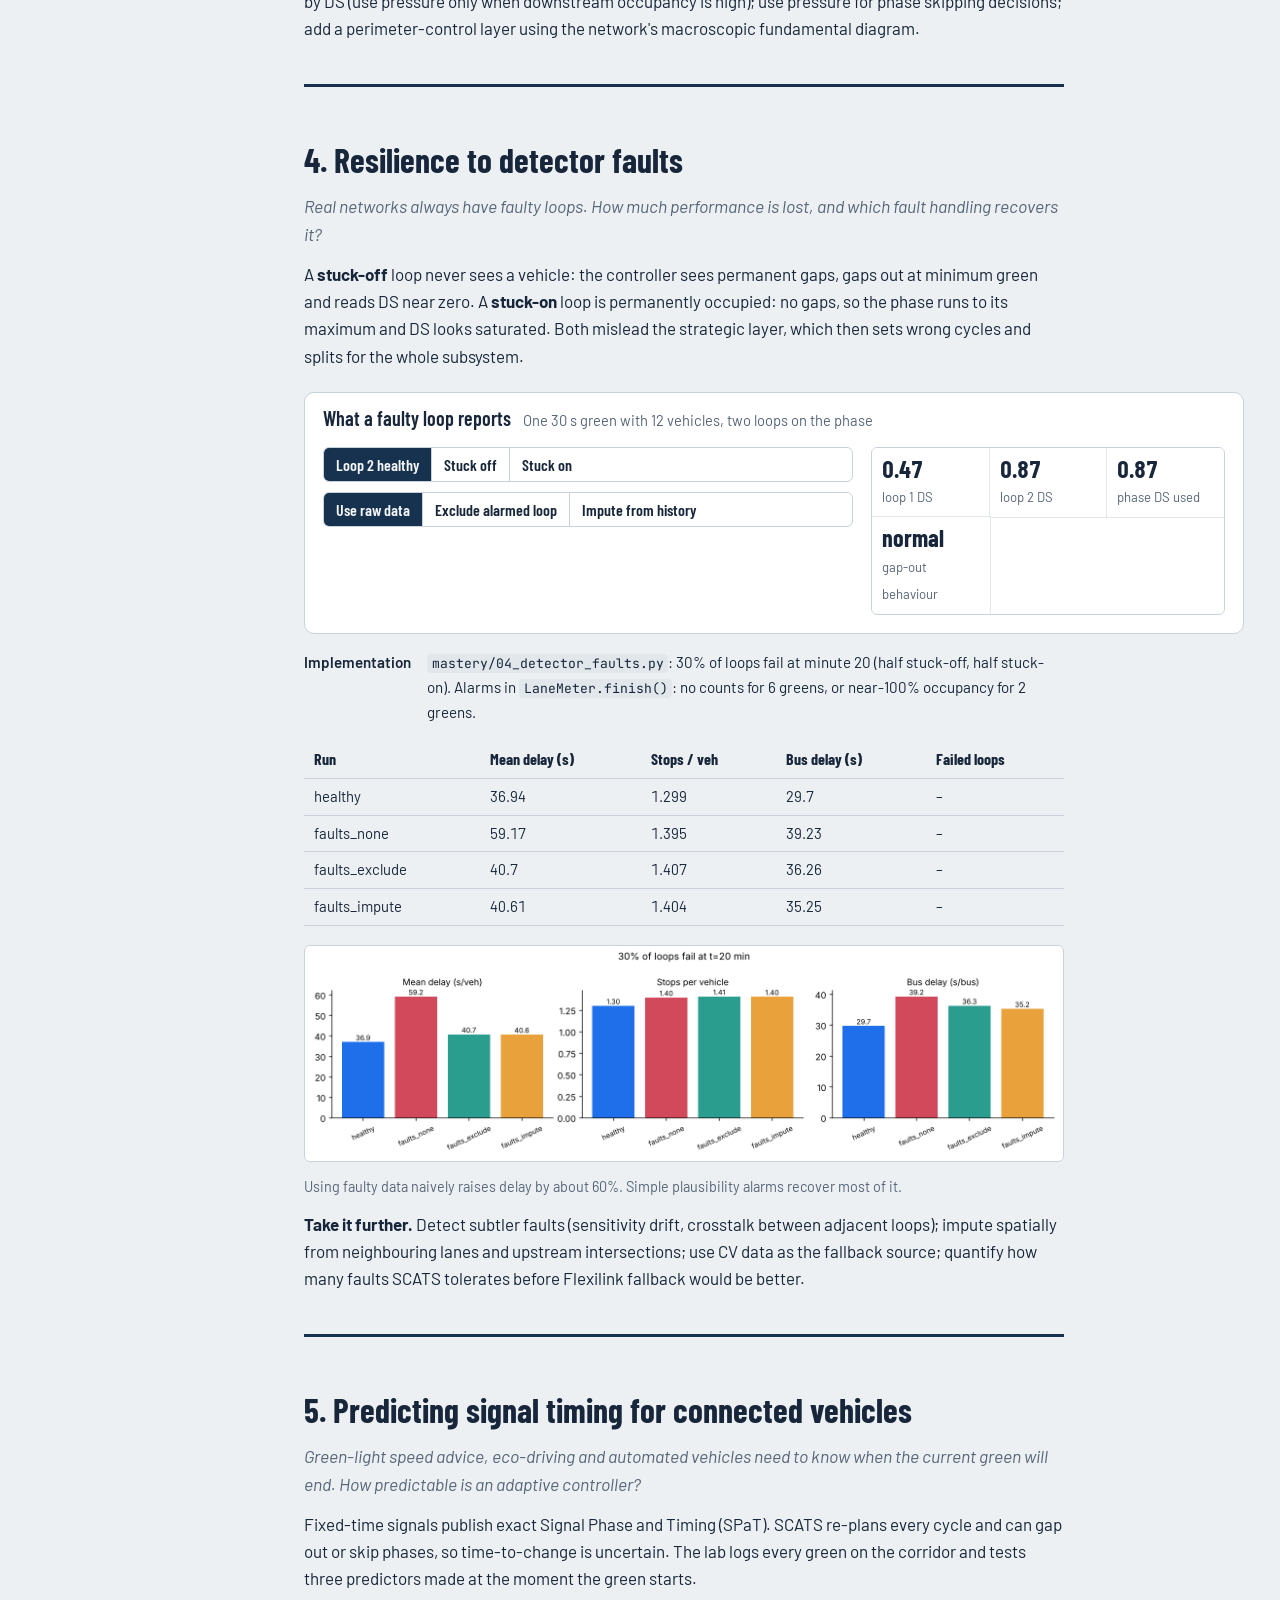
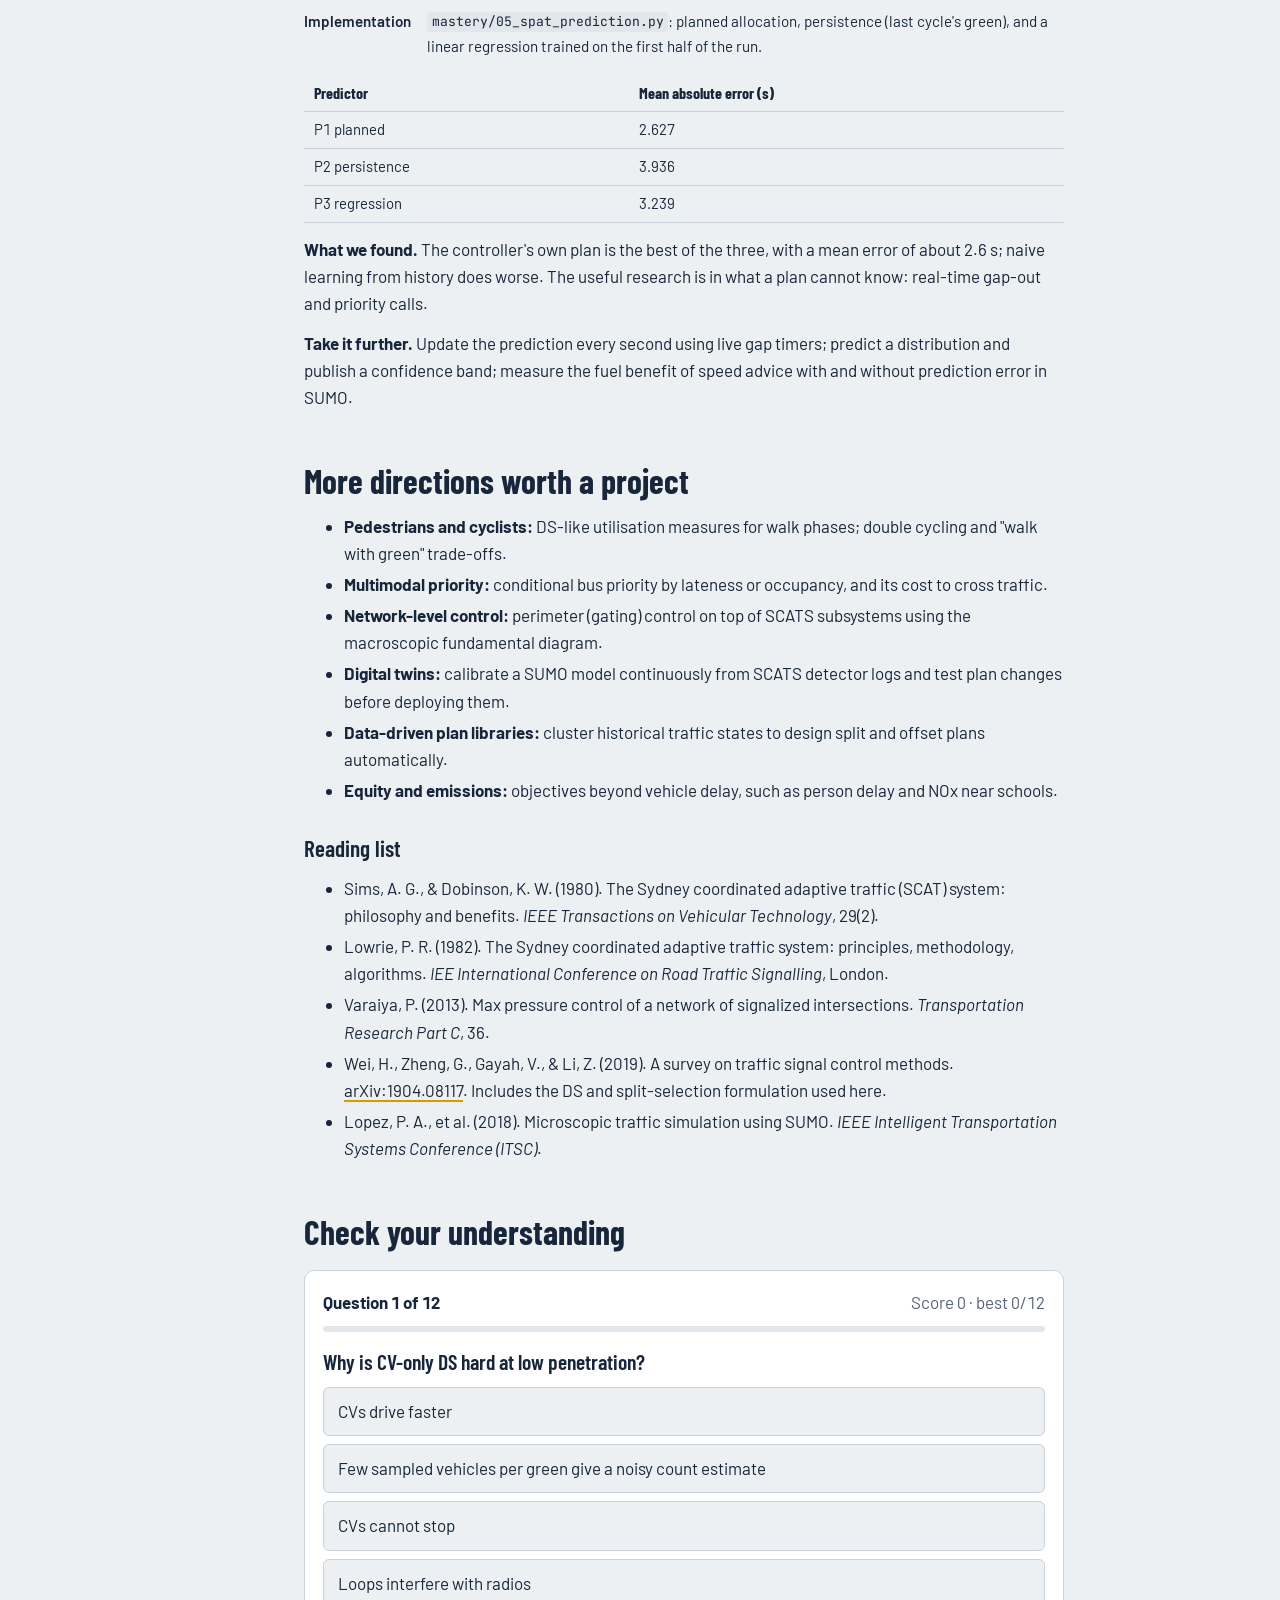
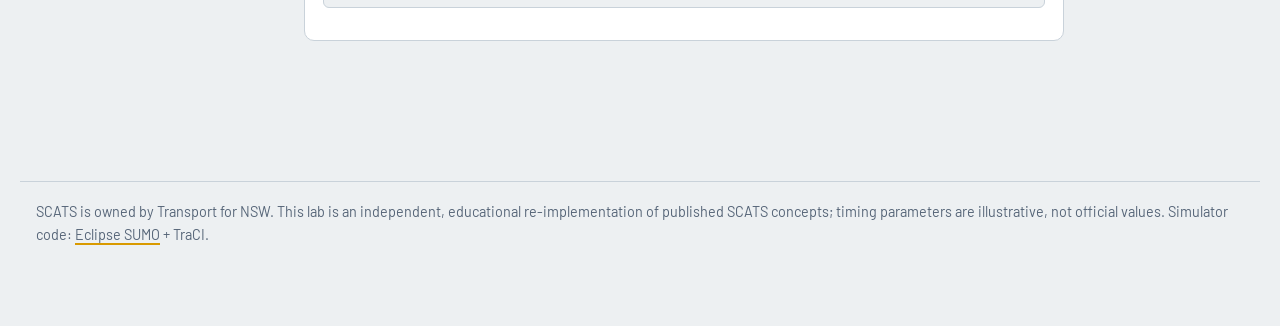
<file: docs/mastery.html>
<!doctype html>
<html lang="en">
<head>
<meta charset="utf-8">
<meta name="viewport" content="width=device-width, initial-scale=1, viewport-fit=cover">
<title>SCATS Mastery</title>
<meta name="claude:viewport-fit-sides" content="cover">
<link rel="preconnect" href="https://fonts.googleapis.com"><link rel="preconnect" href="https://fonts.gstatic.com" crossorigin>
<link rel="stylesheet" href="https://fonts.googleapis.com/css2?family=Barlow+Condensed:wght@500;600;700&family=Barlow:ital,wght@0,400;0,500;0,600;1,400&family=JetBrains+Mono:wght@400;600&display=swap">
<link rel="stylesheet" href="css/site.css">
</head>
<body>
<div class="wrap layout">
  <aside class="route" aria-label="On this page"><span class="level-name">Mastery</span><ol></ol></aside>
  <main class="content">
    <header class="level-head prose">
      <span class="level-tag"><span class="shield">3</span>Level 3 of 3</span>
      <h1>Research directions, implemented</h1>
      <p class="lede">Five open questions about where adaptive control like SCATS is heading. Each comes with a working implementation on top of the lab's SUMO controller, the result it produced, and concrete ways to push it further. Several first attempts do not beat standard SCATS; that is the honest starting line for a thesis or paper.</p>
      <p class="materials-links" style="display:flex;gap:10px;flex-wrap:wrap;margin-top:12px"><a class="btn" style="text-decoration:none" href="#materials" data-open="slides">View the slides</a><a class="btn ghost" style="text-decoration:none" href="#materials" data-open="guide">Read the study guide</a></p>
    </header>

    <section class="prose" id="materials-sec">
      <h2 id="materials" data-short="Study guide &amp; slides">Study guide and slides</h2>
      <p>Step through the slides or read the beginner study guide right here. Change slides with the arrow keys, the buttons, or a swipe; open full screen for teaching. Both can also be downloaded.</p>
      <div class="mat-tabs" role="tablist" style="display:flex;gap:8px;flex-wrap:wrap;margin:10px 0">
        <button class="btn" type="button" role="tab" aria-selected="true" data-mode="slides" data-src="viewer.html?doc=materials/SCATS_Mastery_Presentation.pdf&amp;mode=slides&amp;dl=materials/SCATS_Mastery_Presentation.pptx&amp;embed=1">Slides</button>
        <button class="btn ghost" type="button" role="tab" aria-selected="false" data-mode="guide" data-src="viewer.html?doc=materials/SCATS_Mastery_Study_Guide.pdf&amp;mode=guide&amp;embed=1">Study guide</button>
        <a class="btn ghost" id="matFull" style="text-decoration:none" href="viewer.html?doc=materials/SCATS_Mastery_Presentation.pdf&amp;mode=slides&amp;dl=materials/SCATS_Mastery_Presentation.pptx" target="_blank" rel="noopener">Open in a new tab</a>
        <a class="btn ghost" style="text-decoration:none" href="materials/SCATS_Mastery_Study_Guide.pdf" download>Guide PDF</a>
        <a class="btn ghost" style="text-decoration:none" href="materials/SCATS_Mastery_Presentation.pptx" download>Slides .pptx</a>
      </div>
      <div id="matFrame" style="border:1px solid var(--line);border-radius:8px;overflow:hidden;aspect-ratio:16/10.6;width:100%;background:var(--sunk)">
        <iframe id="matIframe" title="SCATS Mastery slides and study guide" src="viewer.html?doc=materials/SCATS_Mastery_Presentation.pdf&amp;mode=slides&amp;dl=materials/SCATS_Mastery_Presentation.pptx&amp;embed=1" loading="lazy" allowfullscreen style="width:100%;height:100%;border:0;display:block"></iframe>
      </div>
      <script>
      (function () {
        var tabs = document.querySelectorAll('.mat-tabs [data-mode]'), ifr = document.getElementById('matIframe'),
            box = document.getElementById('matFrame'), full = document.getElementById('matFull');
        function pick(mode) {
          tabs.forEach(function (b) {
            var on = b.dataset.mode === mode;
            b.className = on ? 'btn' : 'btn ghost'; b.setAttribute('aria-selected', on);
            if (on) { ifr.src = b.dataset.src; full.href = b.dataset.src.replace('&embed=1', ''); }
          });
          if (mode === 'guide') { box.style.aspectRatio = 'auto'; box.style.height = '85vh'; }
          else { box.style.height = ''; box.style.aspectRatio = '16/10.6'; }
        }
        tabs.forEach(function (b) { b.addEventListener('click', function () { pick(b.dataset.mode); }); });
        document.querySelectorAll('[data-open]').forEach(function (a) { a.addEventListener('click', function () { pick(a.dataset.open); }); });
      })();
      </script>
    </section>

    <section class="prose">
      <h2 id="method" data-short="How to do the research">How to evaluate a new SCATS idea</h2>
      <ol>
        <li><strong>Change one thing.</strong> Every implementation here swaps one SCATS component through a hook in <code>ControllerConfig</code> (<code>ds_source</code>, <code>split_selector</code>, <code>green_allocator</code>, <code>sensor_filter</code>) and keeps everything else as standard SCATS.</li>
        <li><strong>Compare against three baselines:</strong> fixed time, actuated and standard SCATS, on identical demand and seeds.</li>
        <li><strong>Use several seeds.</strong> Demand is stochastic; report the mean and the spread, not your best run.</li>
        <li><strong>Report more than delay:</strong> stops, bus delay and queue tell different stories, and a new method can trade one for another.</li>
        <li><strong>Ask what would stop deployment:</strong> safety envelope, explainability, data availability and robustness to bad sensors.</li>
      </ol>
      <pre><code>python run_all.py mastery          # all five studies, about 6 minutes
python tools/export_site_results.py # refresh the numbers on this page</code></pre>
    </section>

    <!-- ===================== CV ===================== -->
    <section class="prose research">
      <h2 id="cv" data-short="Connected-vehicle DS">1. Degree of saturation from connected vehicles</h2>
      <p class="rq">Can SCATS run on probe or connected-vehicle (CV) data instead of loops, and what penetration is needed?</p>
      <p>Loops are expensive to install and maintain and fail often. Vehicles that report their trajectories could replace them, but only a fraction <code>p</code> of vehicles report. The simplest estimator scales the CV count and converts it to the green a saturated stream would need:</p>
      <div class="formula">n̂   = n_CV / p
g'̂  = n̂ · 3600 / MF
DŜ  = g'̂ / g</div>
    </section>
    <div class="bay">
      <div class="bay-head"><h4>Sampling noise in CV-based DS</h4><span class="hint">2,000 simulated greens, each with the same true traffic</span></div>
      <div class="bay-body">
        <canvas class="chart" id="cvCv" style="height:200px" aria-label="Histogram of DS estimates"></canvas>
        <div class="bay-split">
          <div class="controls">
            <div class="ctl"><label for="cvP">CV penetration p</label><output id="cvPo"></output><input type="range" id="cvP" min="0.02" max="1" step="0.01" value="0.1"></div>
            <div class="ctl"><label for="cvN">Vehicles served per green (true)</label><output id="cvNo"></output><input type="range" id="cvN" min="3" max="30" value="15"></div>
          </div>
          <div class="readout"><div><b id="cvTrue">–</b><span>true DS</span></div><div><b id="cvSd">–</b><span>std. dev. of estimate</span></div><div><b id="cvZero">–</b><span>greens with zero CVs</span></div></div>
        </div>
      </div>
    </div>
    <section class="prose">
      <dl class="facts">
        <dt>Implementation</dt><dd><code>mastery/01_cv_ds_estimation.py</code>, estimator in <code>LaneMeter.finish()</code> (<code>ds_source="cv"</code>)</dd>
        <dt>Part A</dt><dd>Shadow mode: on the same SUMO traffic, compare CV-based DS with loop DS for 2,122 lane-cycles.</dd>
        <dt>Part B</dt><dd>Closed loop: drive SCATS with the CV estimate.</dd>
      </dl>
      <div class="table-scroll" id="cvTable"></div>
      <figure><img src="assets/results/mastery_cv_accuracy.png" alt="Mean absolute DS error against CV penetration, falling from about 0.65 at 5 percent to 0.08 at 100 percent" loading="lazy"><figcaption>Estimation error falls roughly with 1/√p. Even at 100% the count-based estimate differs from loop DS, because counts cannot see how the green was used.</figcaption></figure>
      <p><strong>What we found.</strong> Error is large below 25% penetration. In closed loop, mean delay with CV-based DS is 8% to 21% higher than loop-based SCATS, and it does not improve steadily with penetration. Stops and bus delay even fall at low penetration, because a noisy estimate that overshoots tends to lengthen greens. Plan voting absorbs much of the noise, so delay is less sensitive than the raw error suggests.</p>
      <p><strong>Take it further.</strong> Use where CVs join the back of the queue (shockwave theory) to see demand that has not yet crossed the stop line; fuse loops and CVs with a Kalman filter; estimate the penetration rate itself; test under spill-back, where stop-line counts mislead.</p>
    </section>

    <!-- ===================== RL ===================== -->
    <section class="prose research">
      <h2 id="rl" data-short="RL split selection">2. Learning split selection inside the SCATS envelope</h2>
      <p class="rq">Can a reinforcement-learning agent choose split plans better than DS equalisation, while everything else stays SCATS?</p>
      <p>Deep RL signal control often reports large gains in simulation but is rarely deployed: it is hard to certify, to explain and to keep safe. Restricting the agent to choosing among engineer-approved split plans keeps minimum greens, intergreens and coordination intact. The lab agent is tabular Q-learning, one table shared by the four intersections.</p>
      <div class="formula">state  = (bin DS_A, bin DS_B, bin DS_C, plan in service)   bins at 0.5, 0.8, 1.0
action = split plan SP1..SP4
reward = − mean halted vehicles on the approaches during the cycle
Q(s,a) ← Q(s,a) + α [ r + γ max Q(s',·) − Q(s,a) ]</div>
    </section>
    <div class="bay">
      <div class="bay-head"><h4>Train an agent in your browser</h4><span class="hint">Simplified two-phase queue model, 60 s cycle, demand that swings between the phases</span></div>
      <div class="bay-body">
        <canvas class="chart" id="rlCv" style="height:210px" aria-label="Learning curve"></canvas>
        <div class="legend"><span><i style="background:var(--fg)"></i>Q-learning, mean queue per episode</span><span><i style="background:var(--amber)"></i>DS-equalisation rule</span><span><i style="background:var(--muted)"></i>fixed SP1</span></div>
        <div class="bay-split">
          <div style="display:flex;gap:8px;flex-wrap:wrap;align-items:start"><button class="btn" type="button" id="rlGo">Train 300 episodes</button><button class="btn ghost" type="button" id="rlReset">Reset</button></div>
          <div class="readout"><div><b id="rlEp">0</b><span>episodes</span></div><div><b id="rlQ">–</b><span>RL queue (last 20)</span></div><div><b id="rlDs">–</b><span>DS rule queue</span></div></div>
        </div>
      </div>
    </div>
    <section class="prose">
      <dl class="facts"><dt>Implementation</dt><dd><code>mastery/02_rl_split_selection.py</code> (<code>split_selector</code> hook). Trains 12 episodes on varied seeds, evaluates greedily on three unseen seeds of the full 90-minute corridor.</dd></dl>
      <div class="table-scroll" id="rlTable"></div>
      <p><strong>What we found.</strong> In the toy model the agent learns to match or beat the DS rule. On the SUMO corridor, after only 12 short episodes, it is about 4 s per vehicle worse than SCATS across three unseen seeds. The state is coarse, the reward is noisy, and SCATS's DS rule is a strong, well-tuned baseline.</p>
      <p><strong>Take it further.</strong> Add VK and queue to the state; reward pressure or delay instead of halted vehicles; train much longer with experience replay or a small DQN; let the agent tune plan contents within bounds instead of picking among four; use offline RL from logged SCATS data.</p>
    </section>

    <!-- ===================== MP ===================== -->
    <section class="prose research">
      <h2 id="mp" data-short="Max-pressure hybrid">3. SCATS × max-pressure</h2>
      <p class="rq">DS measures how well green is used but is blind to the road downstream. Can pressure-based splits make SCATS spill-back aware without losing coordination?</p>
      <p>Max-pressure control (Varaiya, 2013) serves the phase with the largest difference between upstream queue and downstream load, and is throughput-optimal under idealised assumptions. Pure max-pressure is acyclic, so green waves are hard. The hybrid keeps SCATS's cycle length and offsets and blends greens:</p>
      <div class="formula">pressure_p = Σ_lanes ( queue_upstream − ½ · load_downstream )
g_p = (1 − β) · g_SCATS,p + β · avail · pressure_p / Σ pressure</div>
    </section>
    <div class="bay">
      <div class="bay-head"><h4>Pressure versus DS split</h4><span class="hint">Two phases, 70 s of green to share. Phase A's exit is filling up.</span></div>
      <div class="bay-body bay-split">
        <div class="controls">
          <div class="ctl"><label for="mpQa">Phase A upstream queue</label><output id="mpQao"></output><input type="range" id="mpQa" min="0" max="40" value="24"></div>
          <div class="ctl"><label for="mpDa">Phase A downstream load</label><output id="mpDao"></output><input type="range" id="mpDa" min="0" max="40" value="30"></div>
          <div class="ctl"><label for="mpQb">Phase B upstream queue</label><output id="mpQbo"></output><input type="range" id="mpQb" min="0" max="40" value="12"></div>
          <div class="ctl"><label for="mpDb">Phase B downstream load</label><output id="mpDbo"></output><input type="range" id="mpDb" min="0" max="40" value="4"></div>
          <div class="ctl"><label for="mpBeta">Blend β</label><output id="mpBetao"></output><input type="range" id="mpBeta" min="0" max="1" step="0.05" value="0.5"></div>
        </div>
        <div>
          <div class="table-scroll" style="margin-top:0"><table class="data"><thead><tr><th>Rule</th><th>Green A</th><th>Green B</th></tr></thead><tbody id="mpT"></tbody></table></div>
          <p class="muted" style="font-size:.92rem">The DS split here assumes phase A used its last green fully (DS 0.95) and B moderately (DS 0.6). Raise A's downstream load and watch pressure pull green away from a movement that has nowhere to go.</p>
        </div>
      </div>
    </div>
    <section class="prose">
      <dl class="facts"><dt>Implementation</dt><dd><code>mastery/03_maxpressure_hybrid.py</code>: <code>MaxPressureController</code> (pure, acyclic) and the <code>green_allocator</code> hook for the hybrid.</dd></dl>
      <div class="table-scroll" id="mpTable"></div>
      <figure><img src="assets/results/mastery_maxpressure.png" alt="Bar charts comparing SCATS, pure max-pressure and the hybrid" loading="lazy"><figcaption>On an uncongested corridor with short links, SCATS still wins. Pure max-pressure stops vehicles more and is much worse for buses because it ignores progression.</figcaption></figure>
      <p><strong>Take it further.</strong> Test where max-pressure should shine: a grid with spill-back and turning conflicts. Tune β by DS (use pressure only when downstream occupancy is high); use pressure for phase skipping decisions; add a perimeter-control layer using the network's macroscopic fundamental diagram.</p>
    </section>

    <!-- ===================== Faults ===================== -->
    <section class="prose research">
      <h2 id="faults" data-short="Detector faults">4. Resilience to detector faults</h2>
      <p class="rq">Real networks always have faulty loops. How much performance is lost, and which fault handling recovers it?</p>
      <p>A <strong>stuck-off</strong> loop never sees a vehicle: the controller sees permanent gaps, gaps out at minimum green and reads DS near zero. A <strong>stuck-on</strong> loop is permanently occupied: no gaps, so the phase runs to its maximum and DS looks saturated. Both mislead the strategic layer, which then sets wrong cycles and splits for the whole subsystem.</p>
    </section>
    <div class="bay">
      <div class="bay-head"><h4>What a faulty loop reports</h4><span class="hint">One 30 s green with 12 vehicles, two loops on the phase</span></div>
      <div class="bay-body bay-split">
        <div class="controls">
          <div class="seg" role="group" aria-label="Fault on loop 2" id="ftType"><button type="button" data-f="ok" aria-pressed="true">Loop 2 healthy</button><button type="button" data-f="off">Stuck off</button><button type="button" data-f="on">Stuck on</button></div>
          <div class="seg" role="group" aria-label="Fault handling" id="ftHand"><button type="button" data-h="none" aria-pressed="true">Use raw data</button><button type="button" data-h="exclude">Exclude alarmed loop</button><button type="button" data-h="impute">Impute from history</button></div>
        </div>
        <div class="readout"><div><b id="ftL1">–</b><span>loop 1 DS</span></div><div><b id="ftL2">–</b><span>loop 2 DS</span></div><div><b id="ftPh">–</b><span>phase DS used</span></div><div><b id="ftGo">–</b><span>gap-out behaviour</span></div></div>
      </div>
    </div>
    <section class="prose">
      <dl class="facts"><dt>Implementation</dt><dd><code>mastery/04_detector_faults.py</code>: 30% of loops fail at minute 20 (half stuck-off, half stuck-on). Alarms in <code>LaneMeter.finish()</code>: no counts for 6 greens, or near-100% occupancy for 2 greens.</dd></dl>
      <div class="table-scroll" id="ftTable"></div>
      <figure><img src="assets/results/mastery_faults.png" alt="Bar charts comparing healthy, naive, exclude and impute fault handling" loading="lazy"><figcaption>Using faulty data naively raises delay by about 60%. Simple plausibility alarms recover most of it.</figcaption></figure>
      <p><strong>Take it further.</strong> Detect subtler faults (sensitivity drift, crosstalk between adjacent loops); impute spatially from neighbouring lanes and upstream intersections; use CV data as the fallback source; quantify how many faults SCATS tolerates before Flexilink fallback would be better.</p>
    </section>

    <!-- ===================== SPaT ===================== -->
    <section class="prose research">
      <h2 id="spat" data-short="SPaT prediction">5. Predicting signal timing for connected vehicles</h2>
      <p class="rq">Green-light speed advice, eco-driving and automated vehicles need to know when the current green will end. How predictable is an adaptive controller?</p>
      <p>Fixed-time signals publish exact Signal Phase and Timing (SPaT). SCATS re-plans every cycle and can gap out or skip phases, so time-to-change is uncertain. The lab logs every green on the corridor and tests three predictors made at the moment the green starts.</p>
      <dl class="facts"><dt>Implementation</dt><dd><code>mastery/05_spat_prediction.py</code>: planned allocation, persistence (last cycle's green), and a linear regression trained on the first half of the run.</dd></dl>
      <div class="table-scroll" id="spTable"></div>
      <p><strong>What we found.</strong> The controller's own plan is the best of the three, with a mean error of about 2.6 s; naive learning from history does worse. The useful research is in what a plan cannot know: real-time gap-out and priority calls.</p>
      <p><strong>Take it further.</strong> Update the prediction every second using live gap timers; predict a distribution and publish a confidence band; measure the fuel benefit of speed advice with and without prediction error in SUMO.</p>
    </section>

    <section class="prose">
      <h2 id="more" data-short="More directions">More directions worth a project</h2>
      <ul>
        <li><strong>Pedestrians and cyclists:</strong> DS-like utilisation measures for walk phases; double cycling and "walk with green" trade-offs.</li>
        <li><strong>Multimodal priority:</strong> conditional bus priority by lateness or occupancy, and its cost to cross traffic.</li>
        <li><strong>Network-level control:</strong> perimeter (gating) control on top of SCATS subsystems using the macroscopic fundamental diagram.</li>
        <li><strong>Digital twins:</strong> calibrate a SUMO model continuously from SCATS detector logs and test plan changes before deploying them.</li>
        <li><strong>Data-driven plan libraries:</strong> cluster historical traffic states to design split and offset plans automatically.</li>
        <li><strong>Equity and emissions:</strong> objectives beyond vehicle delay, such as person delay and NOx near schools.</li>
      </ul>
      <h3>Reading list</h3>
      <ul>
        <li>Sims, A. G., &amp; Dobinson, K. W. (1980). The Sydney coordinated adaptive traffic (SCAT) system: philosophy and benefits. <em>IEEE Transactions on Vehicular Technology</em>, 29(2).</li>
        <li>Lowrie, P. R. (1982). The Sydney coordinated adaptive traffic system: principles, methodology, algorithms. <em>IEE International Conference on Road Traffic Signalling</em>, London.</li>
        <li>Varaiya, P. (2013). Max pressure control of a network of signalized intersections. <em>Transportation Research Part C</em>, 36.</li>
        <li>Wei, H., Zheng, G., Gayah, V., &amp; Li, Z. (2019). A survey on traffic signal control methods. <a href="https://arxiv.org/abs/1904.08117">arXiv:1904.08117</a>. Includes the DS and split-selection formulation used here.</li>
        <li>Lopez, P. A., et al. (2018). Microscopic traffic simulation using SUMO. <em>IEEE Intelligent Transportation Systems Conference (ITSC)</em>.</li>
      </ul>
    </section>

    <section class="prose">
      <h2 id="quiz" data-short="Quiz">Check your understanding</h2>
      <div class="quiz" id="quizM"></div>
    </section>
  </main>
</div>
<script src="js/engine.js"></script>
<script src="js/quizdata.js"></script>
<script src="js/results.js"></script>
<script src="js/common.js"></script>
<script src="js/mastery.js"></script>
</body>
</html>
</file>
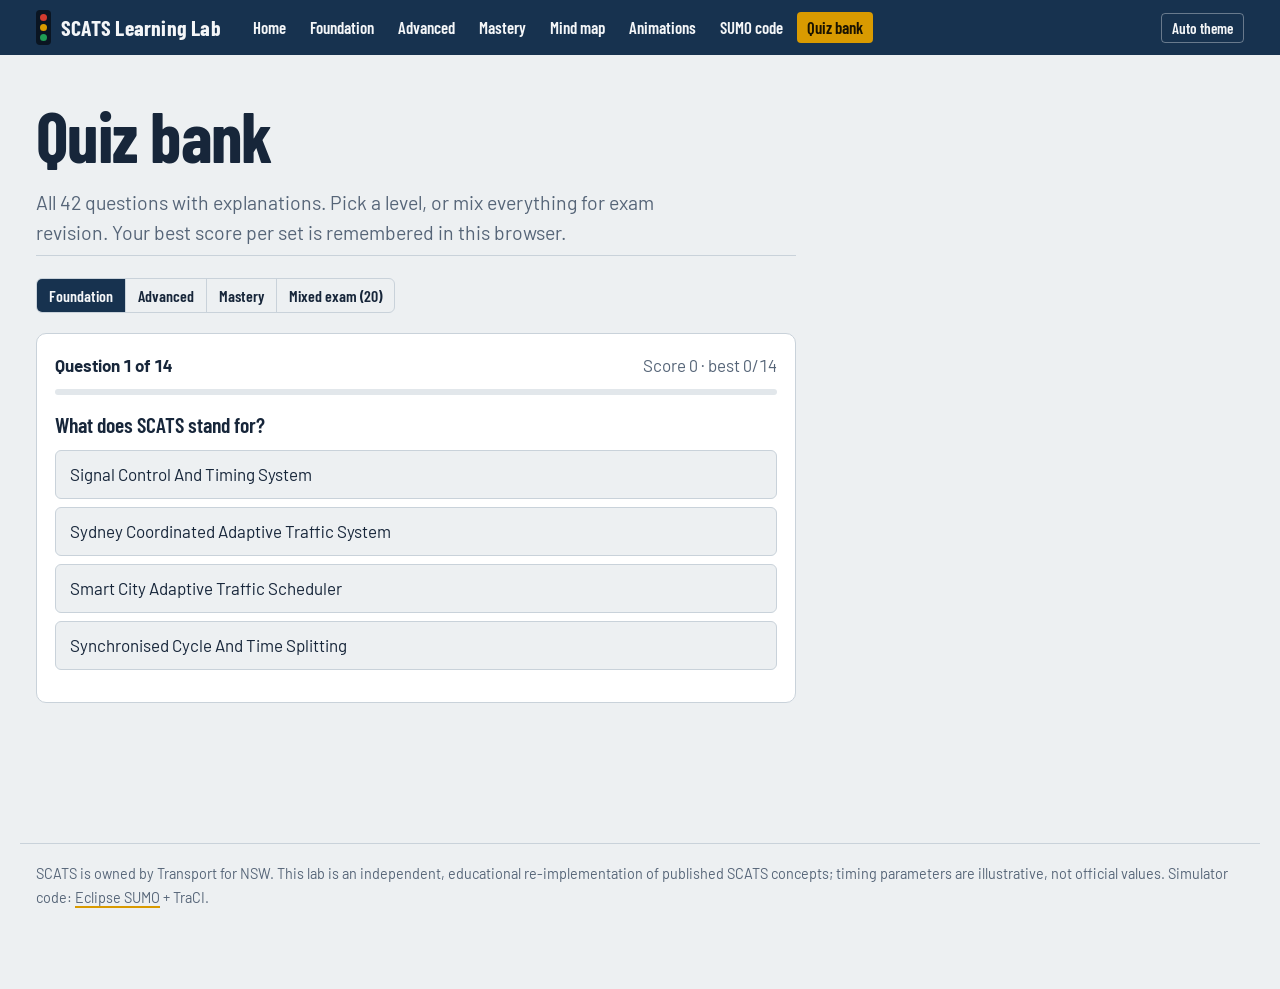
<file: docs/quiz.html>
<!doctype html>
<html lang="en">
<head>
<meta charset="utf-8">
<meta name="viewport" content="width=device-width, initial-scale=1, viewport-fit=cover">
<title>SCATS Quiz Bank</title>
<meta name="claude:viewport-fit-sides" content="cover">
<link rel="preconnect" href="https://fonts.googleapis.com"><link rel="preconnect" href="https://fonts.gstatic.com" crossorigin>
<link rel="stylesheet" href="https://fonts.googleapis.com/css2?family=Barlow+Condensed:wght@500;600;700&family=Barlow:ital,wght@0,400;0,500;0,600;1,400&family=JetBrains+Mono:wght@400;600&display=swap">
<link rel="stylesheet" href="css/site.css">
</head>
<body>
<main class="wrap">
  <header class="level-head prose">
    <h1>Quiz bank</h1>
    <p class="lede">All 42 questions with explanations. Pick a level, or mix everything for exam revision. Your best score per set is remembered in this browser.</p>
  </header>
  <div class="prose">
    <div class="seg" role="group" aria-label="Question set" id="sets" style="margin-top:1.4rem">
      <button type="button" data-s="foundation" aria-pressed="true">Foundation</button>
      <button type="button" data-s="advanced">Advanced</button>
      <button type="button" data-s="mastery">Mastery</button>
      <button type="button" data-s="mixed">Mixed exam (20)</button>
    </div>
    <div class="quiz" id="qz"></div>
  </div>
</main>
<script src="js/quizdata.js"></script>
<script src="js/common.js"></script>
<script>
  const el = document.getElementById('qz');
  function load(s) {
    let qs = s === 'mixed' ? [...QUIZ.foundation, ...QUIZ.advanced, ...QUIZ.mastery].sort(() => Math.random() - 0.5).slice(0, 20) : QUIZ[s];
    Quiz(el, qs, 'bank-' + s);
  }
  document.querySelectorAll('#sets button').forEach(b => b.addEventListener('click', () => {
    document.querySelectorAll('#sets button').forEach(x => x.setAttribute('aria-pressed', x === b)); load(b.dataset.s);
  }));
  load('foundation');
</script>
</body>
</html>
</file>
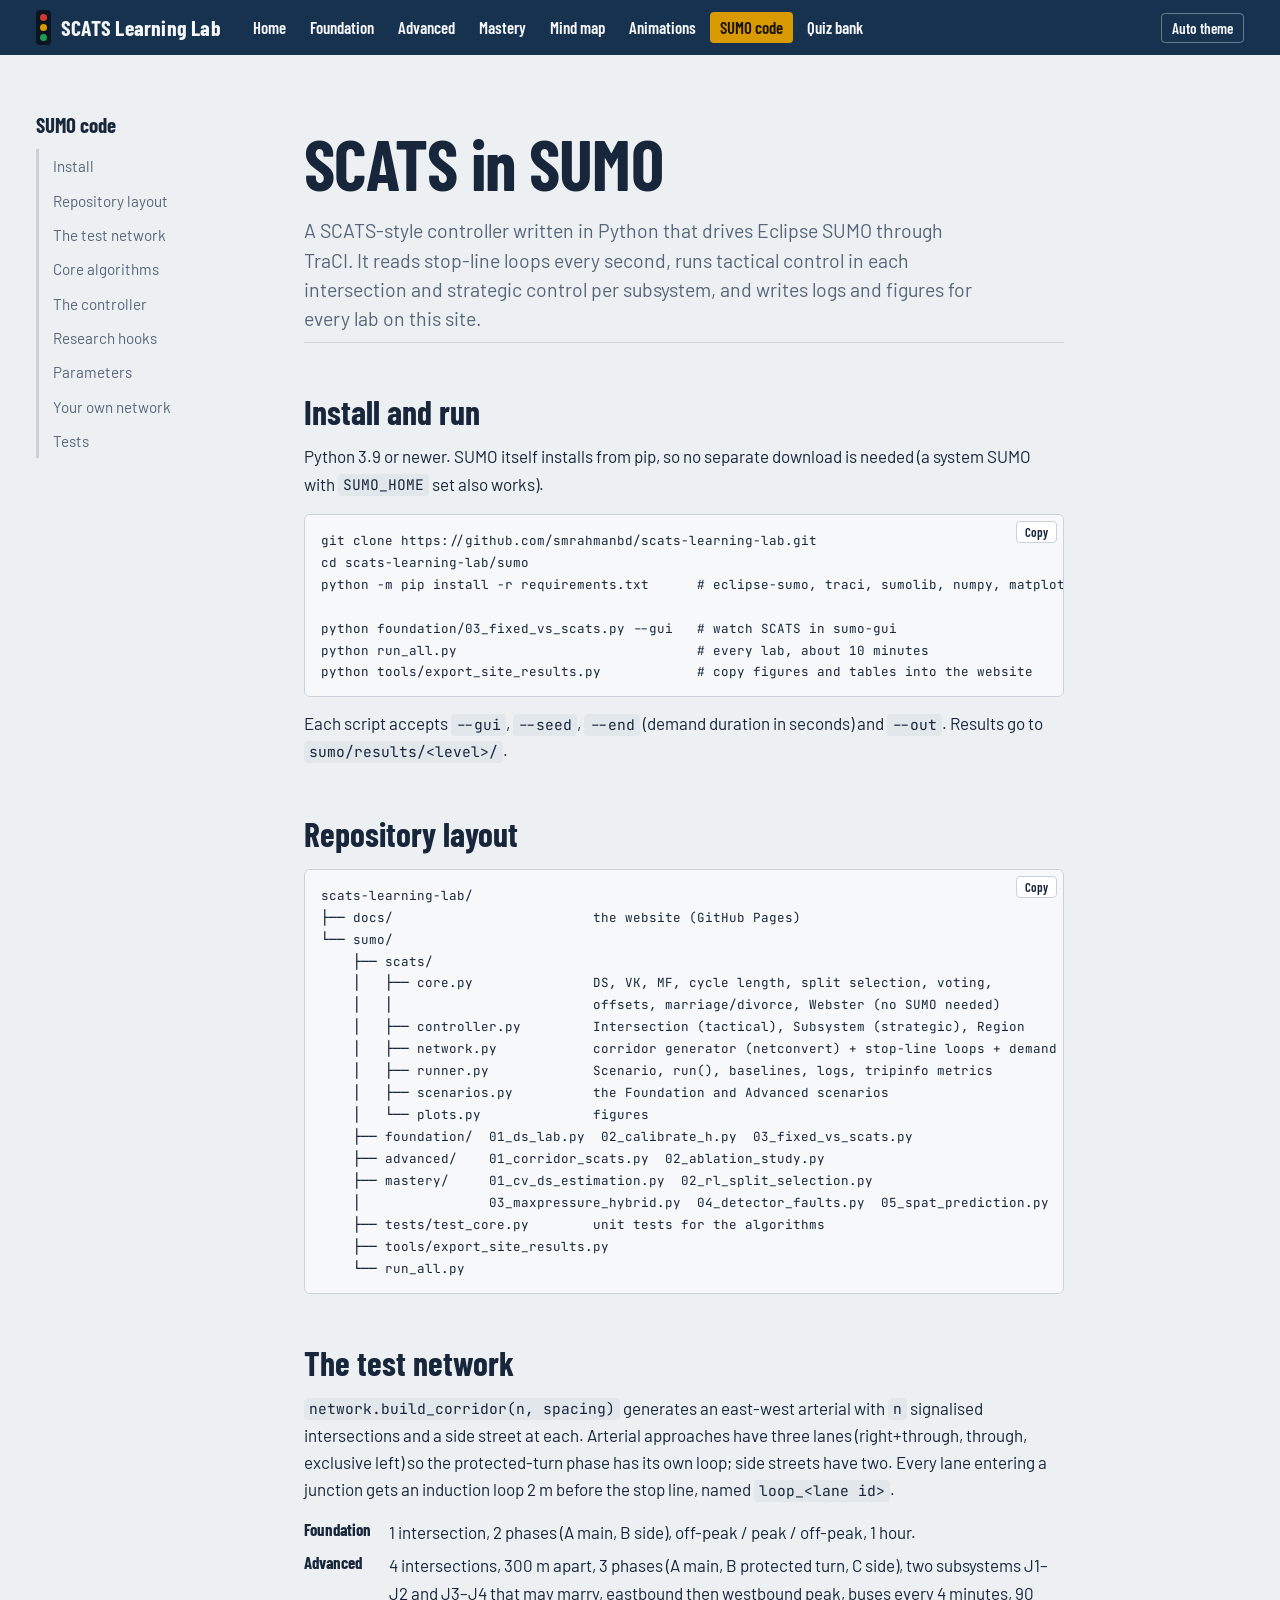
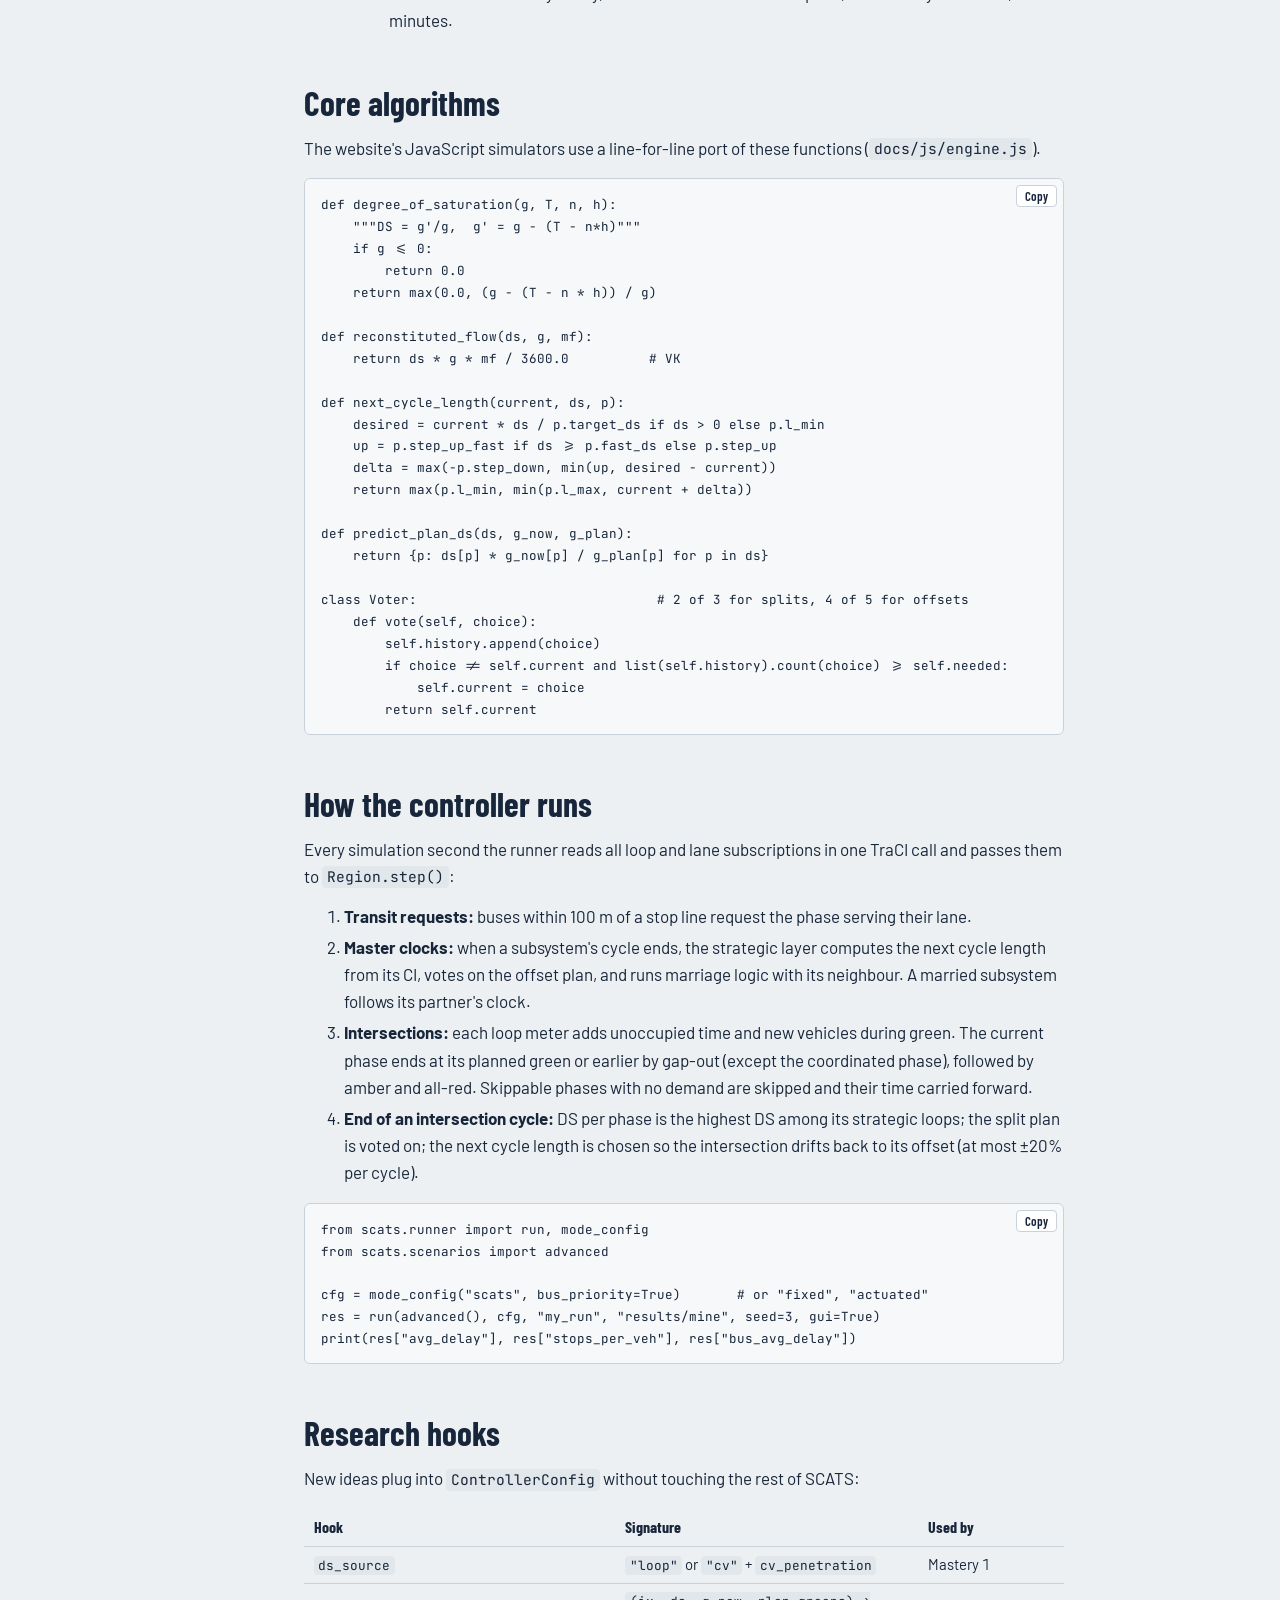
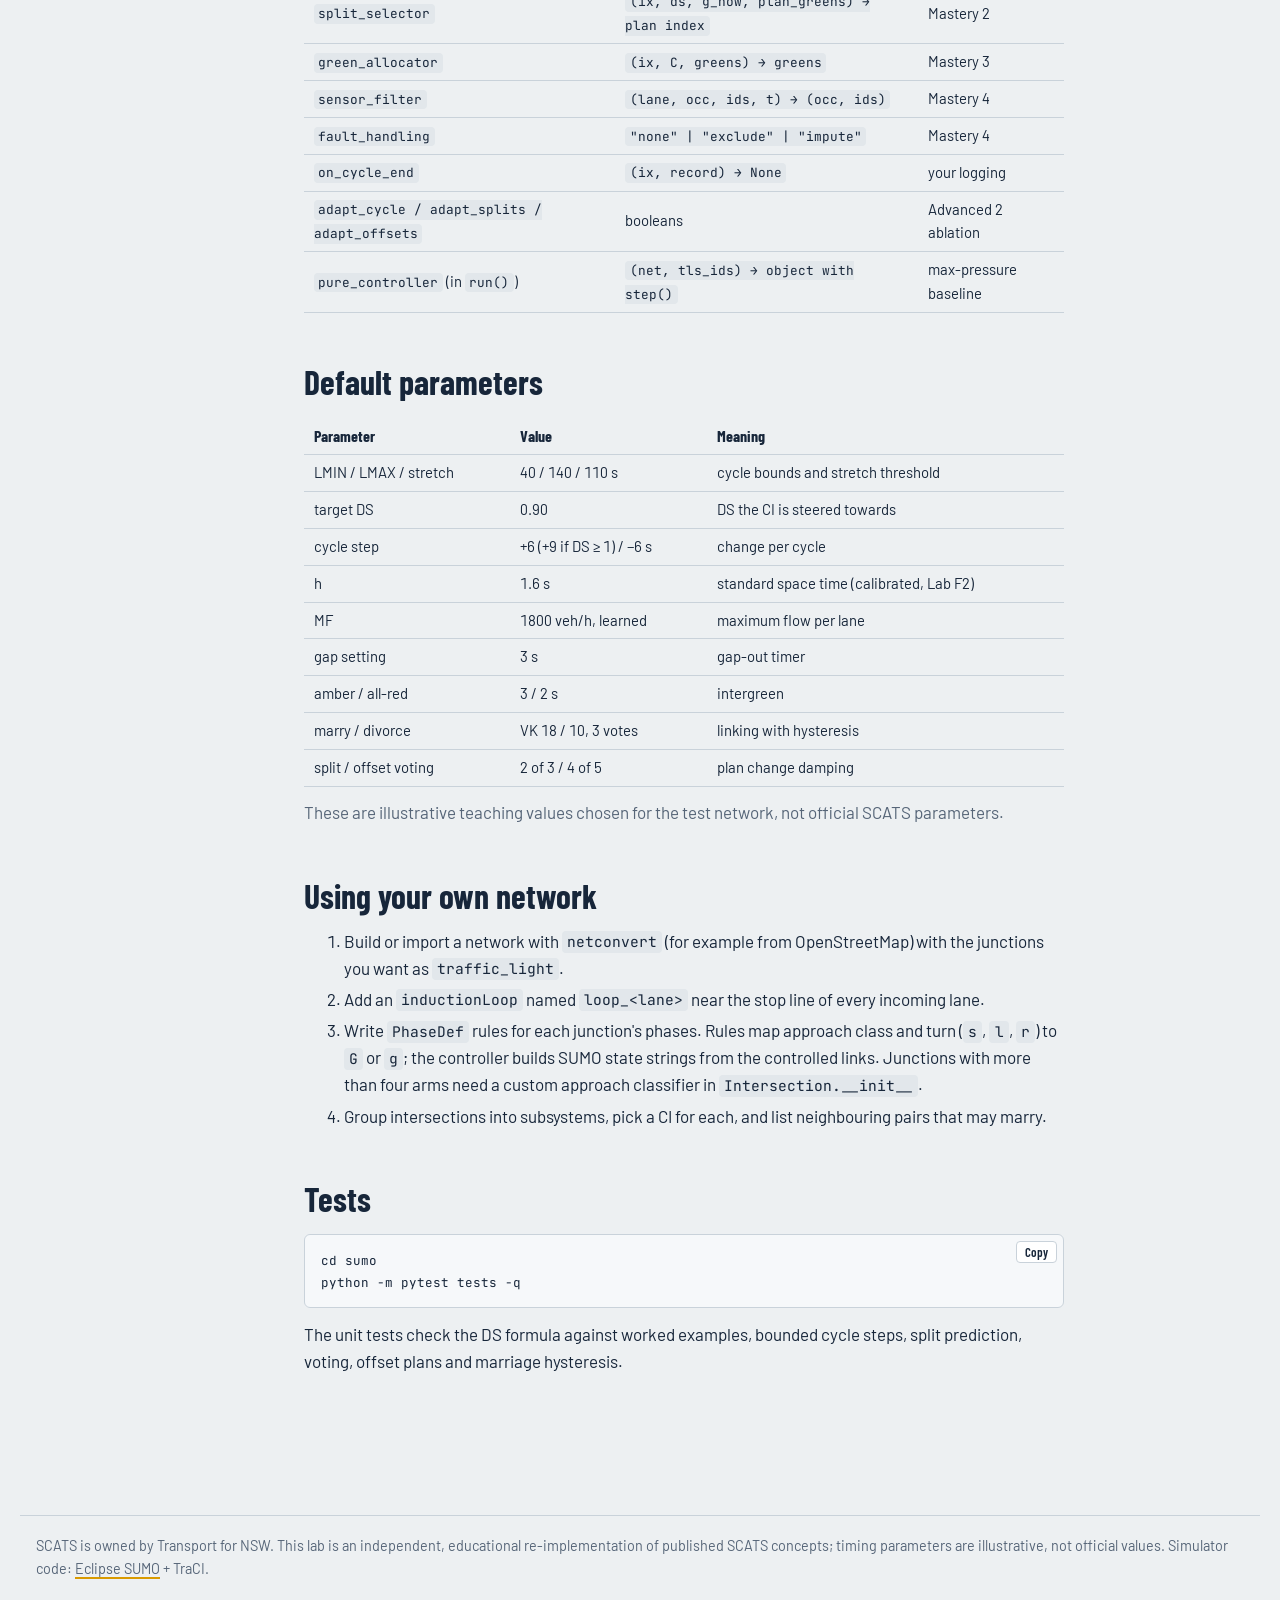
<file: docs/sumo.html>
<!doctype html>
<html lang="en">
<head>
<meta charset="utf-8">
<meta name="viewport" content="width=device-width, initial-scale=1, viewport-fit=cover">
<title>SCATS in SUMO</title>
<meta name="claude:viewport-fit-sides" content="cover">
<link rel="preconnect" href="https://fonts.googleapis.com"><link rel="preconnect" href="https://fonts.gstatic.com" crossorigin>
<link rel="stylesheet" href="https://fonts.googleapis.com/css2?family=Barlow+Condensed:wght@500;600;700&family=Barlow:ital,wght@0,400;0,500;0,600;1,400&family=JetBrains+Mono:wght@400;600&display=swap">
<link rel="stylesheet" href="css/site.css">
</head>
<body>
<div class="wrap layout">
  <aside class="route" aria-label="On this page"><span class="level-name">SUMO code</span><ol></ol></aside>
  <main class="content">
    <header class="level-head prose">
      <h1>SCATS in SUMO</h1>
      <p class="lede">A SCATS-style controller written in Python that drives Eclipse SUMO through TraCI. It reads stop-line loops every second, runs tactical control in each intersection and strategic control per subsystem, and writes logs and figures for every lab on this site.</p>
    </header>

    <section class="prose">
      <h2 id="install" data-short="Install">Install and run</h2>
      <p>Python 3.9 or newer. SUMO itself installs from pip, so no separate download is needed (a system SUMO with <code>SUMO_HOME</code> set also works).</p>
      <pre><code>git clone https://github.com/smrahmanbd/scats-learning-lab.git
cd scats-learning-lab/sumo
python -m pip install -r requirements.txt      # eclipse-sumo, traci, sumolib, numpy, matplotlib

python foundation/03_fixed_vs_scats.py --gui   # watch SCATS in sumo-gui
python run_all.py                              # every lab, about 10 minutes
python tools/export_site_results.py            # copy figures and tables into the website</code></pre>
      <p>Each script accepts <code>--gui</code>, <code>--seed</code>, <code>--end</code> (demand duration in seconds) and <code>--out</code>. Results go to <code>sumo/results/&lt;level&gt;/</code>.</p>
    </section>

    <section class="prose">
      <h2 id="layout" data-short="Repository layout">Repository layout</h2>
      <pre><code>scats-learning-lab/
├── docs/                         the website (GitHub Pages)
└── sumo/
    ├── scats/
    │   ├── core.py               DS, VK, MF, cycle length, split selection, voting,
    │   │                         offsets, marriage/divorce, Webster (no SUMO needed)
    │   ├── controller.py         Intersection (tactical), Subsystem (strategic), Region
    │   ├── network.py            corridor generator (netconvert) + stop-line loops + demand
    │   ├── runner.py             Scenario, run(), baselines, logs, tripinfo metrics
    │   ├── scenarios.py          the Foundation and Advanced scenarios
    │   └── plots.py              figures
    ├── foundation/  01_ds_lab.py  02_calibrate_h.py  03_fixed_vs_scats.py
    ├── advanced/    01_corridor_scats.py  02_ablation_study.py
    ├── mastery/     01_cv_ds_estimation.py  02_rl_split_selection.py
    │                03_maxpressure_hybrid.py  04_detector_faults.py  05_spat_prediction.py
    ├── tests/test_core.py        unit tests for the algorithms
    ├── tools/export_site_results.py
    └── run_all.py</code></pre>
    </section>

    <section class="prose">
      <h2 id="network" data-short="The test network">The test network</h2>
      <p><code>network.build_corridor(n, spacing)</code> generates an east-west arterial with <code>n</code> signalised intersections and a side street at each. Arterial approaches have three lanes (right+through, through, exclusive left) so the protected-turn phase has its own loop; side streets have two. Every lane entering a junction gets an induction loop 2 m before the stop line, named <code>loop_&lt;lane id&gt;</code>.</p>
      <dl class="defs">
        <dt>Foundation</dt><dd>1 intersection, 2 phases (A main, B side), off-peak / peak / off-peak, 1 hour.</dd>
        <dt>Advanced</dt><dd>4 intersections, 300 m apart, 3 phases (A main, B protected turn, C side), two subsystems J1–J2 and J3–J4 that may marry, eastbound then westbound peak, buses every 4 minutes, 90 minutes.</dd>
      </dl>
    </section>

    <section class="prose">
      <h2 id="core" data-short="Core algorithms">Core algorithms</h2>
      <p>The website's JavaScript simulators use a line-for-line port of these functions (<code>docs/js/engine.js</code>).</p>
      <pre><code>def degree_of_saturation(g, T, n, h):
    """DS = g'/g,  g' = g - (T - n*h)"""
    if g &lt;= 0:
        return 0.0
    return max(0.0, (g - (T - n * h)) / g)

def reconstituted_flow(ds, g, mf):
    return ds * g * mf / 3600.0          # VK

def next_cycle_length(current, ds, p):
    desired = current * ds / p.target_ds if ds &gt; 0 else p.l_min
    up = p.step_up_fast if ds &gt;= p.fast_ds else p.step_up
    delta = max(-p.step_down, min(up, desired - current))
    return max(p.l_min, min(p.l_max, current + delta))

def predict_plan_ds(ds, g_now, g_plan):
    return {p: ds[p] * g_now[p] / g_plan[p] for p in ds}

class Voter:                              # 2 of 3 for splits, 4 of 5 for offsets
    def vote(self, choice):
        self.history.append(choice)
        if choice != self.current and list(self.history).count(choice) &gt;= self.needed:
            self.current = choice
        return self.current</code></pre>
    </section>

    <section class="prose">
      <h2 id="controller" data-short="The controller">How the controller runs</h2>
      <p>Every simulation second the runner reads all loop and lane subscriptions in one TraCI call and passes them to <code>Region.step()</code>:</p>
      <ol>
        <li><strong>Transit requests:</strong> buses within 100 m of a stop line request the phase serving their lane.</li>
        <li><strong>Master clocks:</strong> when a subsystem's cycle ends, the strategic layer computes the next cycle length from its CI, votes on the offset plan, and runs marriage logic with its neighbour. A married subsystem follows its partner's clock.</li>
        <li><strong>Intersections:</strong> each loop meter adds unoccupied time and new vehicles during green. The current phase ends at its planned green or earlier by gap-out (except the coordinated phase), followed by amber and all-red. Skippable phases with no demand are skipped and their time carried forward.</li>
        <li><strong>End of an intersection cycle:</strong> DS per phase is the highest DS among its strategic loops; the split plan is voted on; the next cycle length is chosen so the intersection drifts back to its offset (at most ±20% per cycle).</li>
      </ol>
      <pre><code>from scats.runner import run, mode_config
from scats.scenarios import advanced

cfg = mode_config("scats", bus_priority=True)       # or "fixed", "actuated"
res = run(advanced(), cfg, "my_run", "results/mine", seed=3, gui=True)
print(res["avg_delay"], res["stops_per_veh"], res["bus_avg_delay"])</code></pre>
    </section>

    <section class="prose">
      <h2 id="hooks" data-short="Research hooks">Research hooks</h2>
      <p>New ideas plug into <code>ControllerConfig</code> without touching the rest of SCATS:</p>
      <div class="table-scroll"><table class="data">
        <thead><tr><th>Hook</th><th>Signature</th><th>Used by</th></tr></thead>
        <tbody>
          <tr><td><code>ds_source</code></td><td><code>"loop"</code> or <code>"cv"</code> + <code>cv_penetration</code></td><td>Mastery 1</td></tr>
          <tr><td><code>split_selector</code></td><td><code>(ix, ds, g_now, plan_greens) → plan index</code></td><td>Mastery 2</td></tr>
          <tr><td><code>green_allocator</code></td><td><code>(ix, C, greens) → greens</code></td><td>Mastery 3</td></tr>
          <tr><td><code>sensor_filter</code></td><td><code>(lane, occ, ids, t) → (occ, ids)</code></td><td>Mastery 4</td></tr>
          <tr><td><code>fault_handling</code></td><td><code>"none" | "exclude" | "impute"</code></td><td>Mastery 4</td></tr>
          <tr><td><code>on_cycle_end</code></td><td><code>(ix, record) → None</code></td><td>your logging</td></tr>
          <tr><td><code>adapt_cycle / adapt_splits / adapt_offsets</code></td><td>booleans</td><td>Advanced 2 ablation</td></tr>
          <tr><td><code>pure_controller</code> (in <code>run()</code>)</td><td><code>(net, tls_ids) → object with step()</code></td><td>max-pressure baseline</td></tr>
        </tbody></table></div>
    </section>

    <section class="prose">
      <h2 id="params" data-short="Parameters">Default parameters</h2>
      <div class="table-scroll"><table class="data"><thead><tr><th>Parameter</th><th>Value</th><th>Meaning</th></tr></thead><tbody>
        <tr><td>LMIN / LMAX / stretch</td><td>40 / 140 / 110 s</td><td>cycle bounds and stretch threshold</td></tr>
        <tr><td>target DS</td><td>0.90</td><td>DS the CI is steered towards</td></tr>
        <tr><td>cycle step</td><td>+6 (+9 if DS ≥ 1) / −6 s</td><td>change per cycle</td></tr>
        <tr><td>h</td><td>1.6 s</td><td>standard space time (calibrated, Lab F2)</td></tr>
        <tr><td>MF</td><td>1800 veh/h, learned</td><td>maximum flow per lane</td></tr>
        <tr><td>gap setting</td><td>3 s</td><td>gap-out timer</td></tr>
        <tr><td>amber / all-red</td><td>3 / 2 s</td><td>intergreen</td></tr>
        <tr><td>marry / divorce</td><td>VK 18 / 10, 3 votes</td><td>linking with hysteresis</td></tr>
        <tr><td>split / offset voting</td><td>2 of 3 / 4 of 5</td><td>plan change damping</td></tr>
      </tbody></table></div>
      <p class="muted">These are illustrative teaching values chosen for the test network, not official SCATS parameters.</p>
    </section>

    <section class="prose">
      <h2 id="own" data-short="Your own network">Using your own network</h2>
      <ol>
        <li>Build or import a network with <code>netconvert</code> (for example from OpenStreetMap) with the junctions you want as <code>traffic_light</code>.</li>
        <li>Add an <code>inductionLoop</code> named <code>loop_&lt;lane&gt;</code> near the stop line of every incoming lane.</li>
        <li>Write <code>PhaseDef</code> rules for each junction's phases. Rules map approach class and turn (<code>s</code>, <code>l</code>, <code>r</code>) to <code>G</code> or <code>g</code>; the controller builds SUMO state strings from the controlled links. Junctions with more than four arms need a custom approach classifier in <code>Intersection.__init__</code>.</li>
        <li>Group intersections into subsystems, pick a CI for each, and list neighbouring pairs that may marry.</li>
      </ol>
    </section>

    <section class="prose">
      <h2 id="tests" data-short="Tests">Tests</h2>
      <pre><code>cd sumo
python -m pytest tests -q</code></pre>
      <p>The unit tests check the DS formula against worked examples, bounded cycle steps, split prediction, voting, offset plans and marriage hysteresis.</p>
    </section>
  </main>
</div>
<script src="js/common.js"></script>
</body>
</html>
</file>
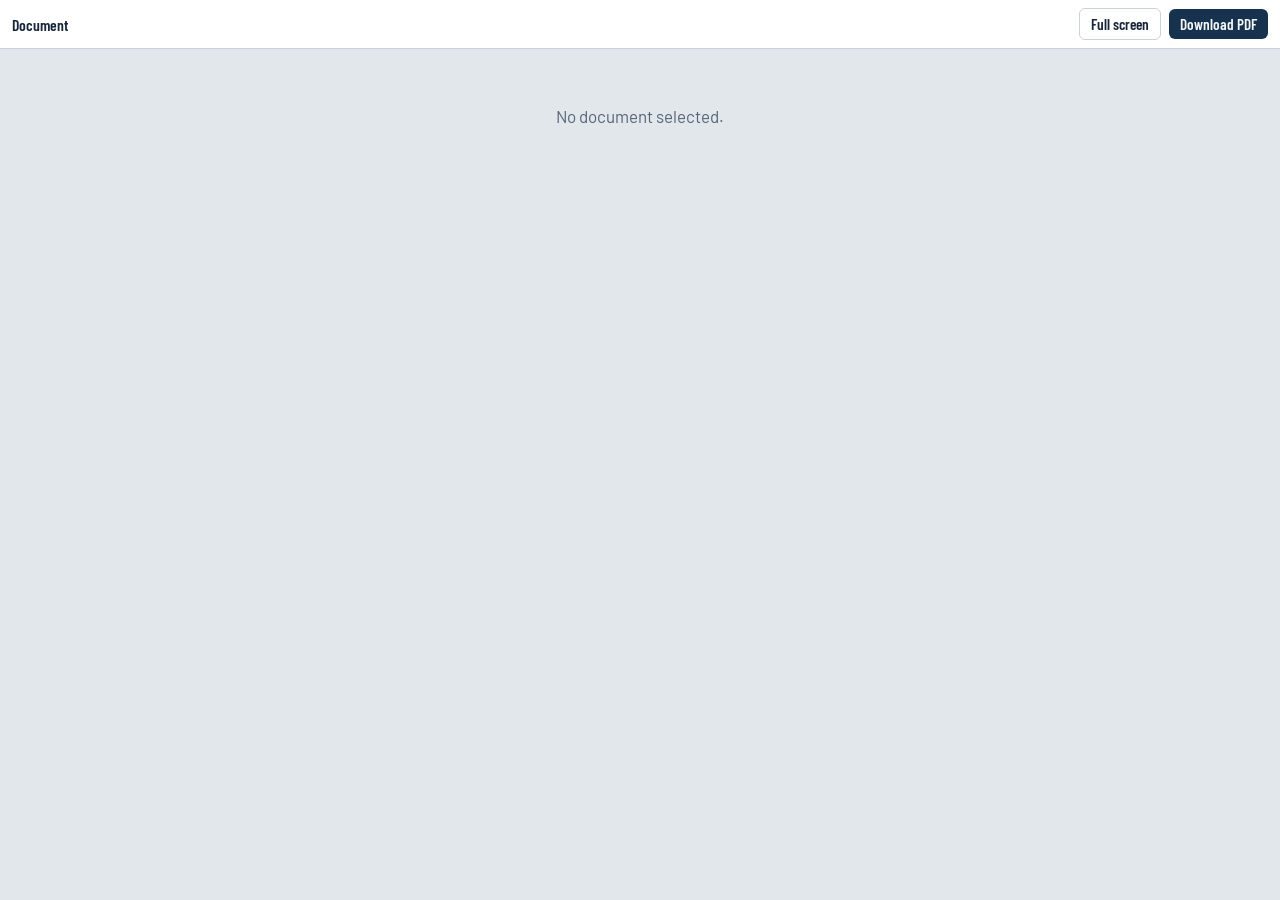
<file: docs/viewer.html>
<!doctype html>
<html lang="en">
<head>
<meta charset="utf-8">
<meta name="viewport" content="width=device-width, initial-scale=1, viewport-fit=cover">
<title>Study materials viewer</title>
<link rel="preconnect" href="https://fonts.googleapis.com"><link rel="preconnect" href="https://fonts.gstatic.com" crossorigin>
<link rel="stylesheet" href="https://fonts.googleapis.com/css2?family=Barlow+Condensed:wght@500;600;700&family=Barlow:ital,wght@0,400;0,500;0,600;1,400&family=JetBrains+Mono:wght@400;600&display=swap">
<link rel="stylesheet" href="css/site.css">
<style>
  html, body { height: 100%; }
  body { margin: 0; display: flex; flex-direction: column; background: var(--sunk, #eceef1); }
  body.embed .band { display: none; }
  .vbar { display: flex; align-items: center; gap: 8px; flex-wrap: wrap; padding: 8px 12px; background: var(--surface, #fff); border-bottom: 1px solid var(--line, #d0d4da); font: 600 0.98rem var(--display, sans-serif); }
  .vbar .ttl { margin-right: auto; min-width: 0; overflow: hidden; text-overflow: ellipsis; white-space: nowrap; }
  .vbar .btn { padding: 6px 11px; font-size: 0.95rem; text-decoration: none; }
  .vbar input { width: 3.6em; padding: 4px 6px; font: inherit; text-align: center; border: 1px solid var(--line, #ccc); border-radius: 5px; background: var(--surface, #fff); color: var(--fg, #111); }
  .stage { flex: 1; overflow: auto; position: relative; -webkit-overflow-scrolling: touch; }
  .slides .stage { display: flex; align-items: center; justify-content: center; padding: 12px; overflow: hidden; }
  .slides canvas { max-width: 100%; max-height: 100%; box-shadow: 0 2px 14px rgba(0,0,0,.18); background: #fff; }
  .guide .stage { padding: 14px 10px 40px; }
  .page { margin: 0 auto 14px; background: #fff; box-shadow: 0 1px 8px rgba(0,0,0,.15); position: relative; }
  .page canvas { width: 100%; height: 100%; display: block; }
  .msg { padding: 40px 16px; text-align: center; color: var(--muted, #555); }
  .navzone { position: absolute; top: 0; bottom: 0; width: 22%; cursor: pointer; }
  .navzone.l { left: 0; } .navzone.r { right: 0; }
  .muted { color: var(--muted, #555); font-weight: 500; }
</style>
</head>
<body>
<div class="vbar">
  <span class="ttl" id="ttl">Loading…</span>
  <span id="slideNav" hidden>
    <button class="btn ghost" type="button" id="prev" aria-label="Previous slide">‹ Prev</button>
    <span class="muted"><span id="pno">1</span> / <span id="pcount">…</span></span>
    <button class="btn ghost" type="button" id="next" aria-label="Next slide">Next ›</button>
  </span>
  <span id="guideNav" hidden>
    <span class="muted">Page</span> <input id="jump" type="number" min="1" value="1" aria-label="Go to page"> <span class="muted">/ <span id="gcount">…</span></span>
    <button class="btn ghost" type="button" id="zout" aria-label="Zoom out">−</button>
    <button class="btn ghost" type="button" id="zin" aria-label="Zoom in">+</button>
  </span>
  <button class="btn ghost" type="button" id="fs">Full screen</button>
  <a class="btn" id="dl" href="#" download>Download</a>
</div>
<div class="stage" id="stage"><div class="msg">Loading the document…</div></div>

<script src="js/pdfjs/pdf.min.js"></script>
<script>
(function () {
  const q = new URLSearchParams(location.search);
  const file = q.get('doc') || '';
  const mode = q.get('mode') === 'slides' ? 'slides' : 'guide';
  const dl = q.get('dl') || file;
  if (q.get('embed')) document.body.classList.add('embed');
  document.body.classList.add(mode);
  const stage = document.getElementById('stage');
  const ttl = document.getElementById('ttl');
  const name = decodeURIComponent(file.split('/').pop() || '').replace(/\.pdf$/, '').replace(/_/g, ' ');
  ttl.textContent = name || 'Document';
  document.title = name + ' · viewer';
  const dlA = document.getElementById('dl');
  dlA.href = dl; dlA.textContent = /\.pptx$/.test(dl) ? 'Download .pptx' : 'Download PDF';
  if (!/^materials\/[A-Za-z0-9_\-]+\.pdf$/.test(file)) { stage.innerHTML = '<div class="msg">No document selected.</div>'; return; }
  if (!window.pdfjsLib) { stage.innerHTML = '<div class="msg">The viewer could not load. <a href="' + file + '">Open the PDF directly</a>.</div>'; return; }
  pdfjsLib.GlobalWorkerOptions.workerSrc = 'js/pdfjs/pdf.worker.min.js';
  const DPR = Math.min(window.devicePixelRatio || 1, 2.5);

  document.getElementById('fs').onclick = () => {
    const el = document.documentElement;
    if (document.fullscreenElement) document.exitFullscreen(); else if (el.requestFullscreen) el.requestFullscreen();
  };

  pdfjsLib.getDocument(file).promise.then(pdf => {
    stage.innerHTML = '';
    return mode === 'slides' ? slides(pdf) : guide(pdf);
  }).catch(() => { stage.innerHTML = '<div class="msg">Could not open the document. <a href="' + file + '">Open the PDF directly</a>.</div>'; });

  // ---------------- slides: one page at a time
  function slides(pdf) {
    document.getElementById('slideNav').hidden = false;
    document.getElementById('pcount').textContent = pdf.numPages;
    const canvas = document.createElement('canvas'); stage.appendChild(canvas);
    const l = document.createElement('div'); l.className = 'navzone l'; l.title = 'Previous';
    const r = document.createElement('div'); r.className = 'navzone r'; r.title = 'Next';
    stage.append(l, r);
    let n = Math.max(1, Math.min(pdf.numPages, parseInt(q.get('page') || '1', 10) || 1)), task = null;
    async function show() {
      document.getElementById('pno').textContent = n;
      const page = await pdf.getPage(n);
      const v1 = page.getViewport({ scale: 1 });
      const W = stage.clientWidth - 24, H = stage.clientHeight - 24;
      const s = Math.max(0.2, Math.min(W / v1.width, H / v1.height));
      const vp = page.getViewport({ scale: s * DPR });
      if (task) { try { task.cancel(); } catch (e) {} }
      const off = document.createElement('canvas'); off.width = vp.width; off.height = vp.height;
      task = page.render({ canvasContext: off.getContext('2d'), viewport: vp });
      try { await task.promise; } catch (e) { return; }
      canvas.width = off.width; canvas.height = off.height;
      canvas.style.width = (vp.width / DPR) + 'px'; canvas.style.height = (vp.height / DPR) + 'px';
      canvas.getContext('2d').drawImage(off, 0, 0);
      canvas.setAttribute('aria-label', 'Slide ' + n + ' of ' + pdf.numPages);
    }
    const go = d => { const m = Math.max(1, Math.min(pdf.numPages, n + d)); if (m !== n) { n = m; show(); } };
    document.getElementById('prev').onclick = () => go(-1);
    document.getElementById('next').onclick = () => go(1);
    l.onclick = () => go(-1); r.onclick = () => go(1);
    addEventListener('keydown', e => {
      if (['ArrowRight', 'PageDown', ' '].includes(e.key)) { e.preventDefault(); go(1); }
      if (['ArrowLeft', 'PageUp'].includes(e.key)) { e.preventDefault(); go(-1); }
      if (e.key === 'Home') { n = 1; show(); } if (e.key === 'End') { n = pdf.numPages; show(); }
    });
    let x0 = null;
    stage.addEventListener('touchstart', e => { x0 = e.touches[0].clientX; }, { passive: true });
    stage.addEventListener('touchend', e => { if (x0 === null) return; const dx = e.changedTouches[0].clientX - x0; if (Math.abs(dx) > 40) go(dx < 0 ? 1 : -1); x0 = null; });
    let rt; addEventListener('resize', () => { clearTimeout(rt); rt = setTimeout(show, 150); });
    show();
  }

  // ---------------- guide: scrolling pages, rendered as they come into view
  async function guide(pdf) {
    document.getElementById('guideNav').hidden = false;
    document.getElementById('gcount').textContent = pdf.numPages;
    const jump = document.getElementById('jump'); jump.max = pdf.numPages;
    const first = await pdf.getPage(1);
    const v1 = first.getViewport({ scale: 1 });
    let zoom = 1;
    const pages = [];
    const baseW = () => Math.min(stage.clientWidth - 20, 900) * zoom;
    for (let i = 1; i <= pdf.numPages; i++) {
      const d = document.createElement('div'); d.className = 'page'; d.dataset.n = i;
      stage.appendChild(d); pages.push(d);
    }
    function size() {
      const w = baseW();
      pages.forEach(d => { d.style.width = w + 'px'; d.style.height = (w * v1.height / v1.width) + 'px'; d.dataset.w = ''; });
      pages.forEach(d => { if (d.dataset.vis === '1') render(d); });
    }
    async function render(d) {
      const w = baseW();
      if (d.dataset.w === String(w)) return;
      d.dataset.w = String(w);
      const page = await pdf.getPage(+d.dataset.n);
      const vp = page.getViewport({ scale: (w / v1.width) * DPR });
      const c = document.createElement('canvas'); c.width = vp.width; c.height = vp.height;
      c.setAttribute('aria-label', 'Page ' + d.dataset.n);
      await page.render({ canvasContext: c.getContext('2d'), viewport: vp }).promise;
      d.replaceChildren(c);
    }
    const io = new IntersectionObserver(es => es.forEach(e => {
      e.target.dataset.vis = e.isIntersecting ? '1' : '0';
      if (e.isIntersecting) render(e.target);
    }), { root: stage, rootMargin: '600px 0px' });
    pages.forEach(d => io.observe(d));
    stage.addEventListener('scroll', () => {
      const mid = stage.scrollTop + stage.clientHeight / 3;
      const cur = pages.find(d => d.offsetTop + d.offsetHeight > mid);
      if (cur && document.activeElement !== jump) jump.value = cur.dataset.n;
    }, { passive: true });
    jump.addEventListener('change', () => {
      const k = Math.max(1, Math.min(pdf.numPages, +jump.value || 1));
      stage.scrollTo({ top: pages[k - 1].offsetTop - 10 });
    });
    document.getElementById('zin').onclick = () => { zoom = Math.min(2.5, zoom * 1.2); size(); };
    document.getElementById('zout').onclick = () => { zoom = Math.max(0.5, zoom / 1.2); size(); };
    let rt; addEventListener('resize', () => { clearTimeout(rt); rt = setTimeout(size, 200); });
    size();
  }
})();
</script>
</body>
</html>
</file>
<file: docs/css/site.css>
/* SCATS Learning Lab
   Layout: signage band nav, left "route" index + 760px reading column, wide bays for simulators.
   Type: Barlow Condensed (road-sign display), Barlow (body), JetBrains Mono (code). */
:root {
  --paper: #edf0f2;
  --surface: #ffffff;
  --sunk: #e2e7eb;
  --fg: #17263a;
  --muted: #566578;
  --line: #c9d2da;
  --band: #17324f;
  --band-fg: #f4f6f8;
  --amber: #d99a00;
  --amber-ink: #8a5f00;
  --go: #1f9d55;
  --stop: #d23b2f;
  --phase-a: #9fd8b5;
  --phase-b: #a9c8ec;
  --phase-c: #e6c8f0;
  --road: #4a5562;
  --road-verge: #dfe5e1;
  --marking: #f3f4f1;
  --loop: #9aa6b2;
  --car: #f6f7f8;
  --car-alt: #6fb3ff;
  --signal-body: #1b2633;
  --code-bg: #f6f8fa;
  --display: "Barlow Condensed", "Arial Narrow", "Roboto Condensed", sans-serif;
  --body: "Barlow", "Segoe UI", system-ui, sans-serif;
  --mono: "JetBrains Mono", ui-monospace, "SFMono-Regular", Menlo, Consolas, monospace;
  --radius: 6px;
}
@media (prefers-color-scheme: dark) {
  :root:not([data-theme="light"]) {
    --paper: #0f1620; --surface: #17212d; --sunk: #1e2a38; --fg: #e3e9ef; --muted: #9babbb; --line: #2c3a4a;
    --band: #0b2440; --band-fg: #eef2f6; --amber: #f2b526; --amber-ink: #f2c55a; --go: #38c172; --stop: #ef5a4c;
    --phase-a: #1f5b3a; --phase-b: #24476e; --phase-c: #553366;
    --road: #3a434e; --road-verge: #1a2430; --marking: #c9ced3; --loop: #61707f; --car: #e9edf1; --car-alt: #6fb3ff;
    --signal-body: #05090d; --code-bg: #121b26; color-scheme: dark;
  }
}
:root[data-theme="dark"] {
  --paper: #0f1620; --surface: #17212d; --sunk: #1e2a38; --fg: #e3e9ef; --muted: #9babbb; --line: #2c3a4a;
  --band: #0b2440; --band-fg: #eef2f6; --amber: #f2b526; --amber-ink: #f2c55a; --go: #38c172; --stop: #ef5a4c;
  --phase-a: #1f5b3a; --phase-b: #24476e; --phase-c: #553366;
  --road: #3a434e; --road-verge: #1a2430; --marking: #c9ced3; --loop: #61707f; --car: #e9edf1; --car-alt: #6fb3ff;
  --signal-body: #05090d; --code-bg: #121b26; color-scheme: dark;
}

* { box-sizing: border-box; }
html { -webkit-text-size-adjust: 100%; }
body {
  margin: 0; background: var(--paper); color: var(--fg);
  font: 17px/1.6 var(--body);
}
a { color: inherit; text-decoration-color: var(--amber); text-underline-offset: 3px; text-decoration-thickness: 2px; }
a:hover { text-decoration-color: var(--fg); }
:focus-visible { outline: 3px solid var(--amber); outline-offset: 2px; border-radius: 3px; }
img { max-width: 100%; height: auto; }
h1, h2, h3, h4 { font-family: var(--display); line-height: 1.1; text-wrap: balance; margin: 0; }
h1 { font-size: clamp(2.6rem, 6vw, 4.4rem); font-weight: 700; letter-spacing: -0.01em; }
h2 { font-size: 2.1rem; font-weight: 700; margin-top: 3.2rem; }
h3 { font-size: 1.45rem; font-weight: 600; margin-top: 2rem; }
h4 { font-size: 1.15rem; font-weight: 600; margin-top: 1.4rem; }
p, ul, ol { margin: 0.8rem 0 0; }
li + li { margin-top: 0.25rem; }
code, pre, kbd { font-family: var(--mono); font-size: 0.86em; }
:not(pre) > code { background: var(--sunk); padding: 0.1em 0.35em; border-radius: 4px; }
pre { background: var(--code-bg); border: 1px solid var(--line); border-radius: var(--radius); padding: 14px 16px; overflow-x: auto; line-height: 1.5; margin: 1rem 0 0; position: relative; }
.muted { color: var(--muted); }
.num { font-variant-numeric: tabular-nums; }

/* ---------- signage band ---------- */
.band { background: var(--band); color: var(--band-fg); position: sticky; top: env(safe-area-inset-top, 0px); z-index: 20; }
body::before { content: ""; position: fixed; inset: 0 0 auto; height: env(safe-area-inset-top, 0px); z-index: 10; background: var(--band); }
.band-inner { max-width: 1240px; margin: 0 auto; display: flex; align-items: center; gap: 22px; flex-wrap: wrap;
  padding-block: 10px; padding-left: max(16px, env(safe-area-inset-left, 0px)); padding-right: max(16px, env(safe-area-inset-right, 0px)); }
.brand { font: 700 1.35rem/1 var(--display); text-decoration: none; display: flex; align-items: center; gap: 10px; letter-spacing: 0.01em; }
.brand-mark { display: inline-grid; grid-template-rows: repeat(3, 7px); gap: 3px; background: #0a1522; padding: 4px; border-radius: 4px; }
.brand-mark i { width: 7px; height: 7px; border-radius: 50%; display: block; }
.band nav { display: flex; gap: 4px; flex-wrap: wrap; font: 600 1.05rem/1 var(--display); }
.band nav a { text-decoration: none; padding: 7px 10px; border-radius: 4px; }
.band nav a[aria-current="page"] { background: var(--amber); color: #1a1300; }
.band nav a:not([aria-current]):hover { background: rgba(255,255,255,0.1); }
.theme-btn { margin-left: auto; background: transparent; color: inherit; border: 1px solid rgba(255,255,255,0.35); border-radius: 4px; font: 600 0.95rem var(--display); padding: 5px 10px; cursor: pointer; }

/* ---------- page frame ---------- */
.wrap { max-width: 1240px; margin: 0 auto; padding-block: 0 80px;
  padding-left: max(16px, env(safe-area-inset-left, 0px)); padding-right: max(16px, env(safe-area-inset-right, 0px)); }
.layout { display: grid; grid-template-columns: 220px minmax(0, 1fr); gap: 48px; align-items: start; }
.route { position: sticky; top: calc(env(safe-area-inset-top, 0px) + 76px); padding-top: 36px; font-size: 0.95rem; }
.route ol { list-style: none; padding: 0; margin: 10px 0 0; border-left: 3px solid var(--line); }
.route li { margin: 0; }
.route a { display: block; padding: 5px 0 5px 14px; margin-left: -3px; border-left: 3px solid transparent; text-decoration: none; color: var(--muted); }
.route a:hover, .route a.on { color: var(--fg); border-left-color: var(--amber); }
.route .level-name { font: 700 1.3rem var(--display); }
.content { min-width: 0; padding-top: 28px; }
.prose { max-width: 760px; }
.lede { font-size: 1.22rem; line-height: 1.5; color: var(--muted); max-width: 680px; margin-top: 14px; }
@media (max-width: 920px) { .layout { grid-template-columns: minmax(0, 1fr); gap: 0; } .route { display: none; } }

/* level header */
.level-head { padding: 34px 0 8px; border-bottom: 1px solid var(--line); }
.level-tag { display: inline-flex; align-items: center; gap: 8px; font: 600 1rem var(--display); color: var(--muted); }
.shield { display: inline-grid; place-items: center; width: 30px; height: 34px; background: var(--band); color: var(--band-fg);
  clip-path: polygon(0 0, 100% 0, 100% 62%, 50% 100%, 0 62%); font: 700 1.05rem var(--display); padding-bottom: 6px; }
.level-head h1 { margin-top: 8px; }

/* ---------- simulator bays ---------- */
.bay { background: var(--surface); border: 1px solid var(--line); border-radius: 10px; margin-top: 1.4rem; overflow: hidden; }
.bay-head { padding: 14px 18px 0; display: flex; gap: 12px; align-items: baseline; flex-wrap: wrap; }
.bay-head h4 { margin: 0; font-size: 1.25rem; }
.bay-head .hint { color: var(--muted); font-size: 0.92rem; }
.bay-body { padding: 14px 18px 18px; display: grid; gap: 16px; }
.bay-split { display: grid; grid-template-columns: minmax(0, 1.5fr) minmax(0, 1fr); gap: 18px; }
@media (max-width: 760px) { .bay-split { grid-template-columns: minmax(0, 1fr); } }
canvas.sim { width: 100%; height: 340px; display: block; border-radius: 6px; background: var(--road-verge); }
canvas.chart { width: 100%; height: 190px; display: block; }
.controls { display: grid; gap: 10px; align-content: start; }
.ctl { display: grid; grid-template-columns: 1fr auto; gap: 2px 10px; font-size: 0.93rem; }
.ctl label { font-weight: 600; }
.ctl output { font-variant-numeric: tabular-nums; color: var(--muted); }
.ctl input[type=range] { grid-column: 1 / -1; width: 100%; accent-color: var(--amber); }
.seg { display: inline-flex; border: 1px solid var(--line); border-radius: 6px; overflow: hidden; flex-wrap: wrap; }
.seg button { background: transparent; border: 0; padding: 7px 12px; font: 600 1rem var(--display); color: var(--fg); cursor: pointer; }
.seg button + button { border-left: 1px solid var(--line); }
.seg button[aria-pressed="true"] { background: var(--band); color: var(--band-fg); }
.btn { background: var(--band); color: var(--band-fg); border: 0; border-radius: 6px; padding: 8px 14px; font: 600 1.02rem var(--display); cursor: pointer; }
.btn.ghost { background: transparent; color: var(--fg); border: 1px solid var(--line); }
.btn:disabled { opacity: 0.5; cursor: default; }
.readout { display: grid; grid-template-columns: repeat(auto-fit, minmax(110px, 1fr)); background: var(--surface); border: 1px solid var(--line); border-radius: 6px; overflow: hidden; }
.readout div { background: var(--surface); padding: 8px 10px; box-shadow: 0 0 0 0.5px var(--line); }
.readout b { display: block; font: 700 1.5rem/1.1 var(--display); font-variant-numeric: tabular-nums; }
.readout span { font-size: 0.82rem; color: var(--muted); }
.legend { display: flex; gap: 14px; flex-wrap: wrap; font-size: 0.85rem; color: var(--muted); }
.legend i { display: inline-block; width: 12px; height: 3px; vertical-align: middle; margin-right: 5px; }

/* formula + concept blocks */
.formula { font-family: var(--mono); background: var(--sunk); border-left: 4px solid var(--amber); padding: 12px 16px; margin-top: 1rem; border-radius: 0 6px 6px 0; overflow-x: auto; white-space: pre; font-size: 0.92rem; }
.defs { display: grid; grid-template-columns: max-content 1fr; gap: 6px 18px; margin-top: 1rem; }
.defs dt { font: 700 1.05rem var(--display); }
.defs dd { margin: 0; }
@media (max-width: 560px) { .defs { grid-template-columns: 1fr; } .defs dd { margin-bottom: 8px; } }
.callout { margin-top: 1.2rem; padding: 12px 16px; border: 1px solid var(--line); border-radius: 6px; background: var(--surface); }
.callout strong:first-child { font-family: var(--display); font-size: 1.08rem; }
table.data { border-collapse: collapse; width: 100%; font-size: 0.93rem; font-variant-numeric: tabular-nums; }
table.data th, table.data td { padding: 6px 10px; border-bottom: 1px solid var(--line); text-align: left; }
table.data th { font-family: var(--display); font-size: 1rem; }
table.data tr.best td { background: color-mix(in srgb, var(--go) 14%, transparent); }
.table-scroll { overflow-x: auto; margin-top: 1rem; }
figure { margin: 1.2rem 0 0; }
figure img { border: 1px solid var(--line); border-radius: 6px; background: #fff; }
figcaption { font-size: 0.9rem; color: var(--muted); margin-top: 6px; }

/* run-it boxes */
.runit { margin-top: 1.2rem; border: 1px dashed var(--line); border-radius: 8px; padding: 12px 16px; }
.runit h4 { margin: 0; font-size: 1.1rem; }
.copy { position: absolute; top: 6px; right: 6px; font: 600 0.8rem var(--display); background: var(--surface); color: var(--fg); border: 1px solid var(--line); border-radius: 4px; padding: 2px 8px; cursor: pointer; }

/* quiz */
.quiz { background: var(--surface); border: 1px solid var(--line); border-radius: 10px; padding: 18px; margin-top: 1.2rem; }
.quiz-top { display: flex; justify-content: space-between; gap: 12px; flex-wrap: wrap; align-items: center; }
.quiz-progress { height: 6px; background: var(--sunk); border-radius: 3px; overflow: hidden; margin-top: 10px; }
.quiz-progress i { display: block; height: 100%; background: var(--amber); transition: width .25s; }
.quiz-q { font: 600 1.35rem/1.25 var(--display); margin-top: 16px; }
.quiz-opts { display: grid; gap: 8px; margin-top: 12px; }
.quiz-opts button { text-align: left; background: var(--paper); border: 1px solid var(--line); border-radius: 6px; padding: 10px 14px; font: inherit; color: var(--fg); cursor: pointer; }
.quiz-opts button:hover:not(:disabled) { border-color: var(--fg); }
.quiz-opts button.right { border-color: var(--go); background: color-mix(in srgb, var(--go) 16%, var(--surface)); }
.quiz-opts button.wrong { border-color: var(--stop); background: color-mix(in srgb, var(--stop) 14%, var(--surface)); }
.quiz-exp { margin-top: 12px; padding: 10px 14px; border-left: 4px solid var(--amber); background: var(--sunk); border-radius: 0 6px 6px 0; }
.quiz-nav { display: flex; gap: 10px; margin-top: 14px; flex-wrap: wrap; }

/* home */
.hero { display: grid; grid-template-columns: minmax(0, 1fr) minmax(0, 1.15fr); gap: 40px; align-items: center; padding: 40px 0 20px; }
.hero h1 { font-size: clamp(2.8rem, 6.5vw, 5rem); }
.hero canvas.sim { height: 380px; }
@media (max-width: 860px) { .hero { grid-template-columns: minmax(0, 1fr); gap: 20px; } .hero canvas.sim { height: 300px; } }
.levels { display: grid; grid-template-columns: repeat(3, minmax(0, 1fr)); gap: 0; margin-top: 2.4rem; border-top: 4px solid var(--band); }
.levels a { text-decoration: none; padding: 20px 22px 24px; border-right: 1px solid var(--line); display: grid; gap: 8px; align-content: start; }
.levels a:last-child { border-right: 0; }
.levels a:hover { background: var(--surface); }
.levels h3 { margin: 0; font-size: 1.8rem; }
.levels ul { padding-left: 18px; margin: 0; font-size: 0.95rem; color: var(--muted); }
@media (max-width: 760px) { .levels { grid-template-columns: minmax(0, 1fr); } .levels a { border-right: 0; border-bottom: 1px solid var(--line); } }
.toolbelt { display: grid; grid-template-columns: repeat(auto-fit, minmax(220px, 1fr)); gap: 24px; margin-top: 1.4rem; }
.toolbelt div h4 { margin-top: 0; }
footer.site { border-top: 1px solid var(--line); margin-top: 60px; padding-top: 18px; font-size: 0.9rem; color: var(--muted); }

/* research cards (mastery) */
.research { border-top: 3px solid var(--band); padding-top: 4px; margin-top: 2.6rem; }
.research .rq { font-size: 1.1rem; font-style: italic; color: var(--muted); }
.facts { display: grid; grid-template-columns: max-content 1fr; gap: 4px 16px; margin-top: 1rem; font-size: 0.95rem; }
.facts dt { font-weight: 600; }
.facts dd { margin: 0; }
@media (max-width: 560px) { .facts { grid-template-columns: 1fr; } }

/* mind map */
.mm-wrap { background: var(--surface); border: 1px solid var(--line); border-radius: 10px; margin-top: 1.2rem; overflow: hidden; }
.mm-tools { display: flex; gap: 10px; flex-wrap: wrap; align-items: center; padding: 12px 14px; border-bottom: 1px solid var(--line); }
.mm-tools input { font: inherit; padding: 6px 10px; border: 1px solid var(--line); border-radius: 6px; background: var(--paper); color: var(--fg); min-width: 0; flex: 1 1 200px; }
#mm { width: 100%; height: 72vh; min-height: 460px; display: block; cursor: grab; }
#mm text { font-family: var(--body); fill: var(--fg); }
.mm-detail { padding: 12px 16px; border-top: 1px solid var(--line); min-height: 64px; }

@media (prefers-reduced-motion: reduce) { * { transition: none !important; animation: none !important; } }

/* compact band on phones: brand + theme on one row, nav scrolls sideways */
@media (max-width: 760px) {
  .band { position: static; }
  .band-inner { gap: 8px 12px; }
  .band nav { order: 3; width: 100%; flex-wrap: nowrap; overflow-x: auto; scrollbar-width: none; }
  .band nav a { white-space: nowrap; }
  .theme-btn { order: 2; }
  .route { top: 0; }
}
</file>
